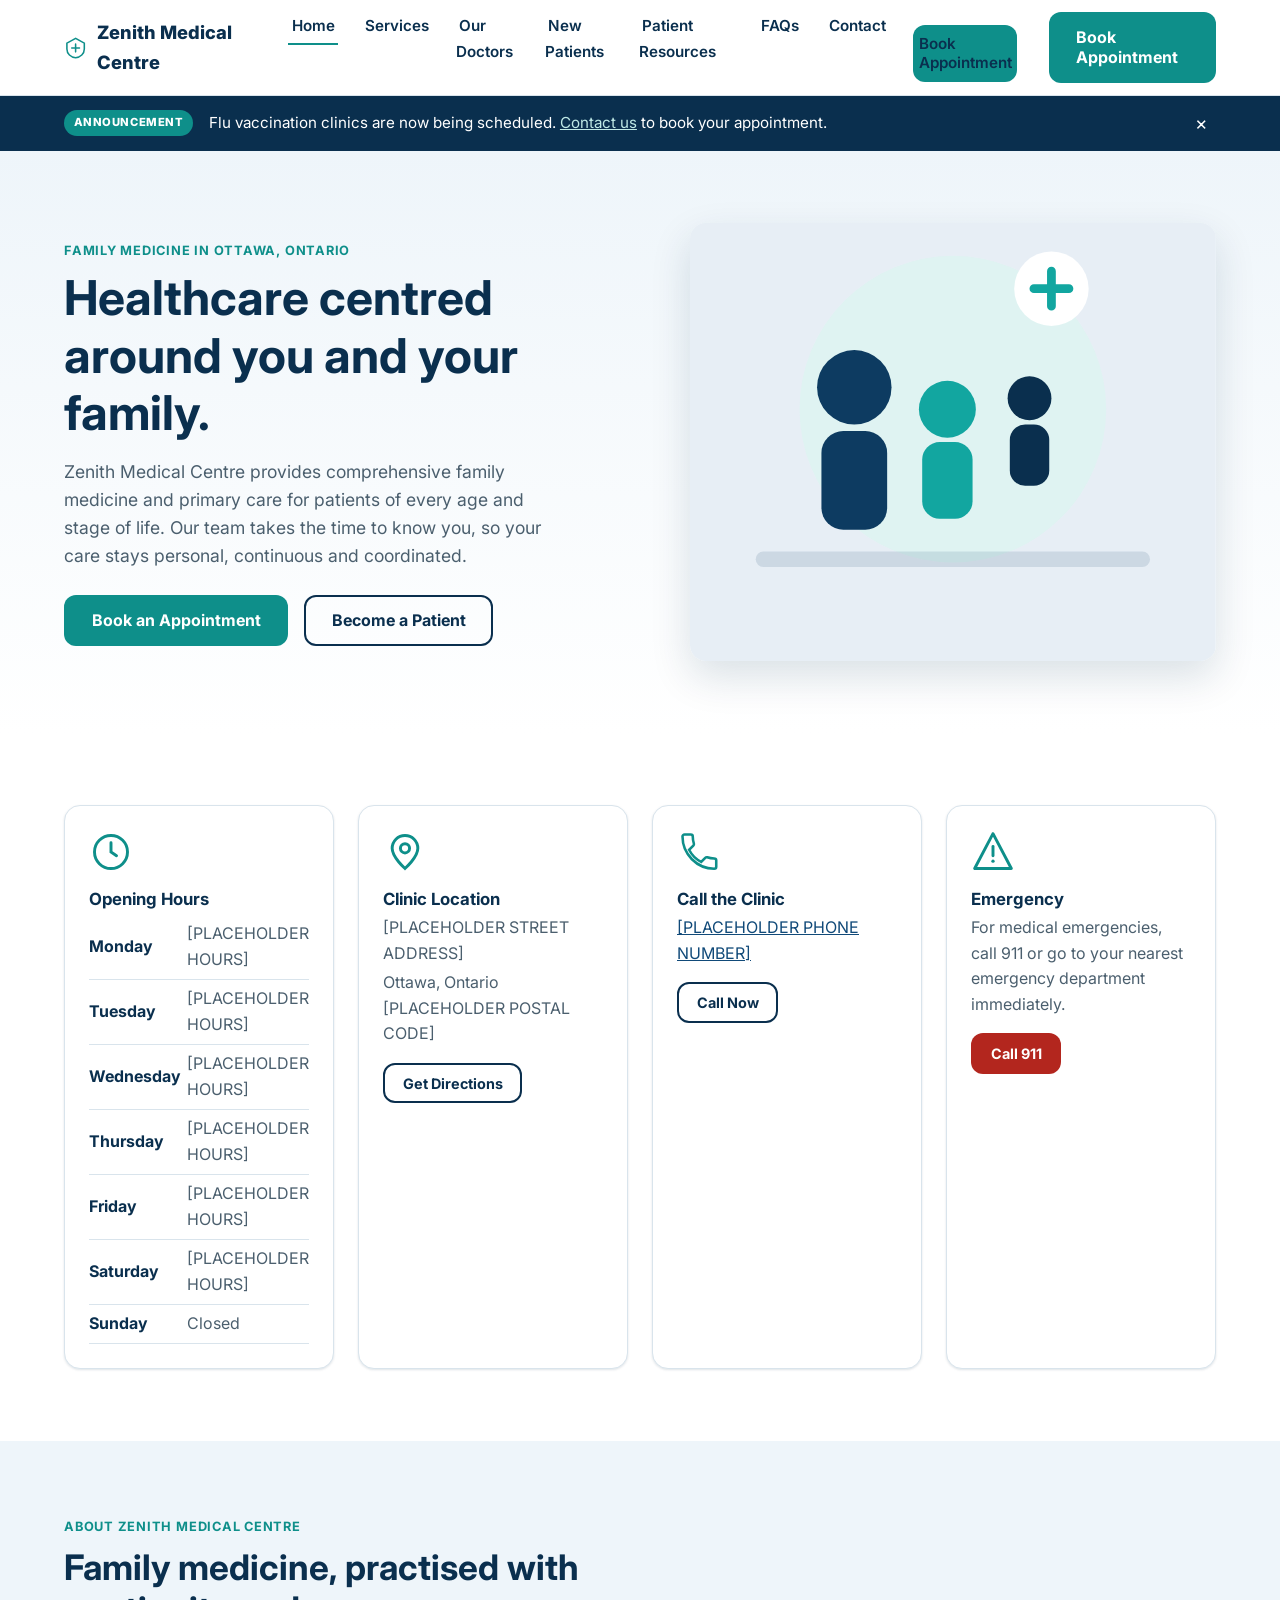
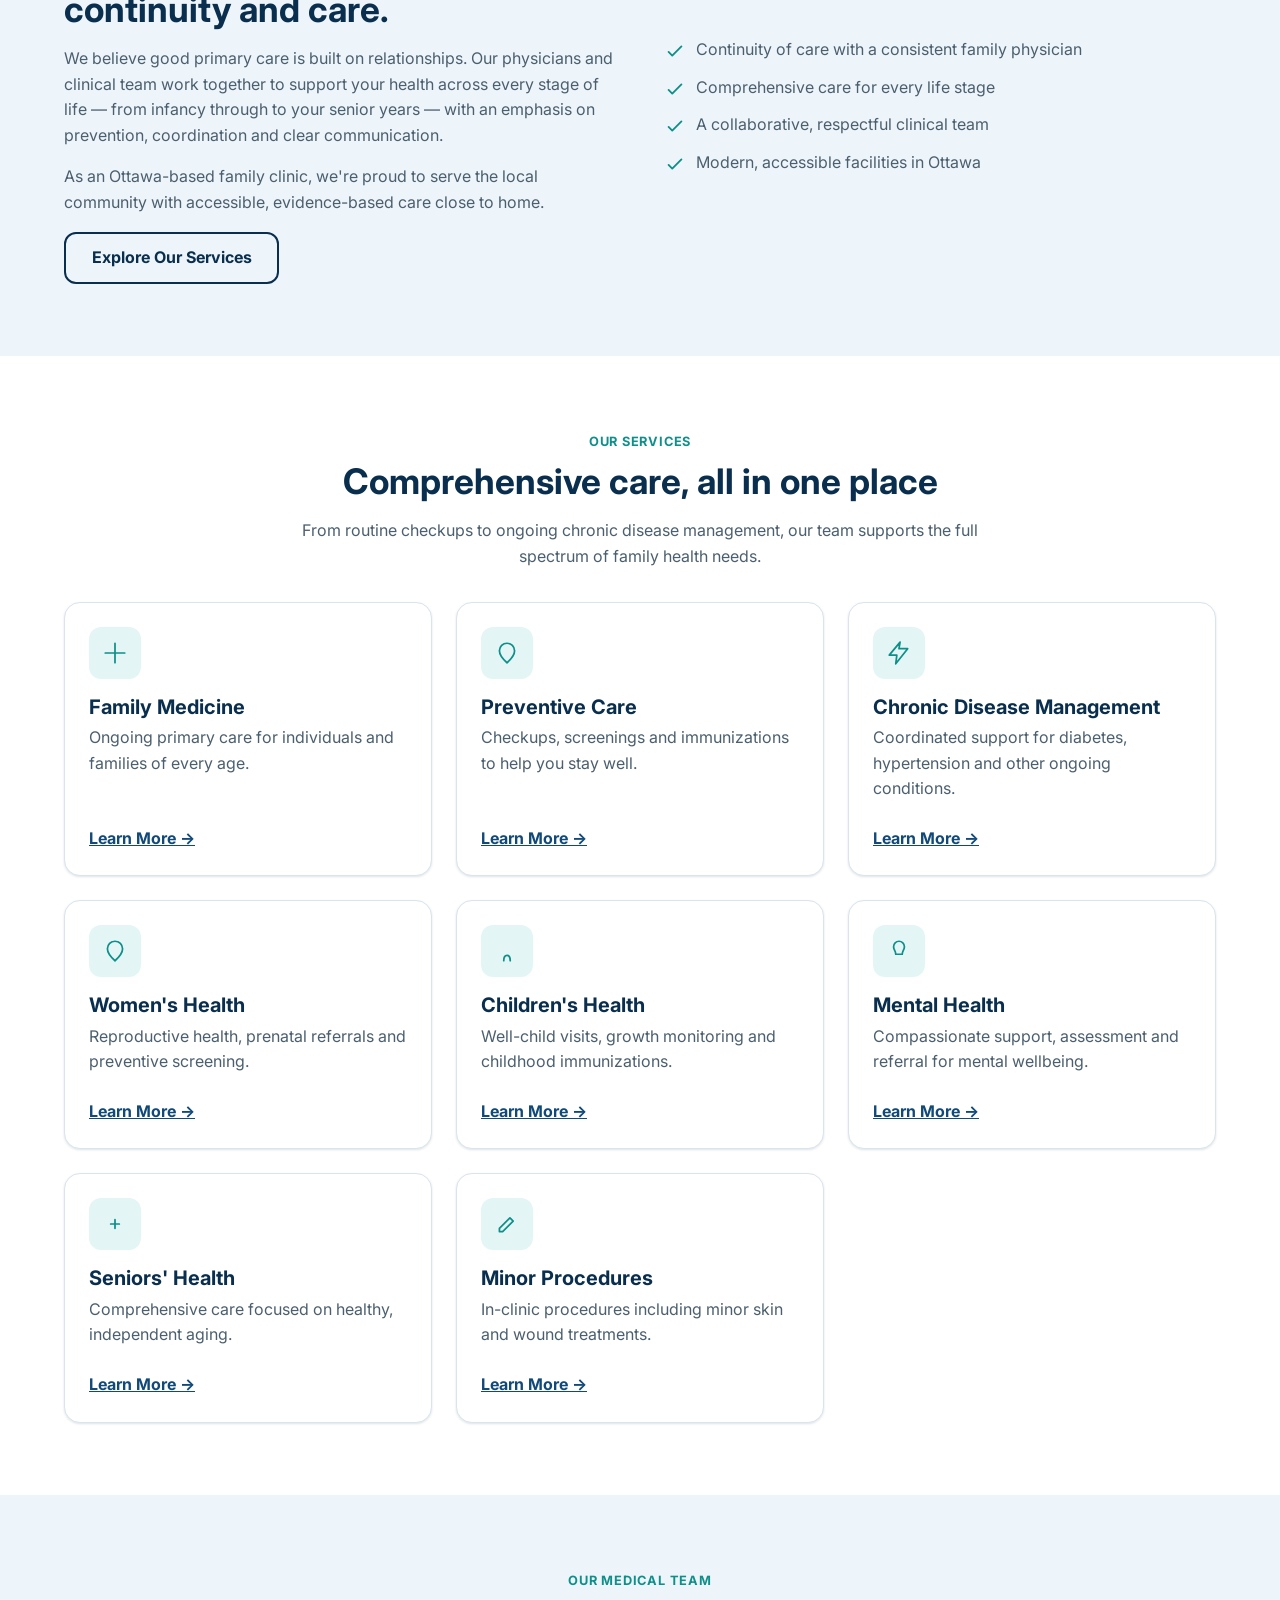
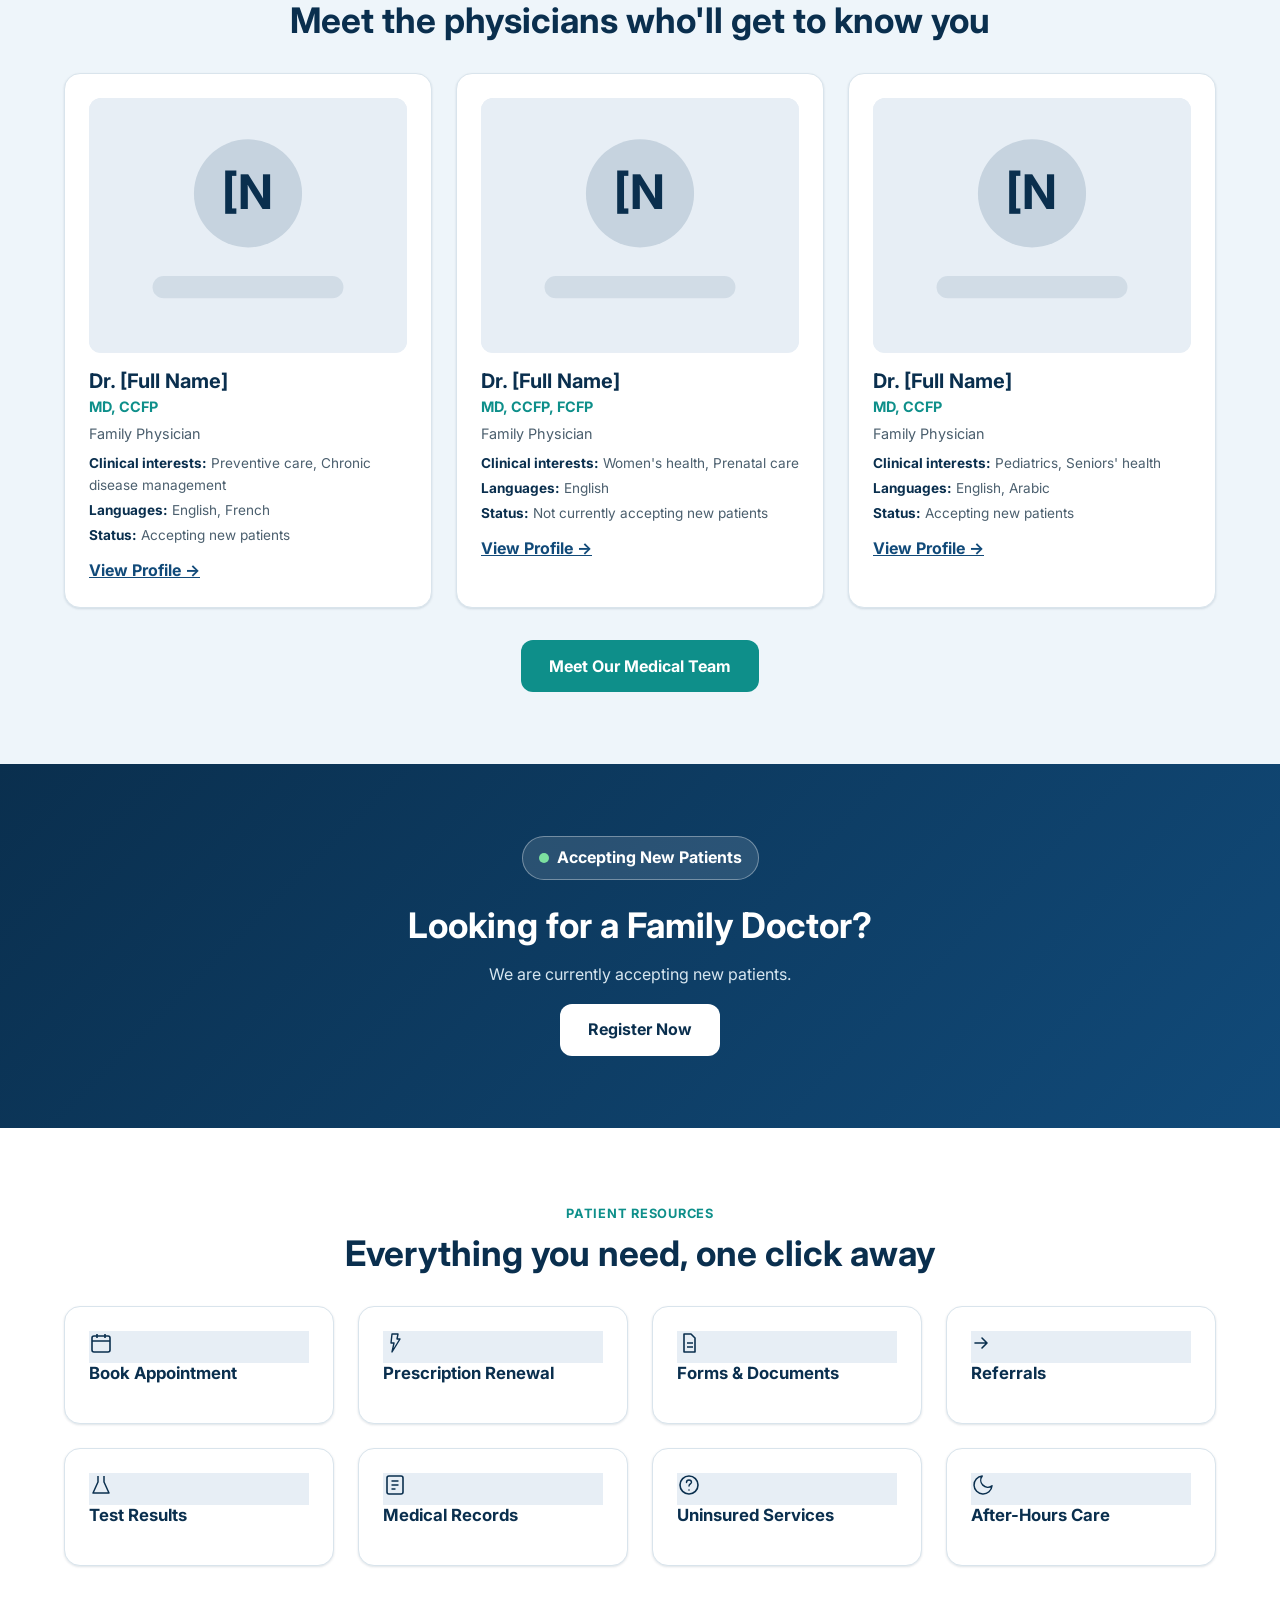
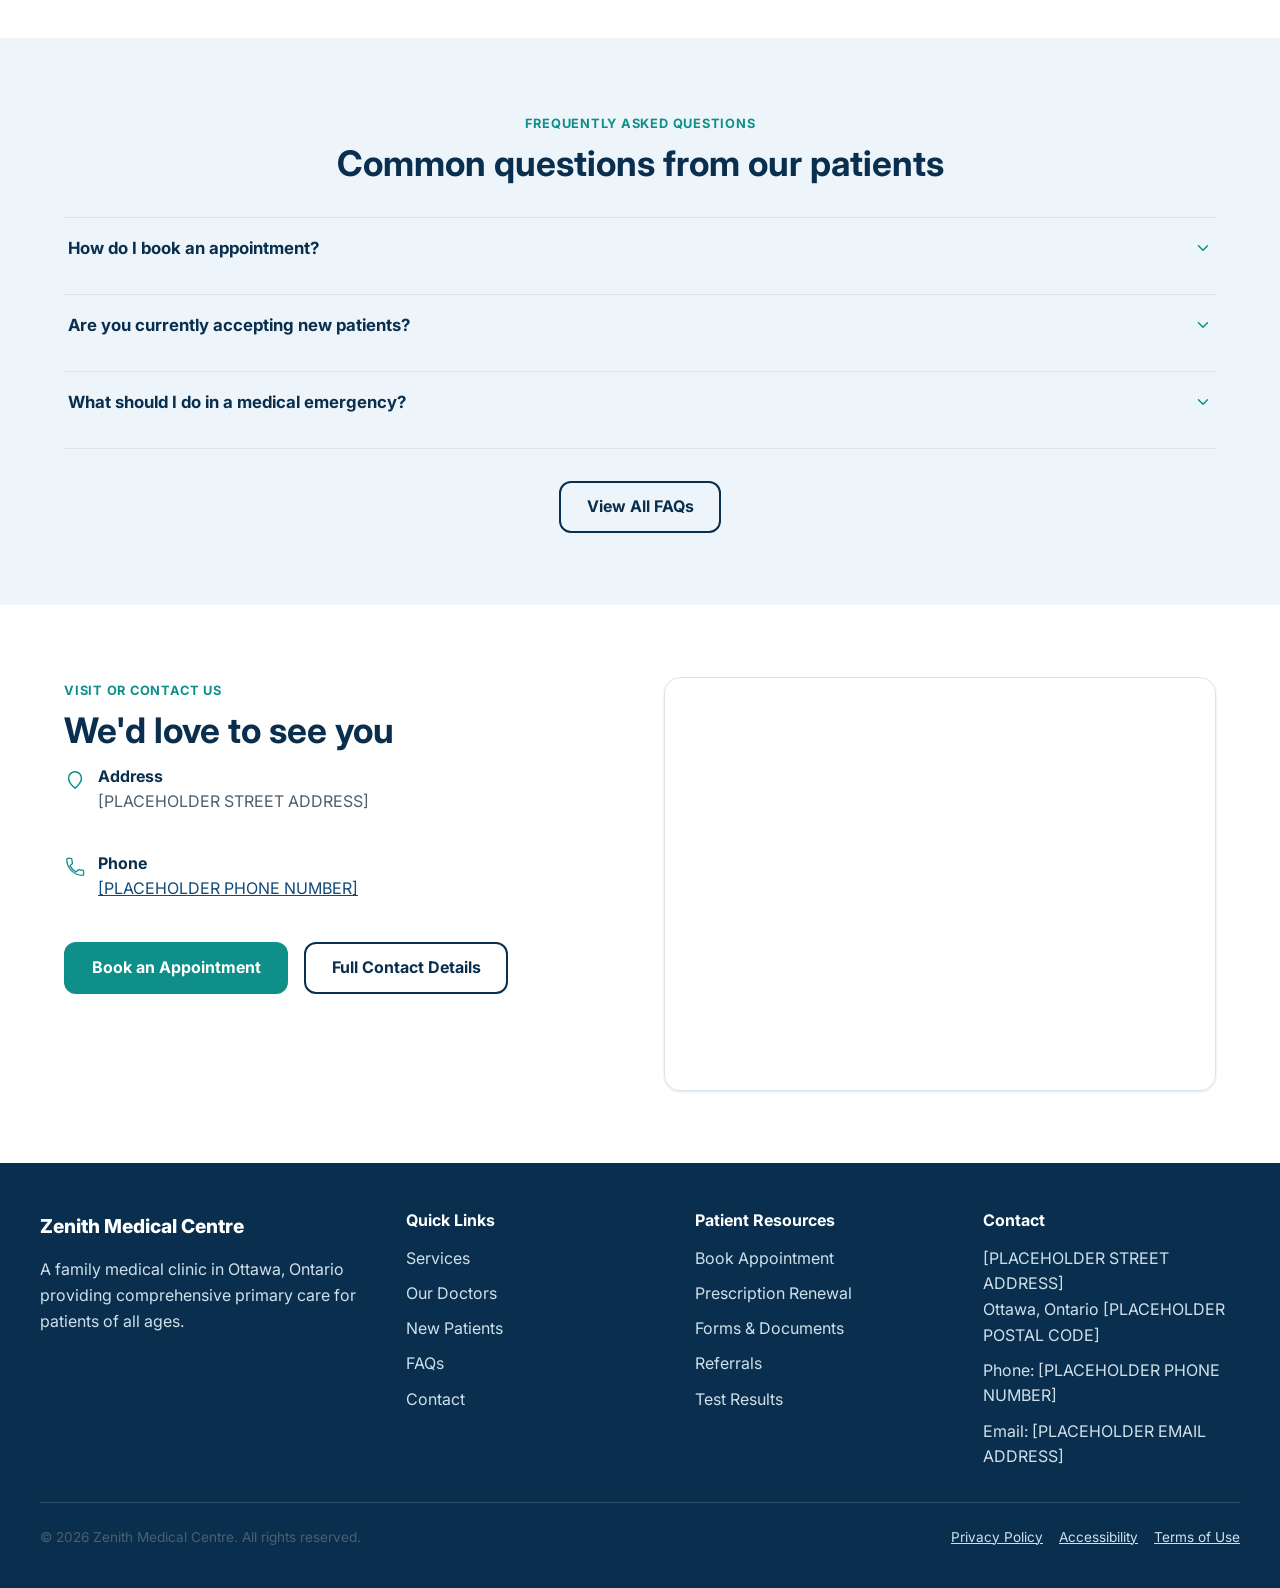
<file: Zenith Medical Website/index.html>
﻿<!DOCTYPE html>
<html lang="en-CA">
<head>
<meta charset="UTF-8">
<meta name="viewport" content="width=device-width, initial-scale=1.0">
<link rel="icon" href="data:image/svg+xml,%3Csvg xmlns=%27http://www.w3.org/2000/svg%27 viewBox=%270 0 24 24%27%3E%3Crect width=%2724%27 height=%2724%27 rx=%275%27 fill=%27%230a2f4e%27/%3E%3Cpath d=%27M12 12v-5M9.5 12h5%27 stroke=%27%2312a6a0%27 stroke-width=%272.4%27 stroke-linecap=%27round%27/%3E%3C/svg%3E">
<title>Zenith Medical Centre | Family Doctors &amp; Primary Care in Ottawa</title>
<meta name="description" content="Zenith Medical Centre is a family medical clinic in Ottawa, Ontario offering comprehensive primary care, preventive health, chronic disease management and more for patients of all ages.">
<link rel="canonical" href="https://www.zenithmedicalcentre.example/index.html">

<meta property="og:type" content="website">
<meta property="og:title" content="Zenith Medical Centre | Family Doctors & Primary Care in Ottawa">
<meta property="og:description" content="Comprehensive family medicine and primary care in Ottawa, Ontario. Book an appointment or register as a new patient today.">
<meta property="og:url" content="https://www.zenithmedicalcentre.example/index.html">
<meta property="og:locale" content="en_CA">
<meta name="twitter:card" content="summary_large_image">

<link rel="preconnect" href="https://fonts.googleapis.com">
<link rel="preconnect" href="https://fonts.gstatic.com" crossorigin>
<link href="https://fonts.googleapis.com/css2?family=Inter:wght@400;600;700;800&display=swap" rel="stylesheet">
<link rel="stylesheet" href="css/styles.css">

<script type="application/ld+json">
{
  "@context": "https://schema.org",
  "@type": "MedicalClinic",
  "name": "Zenith Medical Centre",
  "url": "https://www.zenithmedicalcentre.example/",
  "telephone": "[PLACEHOLDER PHONE NUMBER]",
  "email": "[PLACEHOLDER EMAIL ADDRESS]",
  "address": {
    "@type": "PostalAddress",
    "streetAddress": "[PLACEHOLDER STREET ADDRESS]",
    "addressLocality": "Ottawa",
    "addressRegion": "ON",
    "postalCode": "[PLACEHOLDER POSTAL CODE]",
    "addressCountry": "CA"
  },
  "medicalSpecialty": "Family medicine, primary care",
  "openingHoursSpecification": [
    { "@type": "OpeningHoursSpecification", "dayOfWeek": ["Monday","Tuesday","Wednesday","Thursday","Friday"], "opens": "00:00", "closes": "00:00" },
    { "@type": "OpeningHoursSpecification", "dayOfWeek": "Saturday", "opens": "00:00", "closes": "00:00" }
  ],
  "areaServed": "Ottawa, Ontario, Canada"
}
</script>
</head>
<body>
<a class="skip-link" href="#main-content">Skip to main content</a>

<header class="site-header">
  <div class="header-inner">
    <a class="brand" href="index.html">
      <svg class="brand-mark" width="28" height="28" viewBox="0 0 24 24" fill="none" aria-hidden="true"><path d="M12 2 3 7v6c0 5 4 8.5 9 9 5-.5 9-4 9-9V7l-9-5Z" stroke="currentColor" stroke-width="1.6"/><path d="M12 8v8M8 12h8" stroke="currentColor" stroke-width="1.6" stroke-linecap="round"/></svg>
      Zenith Medical Centre
    </a>
    <nav class="primary-nav" aria-label="Primary">
      <button id="nav-toggle" class="nav-toggle" aria-expanded="false" aria-controls="nav-links" aria-label="Toggle navigation menu">
        <span class="bar"></span><span class="bar"></span><span class="bar"></span>
      </button>
      <ul id="nav-links" class="nav-links">
        <li><a href="index.html" aria-current="page">Home</a></li>
        <li><a href="services.html">Services</a></li>
        <li><a href="doctors.html">Our Doctors</a></li>
        <li><a href="new-patients.html">New Patients</a></li>
        <li><a href="patient-resources.html">Patient Resources</a></li>
        <li><a href="faqs.html">FAQs</a></li>
        <li><a href="contact.html">Contact</a></li>
        <li><a class="btn btn-primary btn-block" href="contact.html#appointments" style="margin-top:0.75rem;">Book Appointment</a></li>
      </ul>
      <div class="header-cta">
        <a class="btn btn-primary" href="contact.html#appointments">Book Appointment</a>
      </div>
    </nav>
  </div>
</header>

<div id="announcement-banner" class="announcement-banner" hidden>
  <div class="container">
    <span class="badge">Announcement</span>
    <p data-announcement-text></p>
    <button class="dismiss" type="button" aria-label="Dismiss announcement">&times;</button>
  </div>
</div>

<main id="main-content">

  <!-- Section 1: Hero -->
  <section class="hero">
    <div class="container hero-grid">
      <div class="hero-copy">
        <span class="eyebrow">Family Medicine in Ottawa, Ontario</span>
        <h1>Healthcare centred around you and your family.</h1>
        <p>Zenith Medical Centre provides comprehensive family medicine and primary care for patients of every age and stage of life. Our team takes the time to know you, so your care stays personal, continuous and coordinated.</p>
        <div class="hero-actions">
          <a class="btn btn-primary" href="contact.html#appointments">Book an Appointment</a>
          <a class="btn btn-secondary" href="new-patients.html">Become a Patient</a>
        </div>
      </div>
      <div class="hero-media">
        <svg viewBox="0 0 480 400" role="img" aria-label="Illustration of a physician caring for a family" xmlns="http://www.w3.org/2000/svg">
          <rect width="480" height="400" fill="#e7eef5"/>
          <circle cx="240" cy="170" r="140" fill="#dff3f2"/>
          <circle cx="150" cy="150" r="34" fill="#0d3b61"/>
          <rect x="120" y="190" width="60" height="90" rx="20" fill="#0d3b61"/>
          <circle cx="235" cy="170" r="26" fill="#12a6a0"/>
          <rect x="212" y="200" width="46" height="70" rx="16" fill="#12a6a0"/>
          <circle cx="310" cy="160" r="20" fill="#0a2f4e"/>
          <rect x="292" y="184" width="36" height="56" rx="14" fill="#0a2f4e"/>
          <g transform="translate(330,60)">
            <circle r="34" fill="#ffffff"/>
            <path d="M0 -16v32M-16 0h32" stroke="#12a6a0" stroke-width="8" stroke-linecap="round"/>
          </g>
          <rect x="60" y="300" width="360" height="14" rx="7" fill="#0d3b61" opacity="0.12"/>
        </svg>
      </div>
    </div>
  </section>

  <!-- Section 2: Quick Information -->
  <section aria-label="Quick information">
    <div class="container grid grid-4">
      <div class="card info-card">
        <svg class="icon" viewBox="0 0 24 24" fill="none" aria-hidden="true"><circle cx="12" cy="12" r="9" stroke="currentColor" stroke-width="1.6"/><path d="M12 7v5l3 2" stroke="currentColor" stroke-width="1.6" stroke-linecap="round"/></svg>
        <h3>Opening Hours</h3>
        <table class="table-hours" aria-label="Clinic opening hours" data-render="hours"></table>
      </div>
      <div class="card info-card">
        <svg class="icon" viewBox="0 0 24 24" fill="none" aria-hidden="true"><path d="M12 21s-7-6.1-7-11a7 7 0 0 1 14 0c0 4.9-7 11-7 11Z" stroke="currentColor" stroke-width="1.6"/><circle cx="12" cy="10" r="2.5" stroke="currentColor" stroke-width="1.6"/></svg>
        <h3>Clinic Location</h3>
        <p id="contact-address-1">[PLACEHOLDER STREET ADDRESS]</p>
        <p id="contact-address-2" style="margin-top:-0.75rem;">Ottawa, Ontario [PLACEHOLDER POSTAL CODE]</p>
        <a class="btn btn-secondary btn-sm" data-render="directions-href" href="#" target="_blank" rel="noopener">Get Directions</a>
      </div>
      <div class="card info-card">
        <svg class="icon" viewBox="0 0 24 24" fill="none" aria-hidden="true"><path d="M6.6 10.8c1.4 2.8 3.8 5.2 6.6 6.6l2.2-2.2c.3-.3.7-.4 1.1-.3 1.2.4 2.5.6 3.8.6.6 0 1.1.5 1.1 1.1V20c0 .6-.5 1.1-1.1 1.1C10.9 21.1 3 13.2 3 3.6 3 3 3.5 2.5 4.1 2.5h3.4c.6 0 1.1.5 1.1 1.1 0 1.3.2 2.6.6 3.8.1.4 0 .8-.3 1.1L6.6 10.8Z" stroke="currentColor" stroke-width="1.4"/></svg>
        <h3>Call the Clinic</h3>
        <p><a data-render="contact-phone-href" href="tel:">[PLACEHOLDER PHONE NUMBER]</a></p>
        <a class="btn btn-secondary btn-sm" data-render="contact-phone-href" href="tel:">Call Now</a>
      </div>
      <div class="card info-card emergency">
        <svg class="icon" viewBox="0 0 24 24" fill="none" aria-hidden="true"><path d="M12 2 2 21h20L12 2Z" stroke="currentColor" stroke-width="1.6" stroke-linejoin="round"/><path d="M12 9v5" stroke="currentColor" stroke-width="1.6" stroke-linecap="round"/><circle cx="12" cy="17" r="0.9" fill="currentColor"/></svg>
        <h3>Emergency</h3>
        <p>For medical emergencies, call 911 or go to your nearest emergency department immediately.</p>
        <a class="btn btn-sm" style="background:#b3261e;color:#fff;" href="tel:911">Call 911</a>
      </div>
    </div>
  </section>

  <!-- Section 4: About -->
  <section class="section-bg-light">
    <div class="container about-grid">
      <div>
        <span class="eyebrow">About Zenith Medical Centre</span>
        <h2>Family medicine, practised with continuity and care.</h2>
        <p>We believe good primary care is built on relationships. Our physicians and clinical team work together to support your health across every stage of life &mdash; from infancy through to your senior years &mdash; with an emphasis on prevention, coordination and clear communication.</p>
        <p>As an Ottawa-based family clinic, we're proud to serve the local community with accessible, evidence-based care close to home.</p>
        <a class="btn btn-secondary" href="services.html">Explore Our Services</a>
      </div>
      <ul class="value-list">
        <li><svg width="22" height="22" viewBox="0 0 24 24" fill="none" aria-hidden="true"><path d="m5 13 4 4L19 7" stroke="currentColor" stroke-width="2" stroke-linecap="round" stroke-linejoin="round"/></svg> Continuity of care with a consistent family physician</li>
        <li><svg width="22" height="22" viewBox="0 0 24 24" fill="none" aria-hidden="true"><path d="m5 13 4 4L19 7" stroke="currentColor" stroke-width="2" stroke-linecap="round" stroke-linejoin="round"/></svg> Comprehensive care for every life stage</li>
        <li><svg width="22" height="22" viewBox="0 0 24 24" fill="none" aria-hidden="true"><path d="m5 13 4 4L19 7" stroke="currentColor" stroke-width="2" stroke-linecap="round" stroke-linejoin="round"/></svg> A collaborative, respectful clinical team</li>
        <li><svg width="22" height="22" viewBox="0 0 24 24" fill="none" aria-hidden="true"><path d="m5 13 4 4L19 7" stroke="currentColor" stroke-width="2" stroke-linecap="round" stroke-linejoin="round"/></svg> Modern, accessible facilities in Ottawa</li>
      </ul>
    </div>
  </section>

  <!-- Section 5: Services -->
  <section>
    <div class="container">
      <div class="section-heading center">
        <span class="eyebrow">Our Services</span>
        <h2>Comprehensive care, all in one place</h2>
        <p>From routine checkups to ongoing chronic disease management, our team supports the full spectrum of family health needs.</p>
      </div>
      <div class="grid grid-3" id="home-services-grid">
        <!-- Service cards -->
      </div>
    </div>
  </section>

  <!-- Section 6: Medical Team -->
  <section class="section-bg-light">
    <div class="container">
      <div class="section-heading center">
        <span class="eyebrow">Our Medical Team</span>
        <h2>Meet the physicians who'll get to know you</h2>
      </div>
      <div class="grid grid-3" data-render="doctors-preview" data-base-path=""></div>
      <div class="team-cta">
        <a class="btn btn-primary" href="doctors.html">Meet Our Medical Team</a>
      </div>
    </div>
  </section>

  <!-- Section 7: New Patients CTA -->
  <section class="cta-band">
    <div class="container">
      <div class="status-pill" data-render="registration-status"></div>
      <h2>Looking for a Family Doctor?</h2>
      <p data-render="registration-status-text">We are currently accepting new patients.</p>
      <a class="btn btn-inverse" href="new-patients.html">Register Now</a>
    </div>
  </section>

  <!-- Section 8: Patient Resources -->
  <section>
    <div class="container">
      <div class="section-heading center">
        <span class="eyebrow">Patient Resources</span>
        <h2>Everything you need, one click away</h2>
      </div>
      <div class="grid grid-4">
        <a class="card resource-card" href="patient-resources.html#book-appointment">
          <div class="icon-wrap"><svg width="24" height="24" viewBox="0 0 24 24" fill="none" aria-hidden="true"><rect x="3" y="5" width="18" height="16" rx="2" stroke="currentColor" stroke-width="1.6"/><path d="M8 3v4M16 3v4M3 10h18" stroke="currentColor" stroke-width="1.6"/></svg></div>
          <h3>Book Appointment</h3>
        </a>
        <a class="card resource-card" href="patient-resources.html#prescription-renewal">
          <div class="icon-wrap"><svg width="24" height="24" viewBox="0 0 24 24" fill="none" aria-hidden="true"><path d="M9 3h6l-1 5h3l-8 13 2-9H8l1-9Z" stroke="currentColor" stroke-width="1.4" stroke-linejoin="round"/></svg></div>
          <h3>Prescription Renewal</h3>
        </a>
        <a class="card resource-card" href="patient-resources.html#forms">
          <div class="icon-wrap"><svg width="24" height="24" viewBox="0 0 24 24" fill="none" aria-hidden="true"><path d="M7 3h7l4 4v14H7V3Z" stroke="currentColor" stroke-width="1.6" stroke-linejoin="round"/><path d="M10 12h6M10 16h6" stroke="currentColor" stroke-width="1.4"/></svg></div>
          <h3>Forms &amp; Documents</h3>
        </a>
        <a class="card resource-card" href="patient-resources.html#referrals">
          <div class="icon-wrap"><svg width="24" height="24" viewBox="0 0 24 24" fill="none" aria-hidden="true"><path d="M4 12h11M11 7l5 5-5 5" stroke="currentColor" stroke-width="1.6" stroke-linecap="round" stroke-linejoin="round"/></svg></div>
          <h3>Referrals</h3>
        </a>
        <a class="card resource-card" href="patient-resources.html#test-results">
          <div class="icon-wrap"><svg width="24" height="24" viewBox="0 0 24 24" fill="none" aria-hidden="true"><path d="M9 3v6L4 20h16L15 9V3" stroke="currentColor" stroke-width="1.5" stroke-linejoin="round"/></svg></div>
          <h3>Test Results</h3>
        </a>
        <a class="card resource-card" href="patient-resources.html#medical-records">
          <div class="icon-wrap"><svg width="24" height="24" viewBox="0 0 24 24" fill="none" aria-hidden="true"><rect x="4" y="3" width="16" height="18" rx="2" stroke="currentColor" stroke-width="1.6"/><path d="M9 8h6M9 12h6M9 16h3" stroke="currentColor" stroke-width="1.4" stroke-linecap="round"/></svg></div>
          <h3>Medical Records</h3>
        </a>
        <a class="card resource-card" href="patient-resources.html#uninsured-services">
          <div class="icon-wrap"><svg width="24" height="24" viewBox="0 0 24 24" fill="none" aria-hidden="true"><circle cx="12" cy="12" r="9" stroke="currentColor" stroke-width="1.6"/><path d="M9.5 9.5c0-1.4 1.1-2.5 2.5-2.5s2.5 1 2.5 2.2c0 1.6-2.5 1.8-2.5 3.8" stroke="currentColor" stroke-width="1.4" stroke-linecap="round"/><circle cx="12" cy="17" r="0.8" fill="currentColor"/></svg></div>
          <h3>Uninsured Services</h3>
        </a>
        <a class="card resource-card" href="patient-resources.html#after-hours">
          <div class="icon-wrap"><svg width="24" height="24" viewBox="0 0 24 24" fill="none" aria-hidden="true"><path d="M21 12.8A9 9 0 1 1 11.2 3a7 7 0 0 0 9.8 9.8Z" stroke="currentColor" stroke-width="1.5" stroke-linejoin="round"/></svg></div>
          <h3>After-Hours Care</h3>
        </a>
      </div>
    </div>
  </section>

  <!-- Section 9: FAQs (short preview) -->
  <section class="section-bg-light">
    <div class="container">
      <div class="section-heading center">
        <span class="eyebrow">Frequently Asked Questions</span>
        <h2>Common questions from our patients</h2>
      </div>
      <div class="accordion" id="home-faq-preview">
        <div class="accordion-item">
          <h3>
            <button class="accordion-trigger" aria-expanded="false" aria-controls="home-faq-1">
              How do I book an appointment?
              <svg class="chev" width="18" height="18" viewBox="0 0 24 24" fill="none" aria-hidden="true"><path d="m6 9 6 6 6-6" stroke="currentColor" stroke-width="2" stroke-linecap="round" stroke-linejoin="round"/></svg>
            </button>
          </h3>
          <div class="accordion-panel" id="home-faq-1" data-open="false">
            <div class="accordion-panel-inner">Call our clinic during opening hours, or visit our <a href="contact.html">Contact</a> page for booking options. Existing patients may also have access to online booking through our patient portal (details provided at registration).</div>
          </div>
        </div>
        <div class="accordion-item">
          <h3>
            <button class="accordion-trigger" aria-expanded="false" aria-controls="home-faq-2">
              Are you currently accepting new patients?
              <svg class="chev" width="18" height="18" viewBox="0 0 24 24" fill="none" aria-hidden="true"><path d="m6 9 6 6 6-6" stroke="currentColor" stroke-width="2" stroke-linecap="round" stroke-linejoin="round"/></svg>
            </button>
          </h3>
          <div class="accordion-panel" id="home-faq-2" data-open="false">
            <div class="accordion-panel-inner">Our registration status changes from time to time. Visit our <a href="new-patients.html">New Patients</a> page for our current status and how to register.</div>
          </div>
        </div>
        <div class="accordion-item">
          <h3>
            <button class="accordion-trigger" aria-expanded="false" aria-controls="home-faq-3">
              What should I do in a medical emergency?
              <svg class="chev" width="18" height="18" viewBox="0 0 24 24" fill="none" aria-hidden="true"><path d="m6 9 6 6 6-6" stroke="currentColor" stroke-width="2" stroke-linecap="round" stroke-linejoin="round"/></svg>
            </button>
          </h3>
          <div class="accordion-panel" id="home-faq-3" data-open="false">
            <div class="accordion-panel-inner">Call 911 or go to your nearest emergency department. Our clinic is not equipped to handle medical emergencies.</div>
          </div>
        </div>
      </div>
      <div class="team-cta"><a class="btn btn-secondary" href="faqs.html">View All FAQs</a></div>
    </div>
  </section>

  <!-- Section 10: Contact -->
  <section id="contact-preview">
    <div class="container contact-grid">
      <div>
        <span class="eyebrow">Visit or Contact Us</span>
        <h2>We'd love to see you</h2>
        <div class="contact-detail">
          <svg width="22" height="22" viewBox="0 0 24 24" fill="none" aria-hidden="true"><path d="M12 21s-7-6.1-7-11a7 7 0 0 1 14 0c0 4.9-7 11-7 11Z" stroke="currentColor" stroke-width="1.6"/></svg>
          <div><h3>Address</h3><p id="contact-address-1-b">[PLACEHOLDER STREET ADDRESS]</p></div>
        </div>
        <div class="contact-detail">
          <svg width="22" height="22" viewBox="0 0 24 24" fill="none" aria-hidden="true"><path d="M6.6 10.8c1.4 2.8 3.8 5.2 6.6 6.6l2.2-2.2c.3-.3.7-.4 1.1-.3 1.2.4 2.5.6 3.8.6.6 0 1.1.5 1.1 1.1V20c0 .6-.5 1.1-1.1 1.1C10.9 21.1 3 13.2 3 3.6 3 3 3.5 2.5 4.1 2.5h3.4c.6 0 1.1.5 1.1 1.1 0 1.3.2 2.6.6 3.8.1.4 0 .8-.3 1.1L6.6 10.8Z" stroke="currentColor" stroke-width="1.4"/></svg>
          <div><h3>Phone</h3><p><a data-render="contact-phone-href" href="tel:">[PLACEHOLDER PHONE NUMBER]</a></p></div>
        </div>
        <div class="hero-actions">
          <a class="btn btn-primary" href="contact.html#appointments">Book an Appointment</a>
          <a class="btn btn-secondary" href="contact.html">Full Contact Details</a>
        </div>
      </div>
      <div class="map-frame">
        <iframe data-render="map-embed" title="Map showing the approximate location of Zenith Medical Centre in Ottawa" loading="lazy" referrerpolicy="no-referrer-when-downgrade"></iframe>
      </div>
    </div>
  </section>

</main>

<footer class="site-footer">
  <div class="container footer-top">
    <div class="footer-grid">
      <div>
        <span class="footer-brand">Zenith Medical Centre</span>
        <p style="color:#cfe0ea;">A family medical clinic in Ottawa, Ontario providing comprehensive primary care for patients of all ages.</p>
      </div>
      <div>
        <h3>Quick Links</h3>
        <ul>
          <li><a href="services.html">Services</a></li>
          <li><a href="doctors.html">Our Doctors</a></li>
          <li><a href="new-patients.html">New Patients</a></li>
          <li><a href="faqs.html">FAQs</a></li>
          <li><a href="contact.html">Contact</a></li>
        </ul>
      </div>
      <div>
        <h3>Patient Resources</h3>
        <ul>
          <li><a href="patient-resources.html#book-appointment">Book Appointment</a></li>
          <li><a href="patient-resources.html#prescription-renewal">Prescription Renewal</a></li>
          <li><a href="patient-resources.html#forms">Forms &amp; Documents</a></li>
          <li><a href="patient-resources.html#referrals">Referrals</a></li>
          <li><a href="patient-resources.html#test-results">Test Results</a></li>
        </ul>
      </div>
      <div>
        <h3>Contact</h3>
        <ul>
          <li><span id="contact-address-1-f">[PLACEHOLDER STREET ADDRESS]</span><br><span id="contact-address-2-f">Ottawa, ON [PLACEHOLDER POSTAL CODE]</span></li>
          <li>Phone: <a data-render="contact-phone-href" href="tel:">[PLACEHOLDER PHONE NUMBER]</a></li>
          <li>Email: <a data-render="contact-email-href" href="mailto:">[PLACEHOLDER EMAIL ADDRESS]</a></li>
        </ul>
      </div>
    </div>
  </div>
  <div class="container footer-bottom">
    <p>&copy; 2026 Zenith Medical Centre. All rights reserved.</p>
    <ul>
      <li><a href="privacy.html">Privacy Policy</a></li>
      <li><a href="accessibility.html">Accessibility</a></li>
      <li><a href="terms.html">Terms of Use</a></li>
    </ul>
  </div>
</footer>

<script src="js/content.js"></script>
<script src="js/main.js"></script>
<script>
  // Home services grid (kept inline here since Services page has richer detail sections)
  document.addEventListener("DOMContentLoaded", function () {
    var services = [
      { icon: 'M12 3v18M3 12h18', title: 'Family Medicine', desc: 'Ongoing primary care for individuals and families of every age.' },
      { icon: 'M12 21s-7-6.1-7-11a7 7 0 0 1 14 0c0 4.9-7 11-7 11Z', title: 'Preventive Care', desc: 'Checkups, screenings and immunizations to help you stay well.' },
      { icon: 'M13 2 3 14h7l-1 8 11-14h-8l1-6Z', title: 'Chronic Disease Management', desc: 'Coordinated support for diabetes, hypertension and other ongoing conditions.' },
      { icon: 'M12 21s-7-6.1-7-11a7 7 0 0 1 14 0c0 4.9-7 11-7 11Z', title: "Women's Health", desc: 'Reproductive health, prenatal referrals and preventive screening.' },
      { icon: 'M9 21c0-3 1-5 3-5s3 2 3 5', title: "Children's Health", desc: 'Well-child visits, growth monitoring and childhood immunizations.' },
      { icon: 'M12 3a5 5 0 0 1 5 5c0 3-2 4-2 7h-6c0-3-2-4-2-7a5 5 0 0 1 5-5Z', title: 'Mental Health', desc: 'Compassionate support, assessment and referral for mental wellbeing.' },
      { icon: 'M12 8v8M8 12h8', title: "Seniors' Health", desc: 'Comprehensive care focused on healthy, independent aging.' },
      { icon: 'M14.7 6.3 17.7 9.3 8 19H5v-3l9.7-9.7Z', title: 'Minor Procedures', desc: 'In-clinic procedures including minor skin and wound treatments.' }
    ];
    var grid = document.getElementById('home-services-grid');
    if (grid) {
      grid.innerHTML = services.map(function (s) {
        return '<article class="card service-card">' +
          '<div class="icon-wrap"><svg width="26" height="26" viewBox="0 0 24 24" fill="none" aria-hidden="true"><path d="' + s.icon + '" stroke="currentColor" stroke-width="1.6" stroke-linecap="round" stroke-linejoin="round"/></svg></div>' +
          '<h3>' + s.title + '</h3><p>' + s.desc + '</p>' +
          '<a class="learn-more" href="services.html">Learn More &rarr;</a>' +
          '</article>';
      }).join('');
    }
    // Sync address text mirrors that don't use IDs targeted by main.js
    if (typeof CLINIC_CONTENT !== 'undefined') {
      var c = CLINIC_CONTENT.contact;
      ['contact-address-1-b','contact-address-1-f'].forEach(function(id){ var el=document.getElementById(id); if(el) el.textContent = c.addressLine1; });
      var addr2 = document.getElementById('contact-address-2-f'); if (addr2) addr2.textContent = c.addressLine2;
    }
  });
</script>
</body>
</html>
</file>
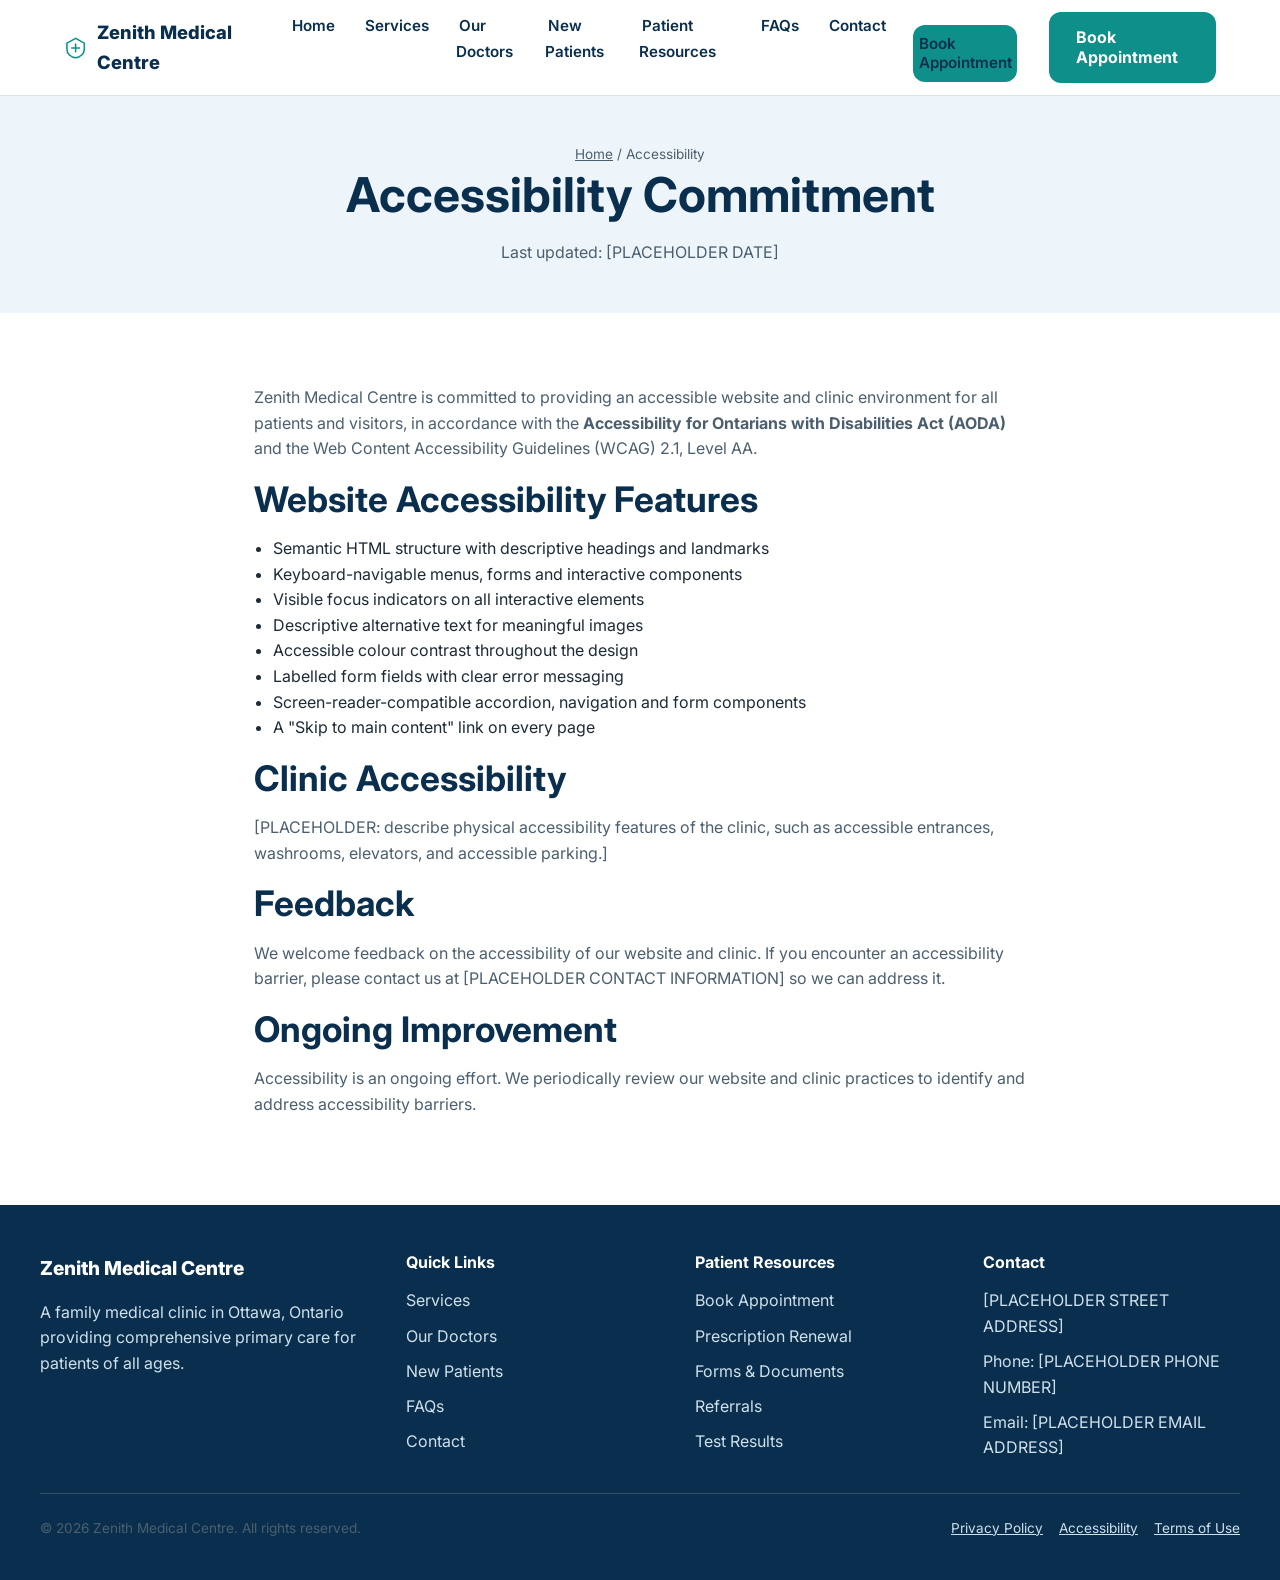
<file: Zenith Medical Website/accessibility.html>
﻿<!DOCTYPE html>
<html lang="en-CA">
<head>
<meta charset="UTF-8">
<meta name="viewport" content="width=device-width, initial-scale=1.0">
<link rel="icon" href="data:image/svg+xml,%3Csvg xmlns=%27http://www.w3.org/2000/svg%27 viewBox=%270 0 24 24%27%3E%3Crect width=%2724%27 height=%2724%27 rx=%275%27 fill=%27%230a2f4e%27/%3E%3Cpath d=%27M12 12v-5M9.5 12h5%27 stroke=%27%2312a6a0%27 stroke-width=%272.4%27 stroke-linecap=%27round%27/%3E%3C/svg%3E">
<title>Accessibility | Zenith Medical Centre Ottawa</title>
<meta name="description" content="Zenith Medical Centre's accessibility commitment for our website and clinic, in accordance with AODA and WCAG 2.1 AA standards.">
<link rel="canonical" href="https://www.zenithmedicalcentre.example/accessibility.html">
<link rel="preconnect" href="https://fonts.googleapis.com">
<link rel="preconnect" href="https://fonts.gstatic.com" crossorigin>
<link href="https://fonts.googleapis.com/css2?family=Inter:wght@400;600;700;800&display=swap" rel="stylesheet">
<link rel="stylesheet" href="css/styles.css">
</head>
<body>
<a class="skip-link" href="#main-content">Skip to main content</a>

<header class="site-header">
  <div class="header-inner">
    <a class="brand" href="index.html">
      <svg class="brand-mark" width="28" height="28" viewBox="0 0 24 24" fill="none" aria-hidden="true"><path d="M12 2 3 7v6c0 5 4 8.5 9 9 5-.5 9-4 9-9V7l-9-5Z" stroke="currentColor" stroke-width="1.6"/><path d="M12 8v8M8 12h8" stroke="currentColor" stroke-width="1.6" stroke-linecap="round"/></svg>
      Zenith Medical Centre
    </a>
    <nav class="primary-nav" aria-label="Primary">
      <button id="nav-toggle" class="nav-toggle" aria-expanded="false" aria-controls="nav-links" aria-label="Toggle navigation menu">
        <span class="bar"></span><span class="bar"></span><span class="bar"></span>
      </button>
      <ul id="nav-links" class="nav-links">
        <li><a href="index.html">Home</a></li>
        <li><a href="services.html">Services</a></li>
        <li><a href="doctors.html">Our Doctors</a></li>
        <li><a href="new-patients.html">New Patients</a></li>
        <li><a href="patient-resources.html">Patient Resources</a></li>
        <li><a href="faqs.html">FAQs</a></li>
        <li><a href="contact.html">Contact</a></li>
        <li><a class="btn btn-primary btn-block" href="contact.html#appointments" style="margin-top:0.75rem;">Book Appointment</a></li>
      </ul>
      <div class="header-cta">
        <a class="btn btn-primary" href="contact.html#appointments">Book Appointment</a>
      </div>
    </nav>
  </div>
</header>

<main id="main-content">
  <section class="page-header">
    <div class="container">
      <p class="breadcrumb"><a href="index.html">Home</a> / Accessibility</p>
      <h1>Accessibility Commitment</h1>
      <p>Last updated: [PLACEHOLDER DATE]</p>
    </div>
  </section>

  <section>
    <div class="container" style="max-width:820px;">
      <p>Zenith Medical Centre is committed to providing an accessible website and clinic environment for all patients and visitors, in accordance with the <strong>Accessibility for Ontarians with Disabilities Act (AODA)</strong> and the Web Content Accessibility Guidelines (WCAG) 2.1, Level AA.</p>

      <h2>Website Accessibility Features</h2>
      <ul>
        <li>Semantic HTML structure with descriptive headings and landmarks</li>
        <li>Keyboard-navigable menus, forms and interactive components</li>
        <li>Visible focus indicators on all interactive elements</li>
        <li>Descriptive alternative text for meaningful images</li>
        <li>Accessible colour contrast throughout the design</li>
        <li>Labelled form fields with clear error messaging</li>
        <li>Screen-reader-compatible accordion, navigation and form components</li>
        <li>A "Skip to main content" link on every page</li>
      </ul>

      <h2>Clinic Accessibility</h2>
      <p>[PLACEHOLDER: describe physical accessibility features of the clinic, such as accessible entrances, washrooms, elevators, and accessible parking.]</p>

      <h2>Feedback</h2>
      <p>We welcome feedback on the accessibility of our website and clinic. If you encounter an accessibility barrier, please contact us at [PLACEHOLDER CONTACT INFORMATION] so we can address it.</p>

      <h2>Ongoing Improvement</h2>
      <p>Accessibility is an ongoing effort. We periodically review our website and clinic practices to identify and address accessibility barriers.</p>
    </div>
  </section>
</main>

<footer class="site-footer">
  <div class="container footer-top">
    <div class="footer-grid">
      <div>
        <span class="footer-brand">Zenith Medical Centre</span>
        <p style="color:#cfe0ea;">A family medical clinic in Ottawa, Ontario providing comprehensive primary care for patients of all ages.</p>
      </div>
      <div>
        <h3>Quick Links</h3>
        <ul>
          <li><a href="services.html">Services</a></li>
          <li><a href="doctors.html">Our Doctors</a></li>
          <li><a href="new-patients.html">New Patients</a></li>
          <li><a href="faqs.html">FAQs</a></li>
          <li><a href="contact.html">Contact</a></li>
        </ul>
      </div>
      <div>
        <h3>Patient Resources</h3>
        <ul>
          <li><a href="patient-resources.html#book-appointment">Book Appointment</a></li>
          <li><a href="patient-resources.html#prescription-renewal">Prescription Renewal</a></li>
          <li><a href="patient-resources.html#forms">Forms &amp; Documents</a></li>
          <li><a href="patient-resources.html#referrals">Referrals</a></li>
          <li><a href="patient-resources.html#test-results">Test Results</a></li>
        </ul>
      </div>
      <div>
        <h3>Contact</h3>
        <ul>
          <li id="contact-address-1">[PLACEHOLDER STREET ADDRESS]<br><span id="contact-address-2">Ottawa, ON [PLACEHOLDER POSTAL CODE]</span></li>
          <li>Phone: <a data-render="contact-phone-href" href="tel:">[PLACEHOLDER PHONE NUMBER]</a></li>
          <li>Email: <a data-render="contact-email-href" href="mailto:">[PLACEHOLDER EMAIL ADDRESS]</a></li>
        </ul>
      </div>
    </div>
  </div>
  <div class="container footer-bottom">
    <p>&copy; 2026 Zenith Medical Centre. All rights reserved.</p>
    <ul>
      <li><a href="privacy.html">Privacy Policy</a></li>
      <li><a href="accessibility.html" aria-current="page">Accessibility</a></li>
      <li><a href="terms.html">Terms of Use</a></li>
    </ul>
  </div>
</footer>

<script src="js/content.js"></script>
<script src="js/main.js"></script>
</body>
</html>
</file>
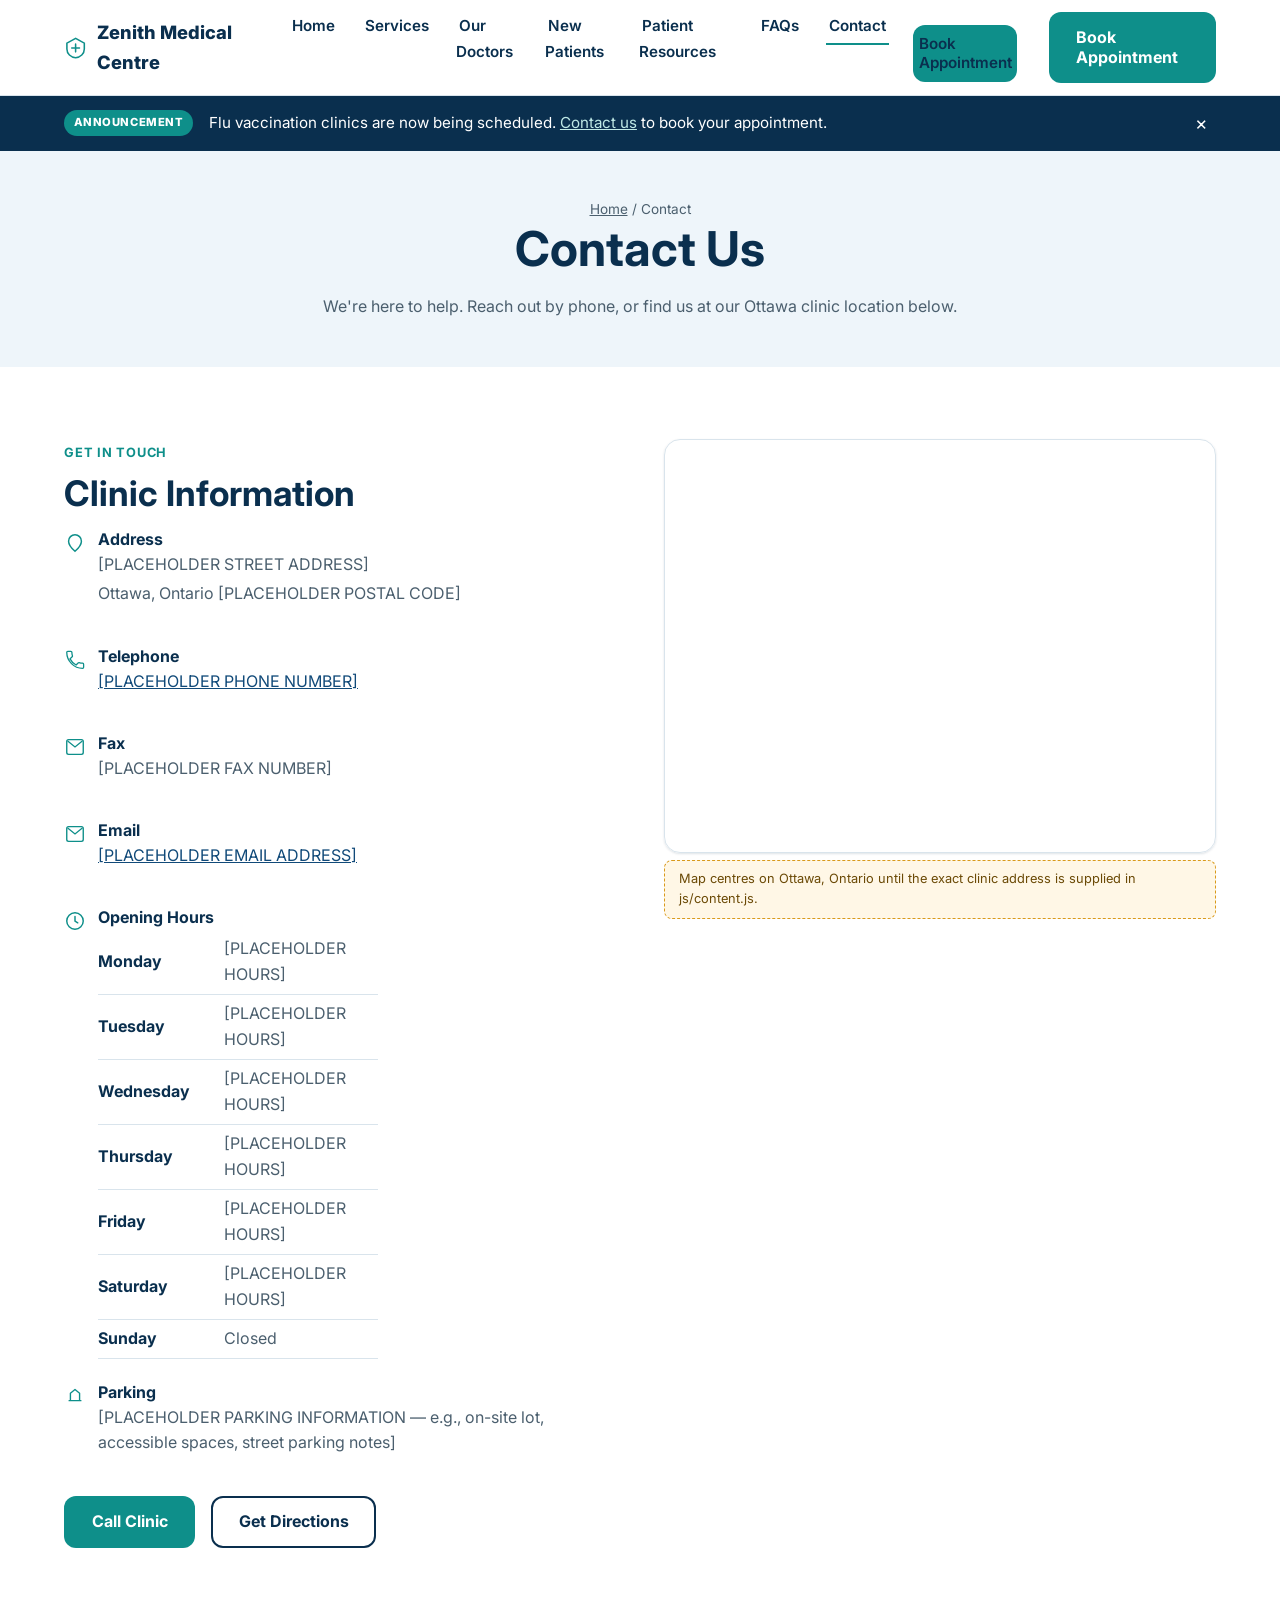
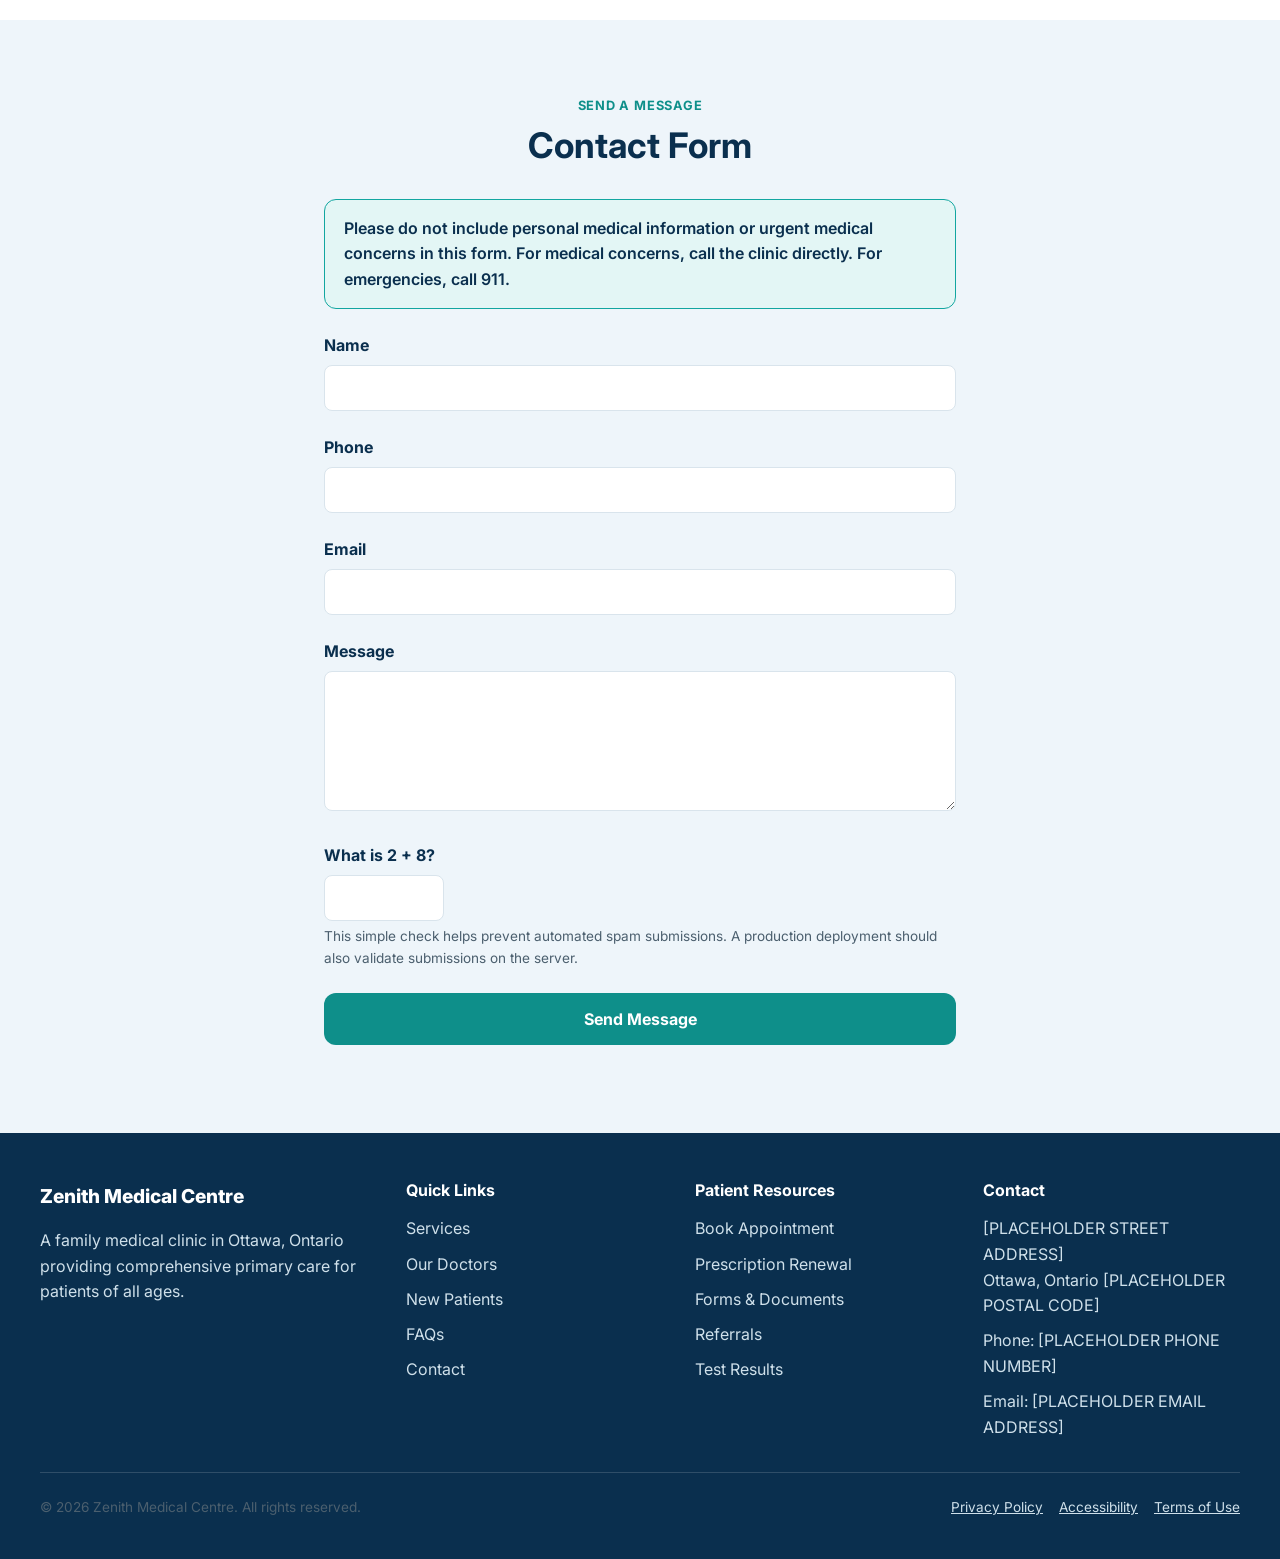
<file: Zenith Medical Website/contact.html>
﻿<!DOCTYPE html>
<html lang="en-CA">
<head>
<meta charset="UTF-8">
<meta name="viewport" content="width=device-width, initial-scale=1.0">
<link rel="icon" href="data:image/svg+xml,%3Csvg xmlns=%27http://www.w3.org/2000/svg%27 viewBox=%270 0 24 24%27%3E%3Crect width=%2724%27 height=%2724%27 rx=%275%27 fill=%27%230a2f4e%27/%3E%3Cpath d=%27M12 12v-5M9.5 12h5%27 stroke=%27%2312a6a0%27 stroke-width=%272.4%27 stroke-linecap=%27round%27/%3E%3C/svg%3E">
<title>Contact Us | Zenith Medical Centre Ottawa</title>
<meta name="description" content="Contact Zenith Medical Centre in Ottawa, Ontario. Find our address, phone number, hours, parking information and directions.">
<link rel="canonical" href="https://www.zenithmedicalcentre.example/contact.html">
<meta property="og:type" content="website">
<meta property="og:title" content="Contact Us | Zenith Medical Centre Ottawa">
<meta property="og:description" content="Address, phone, hours and directions for Zenith Medical Centre in Ottawa.">
<link rel="preconnect" href="https://fonts.googleapis.com">
<link rel="preconnect" href="https://fonts.gstatic.com" crossorigin>
<link href="https://fonts.googleapis.com/css2?family=Inter:wght@400;600;700;800&display=swap" rel="stylesheet">
<link rel="stylesheet" href="css/styles.css">
</head>
<body>
<a class="skip-link" href="#main-content">Skip to main content</a>

<header class="site-header">
  <div class="header-inner">
    <a class="brand" href="index.html">
      <svg class="brand-mark" width="28" height="28" viewBox="0 0 24 24" fill="none" aria-hidden="true"><path d="M12 2 3 7v6c0 5 4 8.5 9 9 5-.5 9-4 9-9V7l-9-5Z" stroke="currentColor" stroke-width="1.6"/><path d="M12 8v8M8 12h8" stroke="currentColor" stroke-width="1.6" stroke-linecap="round"/></svg>
      Zenith Medical Centre
    </a>
    <nav class="primary-nav" aria-label="Primary">
      <button id="nav-toggle" class="nav-toggle" aria-expanded="false" aria-controls="nav-links" aria-label="Toggle navigation menu">
        <span class="bar"></span><span class="bar"></span><span class="bar"></span>
      </button>
      <ul id="nav-links" class="nav-links">
        <li><a href="index.html">Home</a></li>
        <li><a href="services.html">Services</a></li>
        <li><a href="doctors.html">Our Doctors</a></li>
        <li><a href="new-patients.html">New Patients</a></li>
        <li><a href="patient-resources.html">Patient Resources</a></li>
        <li><a href="faqs.html">FAQs</a></li>
        <li><a href="contact.html" aria-current="page">Contact</a></li>
        <li><a class="btn btn-primary btn-block" href="#appointments" style="margin-top:0.75rem;">Book Appointment</a></li>
      </ul>
      <div class="header-cta">
        <a class="btn btn-primary" href="#appointments">Book Appointment</a>
      </div>
    </nav>
  </div>
</header>

<div id="announcement-banner" class="announcement-banner" hidden>
  <div class="container">
    <span class="badge">Announcement</span>
    <p data-announcement-text></p>
    <button class="dismiss" type="button" aria-label="Dismiss announcement">&times;</button>
  </div>
</div>

<main id="main-content">
  <section class="page-header">
    <div class="container">
      <p class="breadcrumb"><a href="index.html">Home</a> / Contact</p>
      <h1>Contact Us</h1>
      <p>We're here to help. Reach out by phone, or find us at our Ottawa clinic location below.</p>
    </div>
  </section>

  <section id="appointments">
    <div class="container contact-grid">
      <div>
        <span class="eyebrow">Get in Touch</span>
        <h2>Clinic Information</h2>

        <div class="contact-detail">
          <svg width="22" height="22" viewBox="0 0 24 24" fill="none" aria-hidden="true"><path d="M12 21s-7-6.1-7-11a7 7 0 0 1 14 0c0 4.9-7 11-7 11Z" stroke="currentColor" stroke-width="1.6"/></svg>
          <div>
            <h3>Address</h3>
            <p id="contact-address-1">[PLACEHOLDER STREET ADDRESS]</p>
            <p id="contact-address-2" style="margin-top:-0.75rem;">Ottawa, ON [PLACEHOLDER POSTAL CODE]</p>
          </div>
        </div>

        <div class="contact-detail">
          <svg width="22" height="22" viewBox="0 0 24 24" fill="none" aria-hidden="true"><path d="M6.6 10.8c1.4 2.8 3.8 5.2 6.6 6.6l2.2-2.2c.3-.3.7-.4 1.1-.3 1.2.4 2.5.6 3.8.6.6 0 1.1.5 1.1 1.1V20c0 .6-.5 1.1-1.1 1.1C10.9 21.1 3 13.2 3 3.6 3 3 3.5 2.5 4.1 2.5h3.4c.6 0 1.1.5 1.1 1.1 0 1.3.2 2.6.6 3.8.1.4 0 .8-.3 1.1L6.6 10.8Z" stroke="currentColor" stroke-width="1.4"/></svg>
          <div>
            <h3>Telephone</h3>
            <p><a data-render="contact-phone-href" href="tel:">[PLACEHOLDER PHONE NUMBER]</a></p>
          </div>
        </div>

        <div class="contact-detail">
          <svg width="22" height="22" viewBox="0 0 24 24" fill="none" aria-hidden="true"><rect x="3" y="4" width="18" height="16" rx="2" stroke="currentColor" stroke-width="1.5"/><path d="M4 5.5 12 12l8-6.5" stroke="currentColor" stroke-width="1.4"/></svg>
          <div>
            <h3>Fax</h3>
            <p id="contact-fax-text">[PLACEHOLDER FAX NUMBER]</p>
          </div>
        </div>

        <div class="contact-detail">
          <svg width="22" height="22" viewBox="0 0 24 24" fill="none" aria-hidden="true"><rect x="3" y="4" width="18" height="16" rx="2" stroke="currentColor" stroke-width="1.5"/><path d="M4 5.5 12 12l8-6.5" stroke="currentColor" stroke-width="1.4"/></svg>
          <div>
            <h3>Email</h3>
            <p><a data-render="contact-email-href" href="mailto:">[PLACEHOLDER EMAIL ADDRESS]</a></p>
          </div>
        </div>

        <div class="contact-detail">
          <svg width="22" height="22" viewBox="0 0 24 24" fill="none" aria-hidden="true"><circle cx="12" cy="12" r="9" stroke="currentColor" stroke-width="1.6"/><path d="M12 7v5l3 2" stroke="currentColor" stroke-width="1.6" stroke-linecap="round"/></svg>
          <div>
            <h3>Opening Hours</h3>
            <table class="table-hours" data-render="hours"></table>
          </div>
        </div>

        <div class="contact-detail">
          <svg width="22" height="22" viewBox="0 0 24 24" fill="none" aria-hidden="true"><path d="M5 17h14M7 17V9l5-4 5 4v8" stroke="currentColor" stroke-width="1.5" stroke-linejoin="round"/></svg>
          <div>
            <h3>Parking</h3>
            <p id="contact-parking-text">[PLACEHOLDER PARKING INFORMATION]</p>
          </div>
        </div>

        <div class="hero-actions">
          <a class="btn btn-primary" data-render="contact-phone-href" href="tel:">Call Clinic</a>
          <a class="btn btn-secondary" data-render="directions-href" href="#" target="_blank" rel="noopener">Get Directions</a>
        </div>
      </div>

      <div>
        <div class="map-frame">
          <iframe data-render="map-embed" title="Map showing the approximate location of Zenith Medical Centre in Ottawa" loading="lazy" referrerpolicy="no-referrer-when-downgrade"></iframe>
        </div>
        <p class="placeholder-note">Map centres on Ottawa, Ontario until the exact clinic address is supplied in js/content.js.</p>
      </div>
    </div>
  </section>

  <section class="section-bg-light">
    <div class="container" style="max-width:680px;">
      <div class="section-heading center">
        <span class="eyebrow">Send a Message</span>
        <h2>Contact Form</h2>
      </div>

      <div class="form-notice" role="note">
        Please do not include personal medical information or urgent medical concerns in this form. For medical concerns, call the clinic directly. For emergencies, call 911.
      </div>

      <form id="contact-form" novalidate>
        <div class="form-group">
          <label for="contact-name">Name</label>
          <input class="form-control" type="text" id="contact-name" name="name" autocomplete="name" required aria-describedby="contact-name-error">
          <p class="field-error" id="contact-name-error" role="alert"></p>
        </div>

        <div class="form-group">
          <label for="contact-phone">Phone</label>
          <input class="form-control" type="tel" id="contact-phone" name="phone" autocomplete="tel" required aria-describedby="contact-phone-error">
          <p class="field-error" id="contact-phone-error" role="alert"></p>
        </div>

        <div class="form-group">
          <label for="contact-email">Email</label>
          <input class="form-control" type="email" id="contact-email" name="email" autocomplete="email" required aria-describedby="contact-email-error">
          <p class="field-error" id="contact-email-error" role="alert"></p>
        </div>

        <div class="form-group">
          <label for="contact-message">Message</label>
          <textarea class="form-control" id="contact-message" name="message" required aria-describedby="contact-message-error"></textarea>
          <p class="field-error" id="contact-message-error" role="alert"></p>
        </div>

        <!-- Honeypot field: hidden from real users, catches basic bots -->
        <div class="honeypot-field" aria-hidden="true">
          <label for="website">Leave this field blank</label>
          <input type="text" id="website" name="website" tabindex="-1" autocomplete="off">
        </div>

        <div class="form-group">
          <label for="captcha-answer" id="captcha-question">Verification question</label>
          <div class="captcha-row">
            <input class="form-control" type="text" inputmode="numeric" id="captcha-answer" name="captcha-answer" required aria-describedby="captcha-answer-error">
          </div>
          <p class="field-error" id="captcha-answer-error" role="alert"></p>
          <p class="hint">This simple check helps prevent automated spam submissions. A production deployment should also validate submissions on the server.</p>
        </div>

        <button class="btn btn-primary btn-block" type="submit">Send Message</button>
        <p class="form-status" id="form-status" role="status" aria-live="polite"></p>
      </form>
    </div>
  </section>
</main>

<footer class="site-footer">
  <div class="container footer-top">
    <div class="footer-grid">
      <div>
        <span class="footer-brand">Zenith Medical Centre</span>
        <p style="color:#cfe0ea;">A family medical clinic in Ottawa, Ontario providing comprehensive primary care for patients of all ages.</p>
      </div>
      <div>
        <h3>Quick Links</h3>
        <ul>
          <li><a href="services.html">Services</a></li>
          <li><a href="doctors.html">Our Doctors</a></li>
          <li><a href="new-patients.html">New Patients</a></li>
          <li><a href="faqs.html">FAQs</a></li>
          <li><a href="contact.html">Contact</a></li>
        </ul>
      </div>
      <div>
        <h3>Patient Resources</h3>
        <ul>
          <li><a href="patient-resources.html#book-appointment">Book Appointment</a></li>
          <li><a href="patient-resources.html#prescription-renewal">Prescription Renewal</a></li>
          <li><a href="patient-resources.html#forms">Forms &amp; Documents</a></li>
          <li><a href="patient-resources.html#referrals">Referrals</a></li>
          <li><a href="patient-resources.html#test-results">Test Results</a></li>
        </ul>
      </div>
      <div>
        <h3>Contact</h3>
        <ul>
          <li id="contact-address-1-f">[PLACEHOLDER STREET ADDRESS]<br><span id="contact-address-2-f">Ottawa, ON [PLACEHOLDER POSTAL CODE]</span></li>
          <li>Phone: <a data-render="contact-phone-href" href="tel:">[PLACEHOLDER PHONE NUMBER]</a></li>
          <li>Email: <a data-render="contact-email-href" href="mailto:">[PLACEHOLDER EMAIL ADDRESS]</a></li>
        </ul>
      </div>
    </div>
  </div>
  <div class="container footer-bottom">
    <p>&copy; 2026 Zenith Medical Centre. All rights reserved.</p>
    <ul>
      <li><a href="privacy.html">Privacy Policy</a></li>
      <li><a href="accessibility.html">Accessibility</a></li>
      <li><a href="terms.html">Terms of Use</a></li>
    </ul>
  </div>
</footer>

<script src="js/content.js"></script>
<script src="js/main.js"></script>
<script>
  document.addEventListener("DOMContentLoaded", function () {
    if (typeof CLINIC_CONTENT !== "undefined") {
      var c = CLINIC_CONTENT.contact;
      var a1 = document.getElementById("contact-address-1-f"); if (a1) a1.childNodes[0].nodeValue = c.addressLine1;
      var a2 = document.getElementById("contact-address-2-f"); if (a2) a2.textContent = c.addressLine2;
    }
  });
</script>
</body>
</html>
</file>
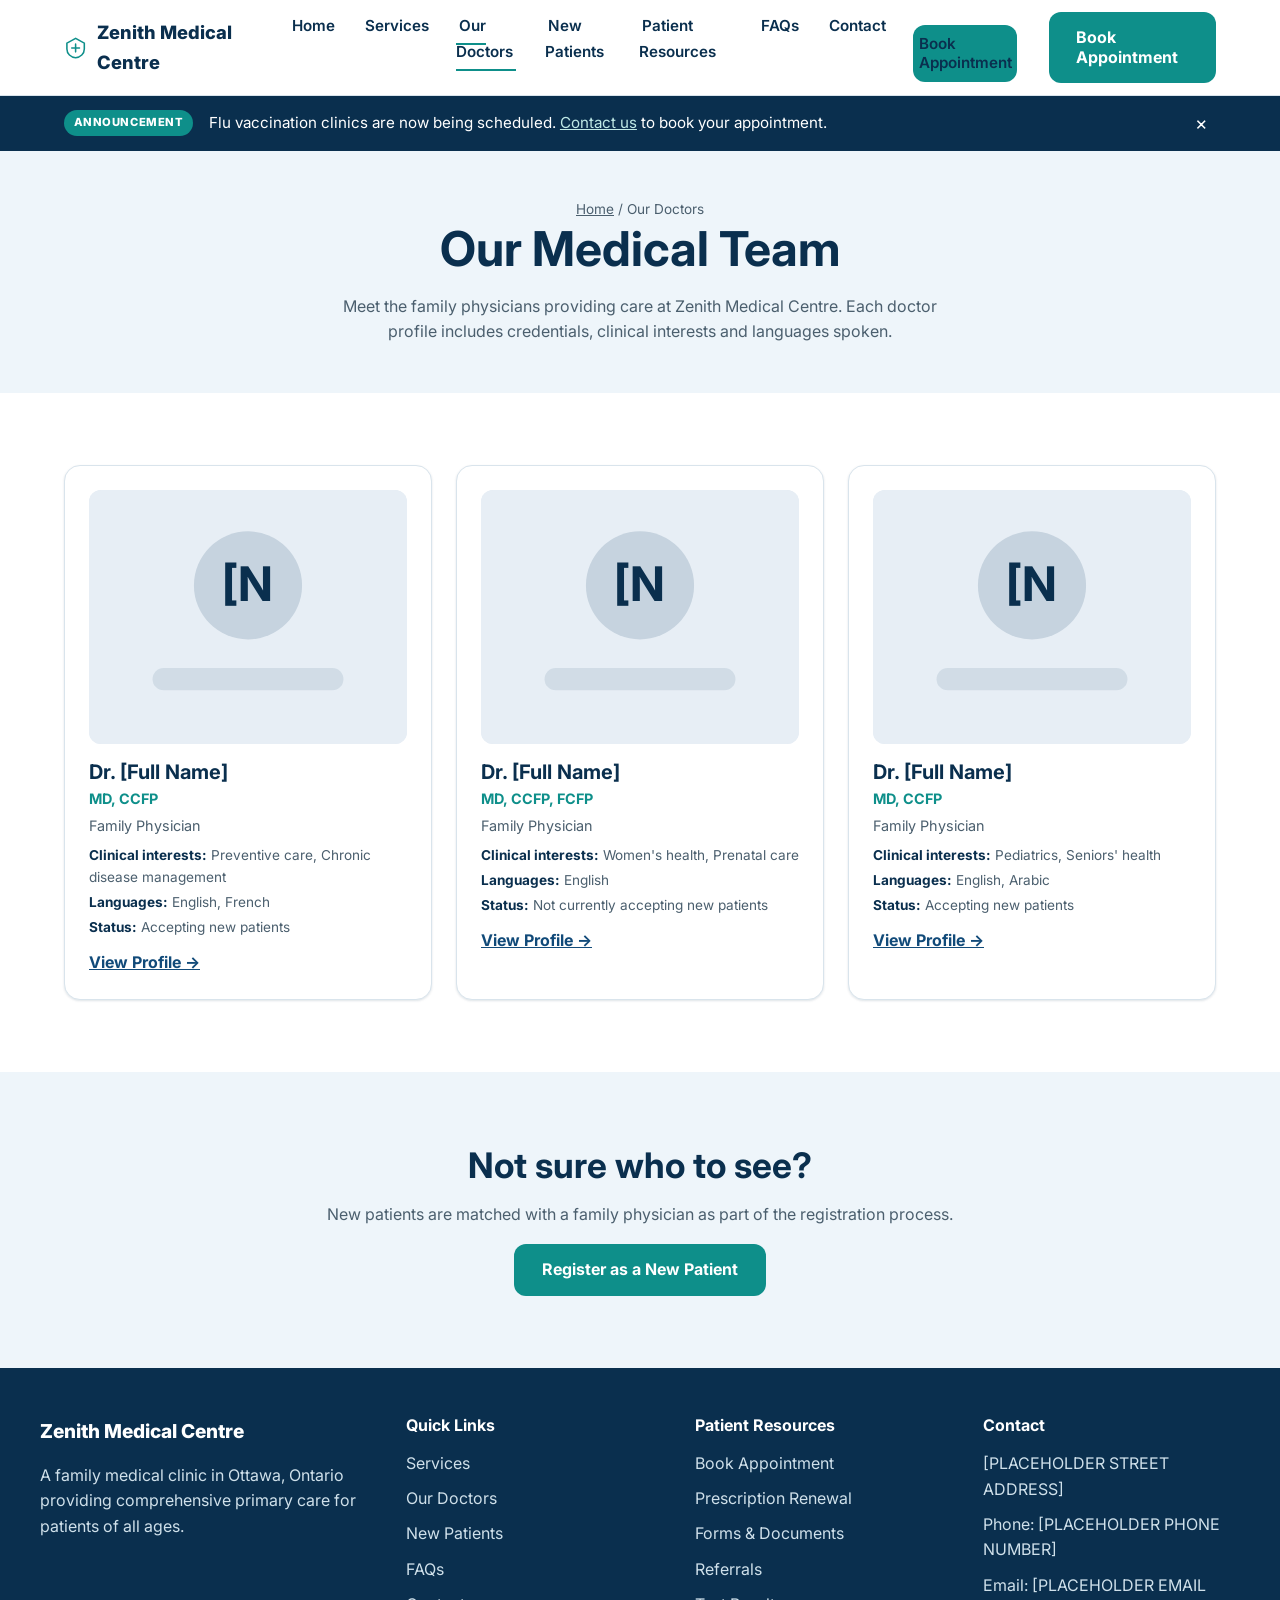
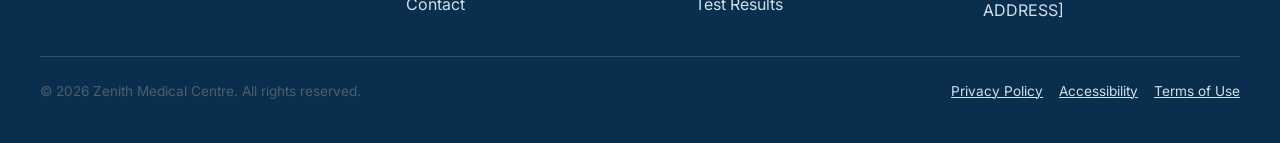
<file: Zenith Medical Website/doctors.html>
﻿<!DOCTYPE html>
<html lang="en-CA">
<head>
<meta charset="UTF-8">
<meta name="viewport" content="width=device-width, initial-scale=1.0">
<link rel="icon" href="data:image/svg+xml,%3Csvg xmlns=%27http://www.w3.org/2000/svg%27 viewBox=%270 0 24 24%27%3E%3Crect width=%2724%27 height=%2724%27 rx=%275%27 fill=%27%230a2f4e%27/%3E%3Cpath d=%27M12 12v-5M9.5 12h5%27 stroke=%27%2312a6a0%27 stroke-width=%272.4%27 stroke-linecap=%27round%27/%3E%3C/svg%3E">
<title>Our Doctors | Zenith Medical Centre Ottawa</title>
<meta name="description" content="Meet the family physicians at Zenith Medical Centre in Ottawa, Ontario. View credentials, clinical interests and languages spoken.">
<link rel="canonical" href="https://www.zenithmedicalcentre.example/doctors.html">
<meta property="og:type" content="website">
<meta property="og:title" content="Our Doctors | Zenith Medical Centre Ottawa">
<meta property="og:description" content="Meet the family physicians at Zenith Medical Centre in Ottawa.">
<link rel="preconnect" href="https://fonts.googleapis.com">
<link rel="preconnect" href="https://fonts.gstatic.com" crossorigin>
<link href="https://fonts.googleapis.com/css2?family=Inter:wght@400;600;700;800&display=swap" rel="stylesheet">
<link rel="stylesheet" href="css/styles.css">
</head>
<body>
<a class="skip-link" href="#main-content">Skip to main content</a>

<header class="site-header">
  <div class="header-inner">
    <a class="brand" href="index.html">
      <svg class="brand-mark" width="28" height="28" viewBox="0 0 24 24" fill="none" aria-hidden="true"><path d="M12 2 3 7v6c0 5 4 8.5 9 9 5-.5 9-4 9-9V7l-9-5Z" stroke="currentColor" stroke-width="1.6"/><path d="M12 8v8M8 12h8" stroke="currentColor" stroke-width="1.6" stroke-linecap="round"/></svg>
      Zenith Medical Centre
    </a>
    <nav class="primary-nav" aria-label="Primary">
      <button id="nav-toggle" class="nav-toggle" aria-expanded="false" aria-controls="nav-links" aria-label="Toggle navigation menu">
        <span class="bar"></span><span class="bar"></span><span class="bar"></span>
      </button>
      <ul id="nav-links" class="nav-links">
        <li><a href="index.html">Home</a></li>
        <li><a href="services.html">Services</a></li>
        <li><a href="doctors.html" aria-current="page">Our Doctors</a></li>
        <li><a href="new-patients.html">New Patients</a></li>
        <li><a href="patient-resources.html">Patient Resources</a></li>
        <li><a href="faqs.html">FAQs</a></li>
        <li><a href="contact.html">Contact</a></li>
        <li><a class="btn btn-primary btn-block" href="contact.html#appointments" style="margin-top:0.75rem;">Book Appointment</a></li>
      </ul>
      <div class="header-cta">
        <a class="btn btn-primary" href="contact.html#appointments">Book Appointment</a>
      </div>
    </nav>
  </div>
</header>

<div id="announcement-banner" class="announcement-banner" hidden>
  <div class="container">
    <span class="badge">Announcement</span>
    <p data-announcement-text></p>
    <button class="dismiss" type="button" aria-label="Dismiss announcement">&times;</button>
  </div>
</div>

<main id="main-content">
  <section class="page-header">
    <div class="container">
      <p class="breadcrumb"><a href="index.html">Home</a> / Our Doctors</p>
      <h1>Our Medical Team</h1>
      <p>Meet the family physicians providing care at Zenith Medical Centre. Each doctor profile includes credentials, clinical interests and languages spoken.</p>
    </div>
  </section>

  <section>
    <div class="container">
      <div class="grid grid-3" data-render="doctors-full" data-base-path=""></div>
    </div>
  </section>

  <section class="section-bg-light">
    <div class="container" style="text-align:center;">
      <h2>Not sure who to see?</h2>
      <p>New patients are matched with a family physician as part of the registration process.</p>
      <a class="btn btn-primary" href="new-patients.html">Register as a New Patient</a>
    </div>
  </section>
</main>

<footer class="site-footer">
  <div class="container footer-top">
    <div class="footer-grid">
      <div>
        <span class="footer-brand">Zenith Medical Centre</span>
        <p style="color:#cfe0ea;">A family medical clinic in Ottawa, Ontario providing comprehensive primary care for patients of all ages.</p>
      </div>
      <div>
        <h3>Quick Links</h3>
        <ul>
          <li><a href="services.html">Services</a></li>
          <li><a href="doctors.html">Our Doctors</a></li>
          <li><a href="new-patients.html">New Patients</a></li>
          <li><a href="faqs.html">FAQs</a></li>
          <li><a href="contact.html">Contact</a></li>
        </ul>
      </div>
      <div>
        <h3>Patient Resources</h3>
        <ul>
          <li><a href="patient-resources.html#book-appointment">Book Appointment</a></li>
          <li><a href="patient-resources.html#prescription-renewal">Prescription Renewal</a></li>
          <li><a href="patient-resources.html#forms">Forms &amp; Documents</a></li>
          <li><a href="patient-resources.html#referrals">Referrals</a></li>
          <li><a href="patient-resources.html#test-results">Test Results</a></li>
        </ul>
      </div>
      <div>
        <h3>Contact</h3>
        <ul>
          <li id="contact-address-1">[PLACEHOLDER STREET ADDRESS]<br><span id="contact-address-2">Ottawa, ON [PLACEHOLDER POSTAL CODE]</span></li>
          <li>Phone: <a data-render="contact-phone-href" href="tel:">[PLACEHOLDER PHONE NUMBER]</a></li>
          <li>Email: <a data-render="contact-email-href" href="mailto:">[PLACEHOLDER EMAIL ADDRESS]</a></li>
        </ul>
      </div>
    </div>
  </div>
  <div class="container footer-bottom">
    <p>&copy; 2026 Zenith Medical Centre. All rights reserved.</p>
    <ul>
      <li><a href="privacy.html">Privacy Policy</a></li>
      <li><a href="accessibility.html">Accessibility</a></li>
      <li><a href="terms.html">Terms of Use</a></li>
    </ul>
  </div>
</footer>

<script src="js/content.js"></script>
<script src="js/main.js"></script>
</body>
</html>
</file>
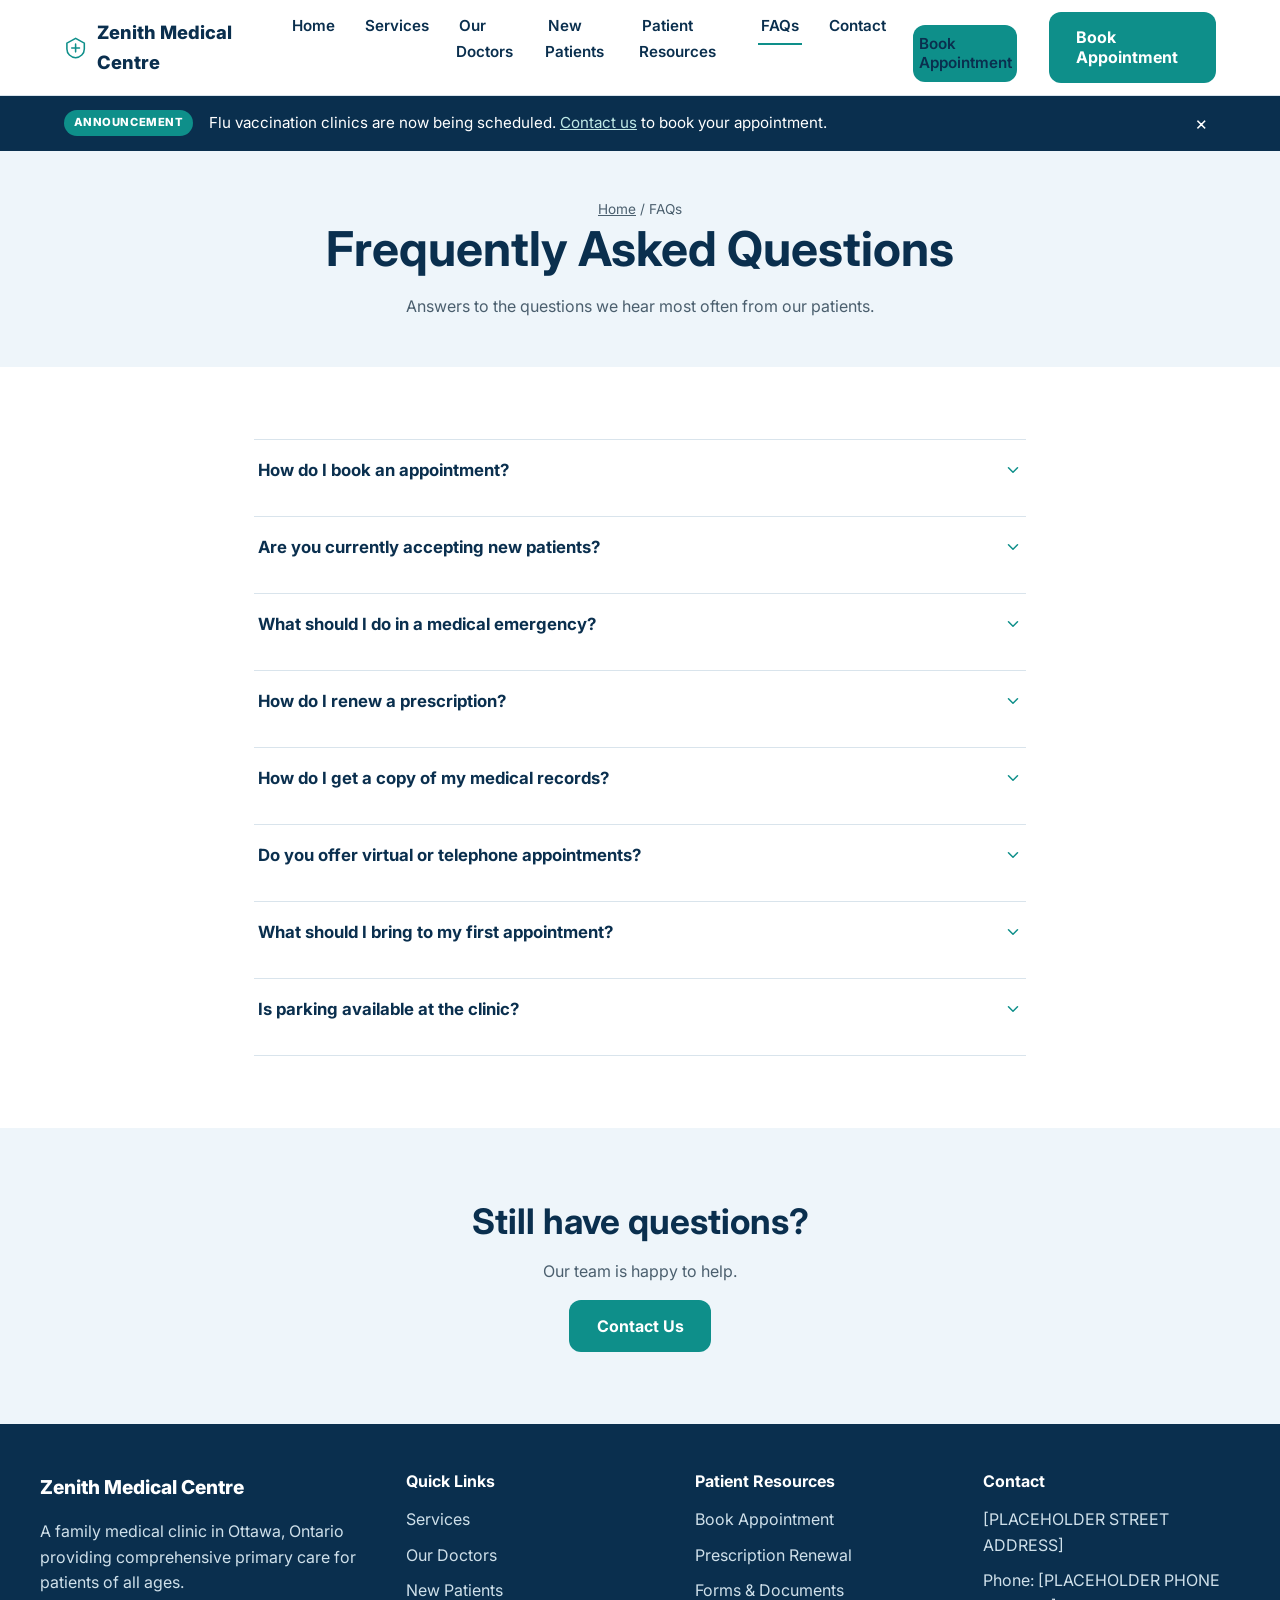
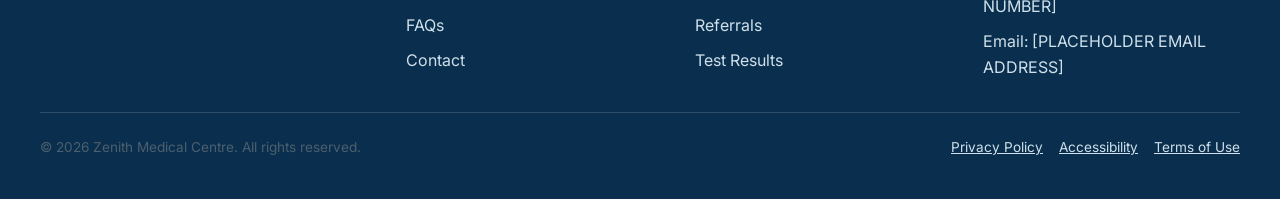
<file: Zenith Medical Website/faqs.html>
﻿<!DOCTYPE html>
<html lang="en-CA">
<head>
<meta charset="UTF-8">
<meta name="viewport" content="width=device-width, initial-scale=1.0">
<link rel="icon" href="data:image/svg+xml,%3Csvg xmlns=%27http://www.w3.org/2000/svg%27 viewBox=%270 0 24 24%27%3E%3Crect width=%2724%27 height=%2724%27 rx=%275%27 fill=%27%230a2f4e%27/%3E%3Cpath d=%27M12 12v-5M9.5 12h5%27 stroke=%27%2312a6a0%27 stroke-width=%272.4%27 stroke-linecap=%27round%27/%3E%3C/svg%3E">
<title>FAQs | Zenith Medical Centre Ottawa</title>
<meta name="description" content="Frequently asked questions about appointments, registration, prescriptions and more at Zenith Medical Centre, a family medical clinic in Ottawa.">
<link rel="canonical" href="https://www.zenithmedicalcentre.example/faqs.html">
<link rel="preconnect" href="https://fonts.googleapis.com">
<link rel="preconnect" href="https://fonts.gstatic.com" crossorigin>
<link href="https://fonts.googleapis.com/css2?family=Inter:wght@400;600;700;800&display=swap" rel="stylesheet">
<link rel="stylesheet" href="css/styles.css">
<script type="application/ld+json">
{
  "@context": "https://schema.org",
  "@type": "FAQPage",
  "mainEntity": [
    { "@type": "Question", "name": "How do I book an appointment?", "acceptedAnswer": { "@type": "Answer", "text": "Call our clinic during opening hours, or visit our Contact page for booking options." } },
    { "@type": "Question", "name": "Are you currently accepting new patients?", "acceptedAnswer": { "@type": "Answer", "text": "Our registration status changes from time to time. Visit our New Patients page for our current status." } },
    { "@type": "Question", "name": "What should I do in a medical emergency?", "acceptedAnswer": { "@type": "Answer", "text": "Call 911 or go to your nearest emergency department. Our clinic is not equipped to handle medical emergencies." } }
  ]
}
</script>
</head>
<body>
<a class="skip-link" href="#main-content">Skip to main content</a>

<header class="site-header">
  <div class="header-inner">
    <a class="brand" href="index.html">
      <svg class="brand-mark" width="28" height="28" viewBox="0 0 24 24" fill="none" aria-hidden="true"><path d="M12 2 3 7v6c0 5 4 8.5 9 9 5-.5 9-4 9-9V7l-9-5Z" stroke="currentColor" stroke-width="1.6"/><path d="M12 8v8M8 12h8" stroke="currentColor" stroke-width="1.6" stroke-linecap="round"/></svg>
      Zenith Medical Centre
    </a>
    <nav class="primary-nav" aria-label="Primary">
      <button id="nav-toggle" class="nav-toggle" aria-expanded="false" aria-controls="nav-links" aria-label="Toggle navigation menu">
        <span class="bar"></span><span class="bar"></span><span class="bar"></span>
      </button>
      <ul id="nav-links" class="nav-links">
        <li><a href="index.html">Home</a></li>
        <li><a href="services.html">Services</a></li>
        <li><a href="doctors.html">Our Doctors</a></li>
        <li><a href="new-patients.html">New Patients</a></li>
        <li><a href="patient-resources.html">Patient Resources</a></li>
        <li><a href="faqs.html" aria-current="page">FAQs</a></li>
        <li><a href="contact.html">Contact</a></li>
        <li><a class="btn btn-primary btn-block" href="contact.html#appointments" style="margin-top:0.75rem;">Book Appointment</a></li>
      </ul>
      <div class="header-cta">
        <a class="btn btn-primary" href="contact.html#appointments">Book Appointment</a>
      </div>
    </nav>
  </div>
</header>

<div id="announcement-banner" class="announcement-banner" hidden>
  <div class="container">
    <span class="badge">Announcement</span>
    <p data-announcement-text></p>
    <button class="dismiss" type="button" aria-label="Dismiss announcement">&times;</button>
  </div>
</div>

<main id="main-content">
  <section class="page-header">
    <div class="container">
      <p class="breadcrumb"><a href="index.html">Home</a> / FAQs</p>
      <h1>Frequently Asked Questions</h1>
      <p>Answers to the questions we hear most often from our patients.</p>
    </div>
  </section>

  <section>
    <div class="container" style="max-width:820px;">
      <div class="accordion">

        <div class="accordion-item">
          <h3><button class="accordion-trigger" aria-expanded="false" aria-controls="faq-1">How do I book an appointment?<svg class="chev" width="18" height="18" viewBox="0 0 24 24" fill="none" aria-hidden="true"><path d="m6 9 6 6 6-6" stroke="currentColor" stroke-width="2" stroke-linecap="round" stroke-linejoin="round"/></svg></button></h3>
          <div class="accordion-panel" id="faq-1" data-open="false"><div class="accordion-panel-inner">Call our clinic during opening hours, or visit our <a href="contact.html">Contact</a> page. Existing patients may also have access to online booking through our patient portal, details of which are shared at registration.</div></div>
        </div>

        <div class="accordion-item">
          <h3><button class="accordion-trigger" aria-expanded="false" aria-controls="faq-2">Are you currently accepting new patients?<svg class="chev" width="18" height="18" viewBox="0 0 24 24" fill="none" aria-hidden="true"><path d="m6 9 6 6 6-6" stroke="currentColor" stroke-width="2" stroke-linecap="round" stroke-linejoin="round"/></svg></button></h3>
          <div class="accordion-panel" id="faq-2" data-open="false"><div class="accordion-panel-inner">Our registration status changes from time to time. Visit our <a href="new-patients.html">New Patients</a> page for our current status and registration steps.</div></div>
        </div>

        <div class="accordion-item">
          <h3><button class="accordion-trigger" aria-expanded="false" aria-controls="faq-3">What should I do in a medical emergency?<svg class="chev" width="18" height="18" viewBox="0 0 24 24" fill="none" aria-hidden="true"><path d="m6 9 6 6 6-6" stroke="currentColor" stroke-width="2" stroke-linecap="round" stroke-linejoin="round"/></svg></button></h3>
          <div class="accordion-panel" id="faq-3" data-open="false"><div class="accordion-panel-inner">Call 911 or go to your nearest emergency department immediately. Our clinic is not equipped to manage medical emergencies.</div></div>
        </div>

        <div class="accordion-item">
          <h3><button class="accordion-trigger" aria-expanded="false" aria-controls="faq-4">How do I renew a prescription?<svg class="chev" width="18" height="18" viewBox="0 0 24 24" fill="none" aria-hidden="true"><path d="m6 9 6 6 6-6" stroke="currentColor" stroke-width="2" stroke-linecap="round" stroke-linejoin="round"/></svg></button></h3>
          <div class="accordion-panel" id="faq-4" data-open="false"><div class="accordion-panel-inner">Your pharmacy can typically fax a renewal request directly to our clinic. See our <a href="patient-resources.html#prescription-renewal">Prescription Renewal</a> page for details.</div></div>
        </div>

        <div class="accordion-item">
          <h3><button class="accordion-trigger" aria-expanded="false" aria-controls="faq-5">How do I get a copy of my medical records?<svg class="chev" width="18" height="18" viewBox="0 0 24 24" fill="none" aria-hidden="true"><path d="m6 9 6 6 6-6" stroke="currentColor" stroke-width="2" stroke-linecap="round" stroke-linejoin="round"/></svg></button></h3>
          <div class="accordion-panel" id="faq-5" data-open="false"><div class="accordion-panel-inner">Complete a Medical Records Release Form, available at the front desk. See <a href="patient-resources.html#medical-records">Medical Records</a> for more information.</div></div>
        </div>

        <div class="accordion-item">
          <h3><button class="accordion-trigger" aria-expanded="false" aria-controls="faq-6">Do you offer virtual or telephone appointments?<svg class="chev" width="18" height="18" viewBox="0 0 24 24" fill="none" aria-hidden="true"><path d="m6 9 6 6 6-6" stroke="currentColor" stroke-width="2" stroke-linecap="round" stroke-linejoin="round"/></svg></button></h3>
          <div class="accordion-panel" id="faq-6" data-open="false"><div class="accordion-panel-inner">[PLACEHOLDER: describe virtual/telephone appointment availability once confirmed by the clinic.]</div></div>
        </div>

        <div class="accordion-item">
          <h3><button class="accordion-trigger" aria-expanded="false" aria-controls="faq-7">What should I bring to my first appointment?<svg class="chev" width="18" height="18" viewBox="0 0 24 24" fill="none" aria-hidden="true"><path d="m6 9 6 6 6-6" stroke="currentColor" stroke-width="2" stroke-linecap="round" stroke-linejoin="round"/></svg></button></h3>
          <div class="accordion-panel" id="faq-7" data-open="false"><div class="accordion-panel-inner">Please bring a valid government-issued photo ID, your OHIP card (or equivalent), and a list of any current medications.</div></div>
        </div>

        <div class="accordion-item">
          <h3><button class="accordion-trigger" aria-expanded="false" aria-controls="faq-8">Is parking available at the clinic?<svg class="chev" width="18" height="18" viewBox="0 0 24 24" fill="none" aria-hidden="true"><path d="m6 9 6 6 6-6" stroke="currentColor" stroke-width="2" stroke-linecap="round" stroke-linejoin="round"/></svg></button></h3>
          <div class="accordion-panel" id="faq-8" data-open="false"><div class="accordion-panel-inner" id="faq-parking-text">[PLACEHOLDER PARKING INFORMATION]</div></div>
        </div>

      </div>
    </div>
  </section>

  <section class="section-bg-light">
    <div class="container" style="text-align:center;">
      <h2>Still have questions?</h2>
      <p>Our team is happy to help.</p>
      <a class="btn btn-primary" href="contact.html">Contact Us</a>
    </div>
  </section>
</main>

<footer class="site-footer">
  <div class="container footer-top">
    <div class="footer-grid">
      <div>
        <span class="footer-brand">Zenith Medical Centre</span>
        <p style="color:#cfe0ea;">A family medical clinic in Ottawa, Ontario providing comprehensive primary care for patients of all ages.</p>
      </div>
      <div>
        <h3>Quick Links</h3>
        <ul>
          <li><a href="services.html">Services</a></li>
          <li><a href="doctors.html">Our Doctors</a></li>
          <li><a href="new-patients.html">New Patients</a></li>
          <li><a href="faqs.html">FAQs</a></li>
          <li><a href="contact.html">Contact</a></li>
        </ul>
      </div>
      <div>
        <h3>Patient Resources</h3>
        <ul>
          <li><a href="patient-resources.html#book-appointment">Book Appointment</a></li>
          <li><a href="patient-resources.html#prescription-renewal">Prescription Renewal</a></li>
          <li><a href="patient-resources.html#forms">Forms &amp; Documents</a></li>
          <li><a href="patient-resources.html#referrals">Referrals</a></li>
          <li><a href="patient-resources.html#test-results">Test Results</a></li>
        </ul>
      </div>
      <div>
        <h3>Contact</h3>
        <ul>
          <li id="contact-address-1">[PLACEHOLDER STREET ADDRESS]<br><span id="contact-address-2">Ottawa, ON [PLACEHOLDER POSTAL CODE]</span></li>
          <li>Phone: <a data-render="contact-phone-href" href="tel:">[PLACEHOLDER PHONE NUMBER]</a></li>
          <li>Email: <a data-render="contact-email-href" href="mailto:">[PLACEHOLDER EMAIL ADDRESS]</a></li>
        </ul>
      </div>
    </div>
  </div>
  <div class="container footer-bottom">
    <p>&copy; 2026 Zenith Medical Centre. All rights reserved.</p>
    <ul>
      <li><a href="privacy.html">Privacy Policy</a></li>
      <li><a href="accessibility.html">Accessibility</a></li>
      <li><a href="terms.html">Terms of Use</a></li>
    </ul>
  </div>
</footer>

<script src="js/content.js"></script>
<script src="js/main.js"></script>
<script>
  document.addEventListener("DOMContentLoaded", function () {
    if (typeof CLINIC_CONTENT !== "undefined") {
      var el = document.getElementById("faq-parking-text");
      if (el) el.textContent = CLINIC_CONTENT.contact.parking;
    }
  });
</script>
</body>
</html>
</file>
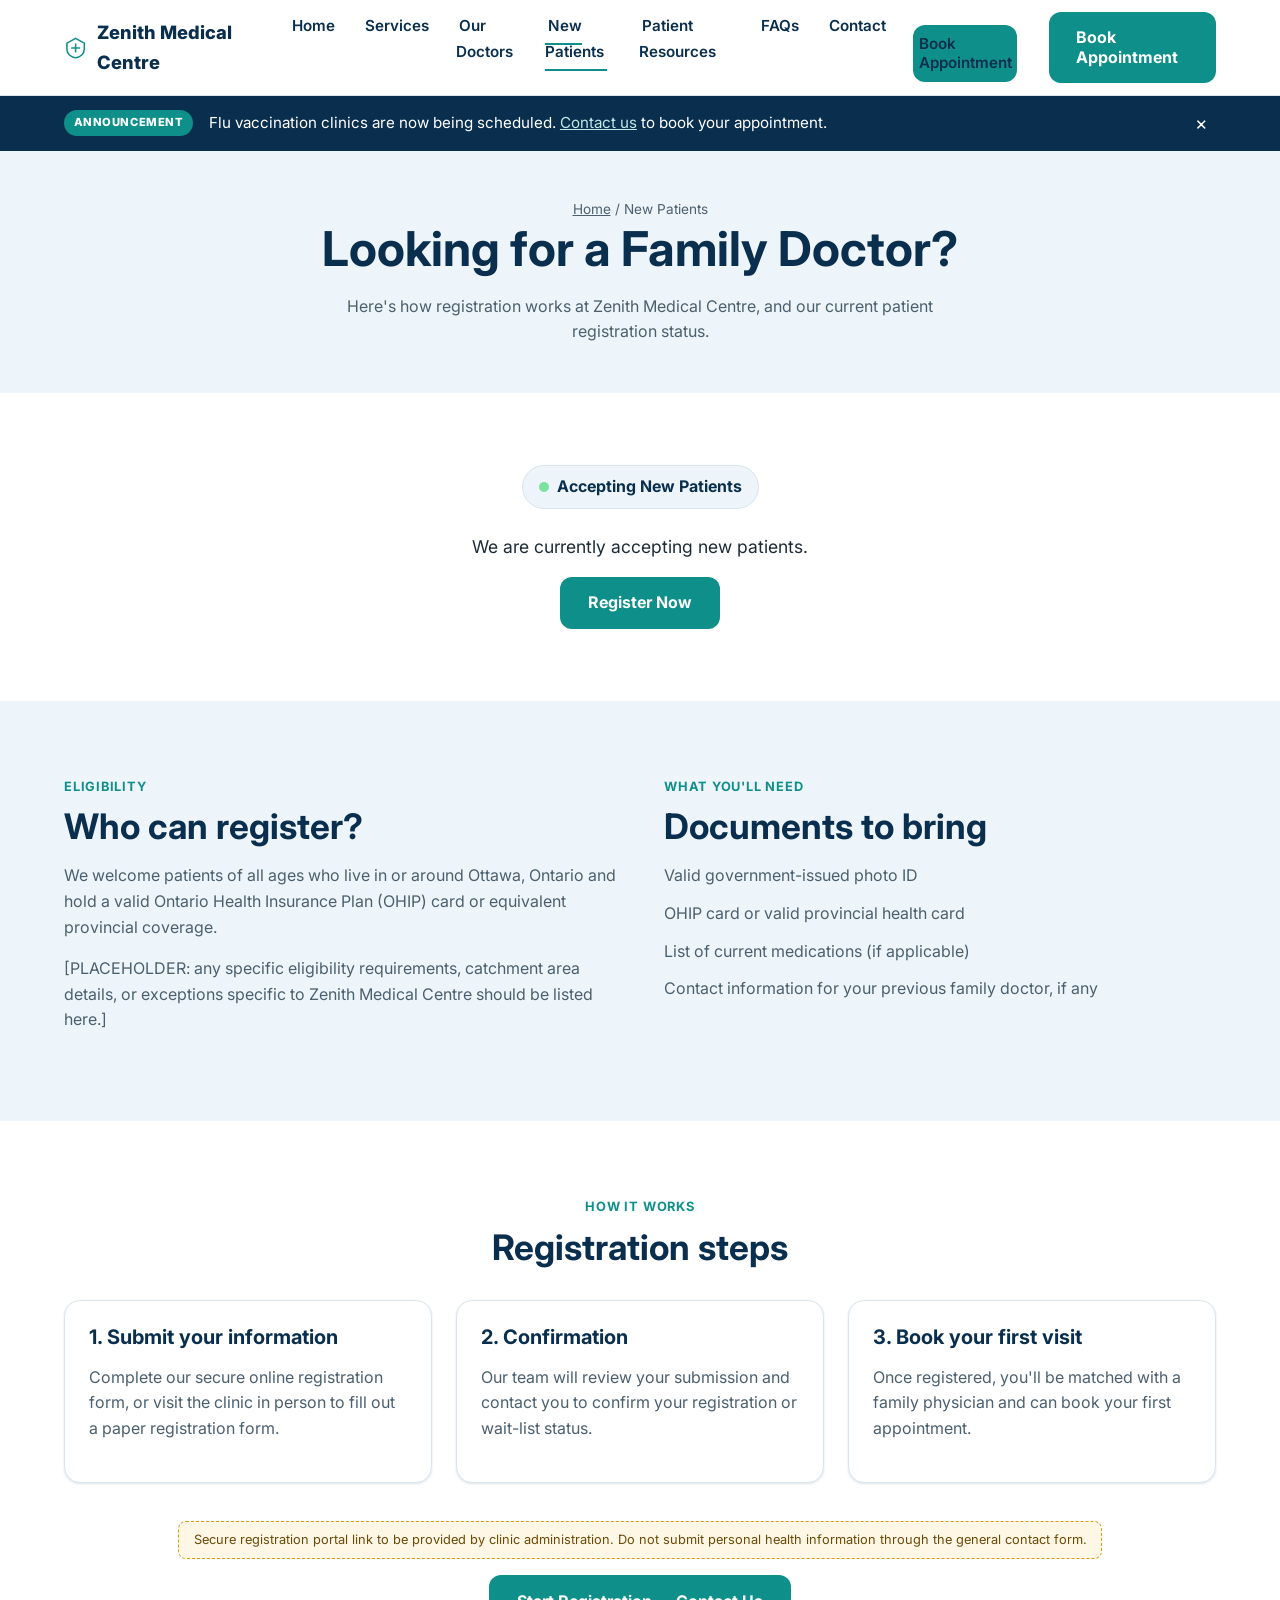
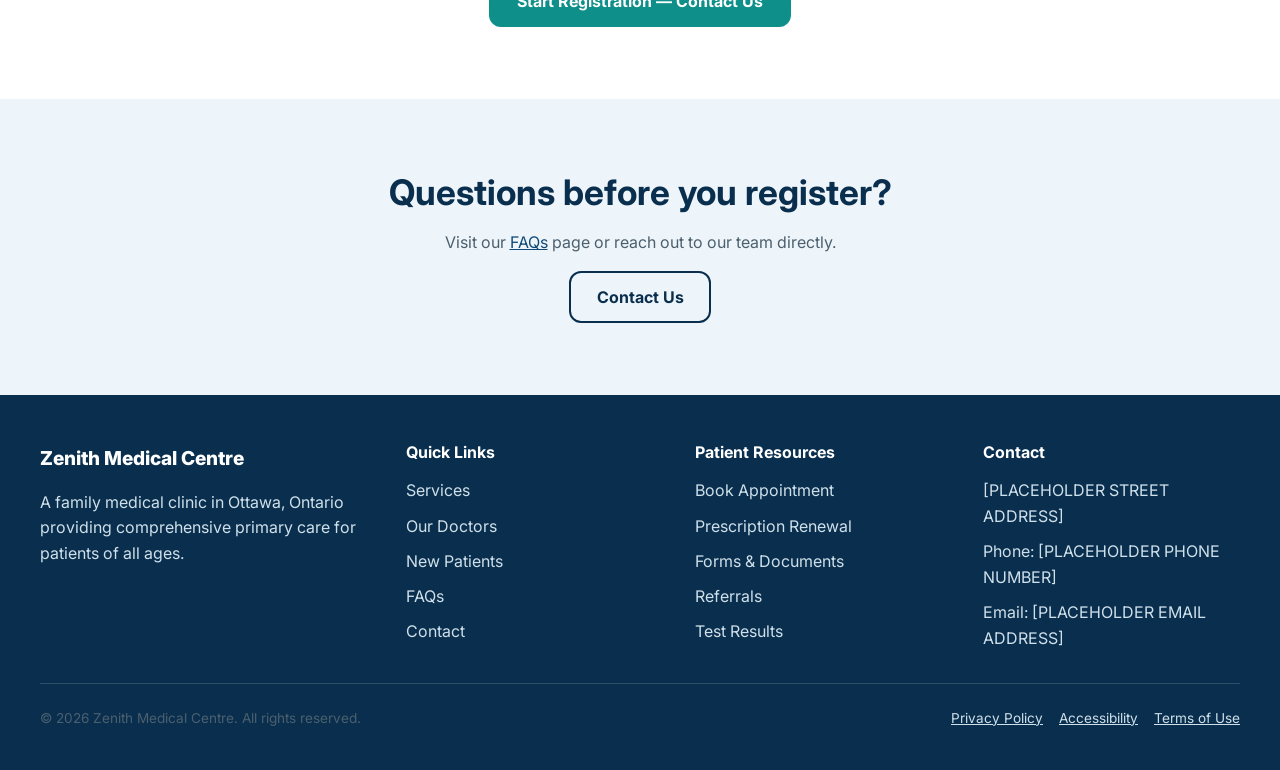
<file: Zenith Medical Website/new-patients.html>
﻿<!DOCTYPE html>
<html lang="en-CA">
<head>
<meta charset="UTF-8">
<meta name="viewport" content="width=device-width, initial-scale=1.0">
<link rel="icon" href="data:image/svg+xml,%3Csvg xmlns=%27http://www.w3.org/2000/svg%27 viewBox=%270 0 24 24%27%3E%3Crect width=%2724%27 height=%2724%27 rx=%275%27 fill=%27%230a2f4e%27/%3E%3Cpath d=%27M12 12v-5M9.5 12h5%27 stroke=%27%2312a6a0%27 stroke-width=%272.4%27 stroke-linecap=%27round%27/%3E%3C/svg%3E">
<title>New Patients | Zenith Medical Centre Ottawa</title>
<meta name="description" content="Learn how to register as a new patient at Zenith Medical Centre, a family medical clinic in Ottawa, Ontario. View our current registration status and eligibility.">
<link rel="canonical" href="https://www.zenithmedicalcentre.example/new-patients.html">
<meta property="og:type" content="website">
<meta property="og:title" content="New Patients | Zenith Medical Centre Ottawa">
<meta property="og:description" content="Registration steps and current status for new patients at Zenith Medical Centre in Ottawa.">
<link rel="preconnect" href="https://fonts.googleapis.com">
<link rel="preconnect" href="https://fonts.gstatic.com" crossorigin>
<link href="https://fonts.googleapis.com/css2?family=Inter:wght@400;600;700;800&display=swap" rel="stylesheet">
<link rel="stylesheet" href="css/styles.css">
</head>
<body>
<a class="skip-link" href="#main-content">Skip to main content</a>

<header class="site-header">
  <div class="header-inner">
    <a class="brand" href="index.html">
      <svg class="brand-mark" width="28" height="28" viewBox="0 0 24 24" fill="none" aria-hidden="true"><path d="M12 2 3 7v6c0 5 4 8.5 9 9 5-.5 9-4 9-9V7l-9-5Z" stroke="currentColor" stroke-width="1.6"/><path d="M12 8v8M8 12h8" stroke="currentColor" stroke-width="1.6" stroke-linecap="round"/></svg>
      Zenith Medical Centre
    </a>
    <nav class="primary-nav" aria-label="Primary">
      <button id="nav-toggle" class="nav-toggle" aria-expanded="false" aria-controls="nav-links" aria-label="Toggle navigation menu">
        <span class="bar"></span><span class="bar"></span><span class="bar"></span>
      </button>
      <ul id="nav-links" class="nav-links">
        <li><a href="index.html">Home</a></li>
        <li><a href="services.html">Services</a></li>
        <li><a href="doctors.html">Our Doctors</a></li>
        <li><a href="new-patients.html" aria-current="page">New Patients</a></li>
        <li><a href="patient-resources.html">Patient Resources</a></li>
        <li><a href="faqs.html">FAQs</a></li>
        <li><a href="contact.html">Contact</a></li>
        <li><a class="btn btn-primary btn-block" href="contact.html#appointments" style="margin-top:0.75rem;">Book Appointment</a></li>
      </ul>
      <div class="header-cta">
        <a class="btn btn-primary" href="contact.html#appointments">Book Appointment</a>
      </div>
    </nav>
  </div>
</header>

<div id="announcement-banner" class="announcement-banner" hidden>
  <div class="container">
    <span class="badge">Announcement</span>
    <p data-announcement-text></p>
    <button class="dismiss" type="button" aria-label="Dismiss announcement">&times;</button>
  </div>
</div>

<main id="main-content">
  <section class="page-header">
    <div class="container">
      <p class="breadcrumb"><a href="index.html">Home</a> / New Patients</p>
      <h1>Looking for a Family Doctor?</h1>
      <p>Here's how registration works at Zenith Medical Centre, and our current patient registration status.</p>
    </div>
  </section>

  <section>
    <div class="container" style="text-align:center;max-width:640px;">
      <div class="status-pill" style="background:var(--color-bg-blue);color:var(--color-navy-900);border-color:var(--color-border);" data-render="registration-status"></div>
      <p data-render="registration-status-text" style="font-size:1.1rem;color:var(--color-text);"></p>
      <a class="btn btn-primary" href="#registration-steps">Register Now</a>
    </div>
  </section>

  <section class="section-bg-light" id="eligibility">
    <div class="container two-col-text">
      <div>
        <span class="eyebrow">Eligibility</span>
        <h2>Who can register?</h2>
        <p>We welcome patients of all ages who live in or around Ottawa, Ontario and hold a valid Ontario Health Insurance Plan (OHIP) card or equivalent provincial coverage.</p>
        <p>[PLACEHOLDER: any specific eligibility requirements, catchment area details, or exceptions specific to Zenith Medical Centre should be listed here.]</p>
      </div>
      <div>
        <span class="eyebrow">What You'll Need</span>
        <h2>Documents to bring</h2>
        <ul class="value-list">
          <li>Valid government-issued photo ID</li>
          <li>OHIP card or valid provincial health card</li>
          <li>List of current medications (if applicable)</li>
          <li>Contact information for your previous family doctor, if any</li>
        </ul>
      </div>
    </div>
  </section>

  <section id="registration-steps">
    <div class="container">
      <div class="section-heading center">
        <span class="eyebrow">How It Works</span>
        <h2>Registration steps</h2>
      </div>
      <div class="grid grid-3">
        <div class="card">
          <h3>1. Submit your information</h3>
          <p>Complete our secure online registration form, or visit the clinic in person to fill out a paper registration form.</p>
        </div>
        <div class="card">
          <h3>2. Confirmation</h3>
          <p>Our team will review your submission and contact you to confirm your registration or wait-list status.</p>
        </div>
        <div class="card">
          <h3>3. Book your first visit</h3>
          <p>Once registered, you'll be matched with a family physician and can book your first appointment.</p>
        </div>
      </div>
      <div class="team-cta">
        <p class="placeholder-note">Secure registration portal link to be provided by clinic administration. Do not submit personal health information through the general contact form.</p><br>
        <a class="btn btn-primary" href="contact.html#appointments">Start Registration &mdash; Contact Us</a>
      </div>
    </div>
  </section>

  <section class="section-bg-light">
    <div class="container" style="text-align:center;">
      <h2>Questions before you register?</h2>
      <p>Visit our <a href="faqs.html">FAQs</a> page or reach out to our team directly.</p>
      <a class="btn btn-secondary" href="contact.html">Contact Us</a>
    </div>
  </section>
</main>

<footer class="site-footer">
  <div class="container footer-top">
    <div class="footer-grid">
      <div>
        <span class="footer-brand">Zenith Medical Centre</span>
        <p style="color:#cfe0ea;">A family medical clinic in Ottawa, Ontario providing comprehensive primary care for patients of all ages.</p>
      </div>
      <div>
        <h3>Quick Links</h3>
        <ul>
          <li><a href="services.html">Services</a></li>
          <li><a href="doctors.html">Our Doctors</a></li>
          <li><a href="new-patients.html">New Patients</a></li>
          <li><a href="faqs.html">FAQs</a></li>
          <li><a href="contact.html">Contact</a></li>
        </ul>
      </div>
      <div>
        <h3>Patient Resources</h3>
        <ul>
          <li><a href="patient-resources.html#book-appointment">Book Appointment</a></li>
          <li><a href="patient-resources.html#prescription-renewal">Prescription Renewal</a></li>
          <li><a href="patient-resources.html#forms">Forms &amp; Documents</a></li>
          <li><a href="patient-resources.html#referrals">Referrals</a></li>
          <li><a href="patient-resources.html#test-results">Test Results</a></li>
        </ul>
      </div>
      <div>
        <h3>Contact</h3>
        <ul>
          <li id="contact-address-1">[PLACEHOLDER STREET ADDRESS]<br><span id="contact-address-2">Ottawa, ON [PLACEHOLDER POSTAL CODE]</span></li>
          <li>Phone: <a data-render="contact-phone-href" href="tel:">[PLACEHOLDER PHONE NUMBER]</a></li>
          <li>Email: <a data-render="contact-email-href" href="mailto:">[PLACEHOLDER EMAIL ADDRESS]</a></li>
        </ul>
      </div>
    </div>
  </div>
  <div class="container footer-bottom">
    <p>&copy; 2026 Zenith Medical Centre. All rights reserved.</p>
    <ul>
      <li><a href="privacy.html">Privacy Policy</a></li>
      <li><a href="accessibility.html">Accessibility</a></li>
      <li><a href="terms.html">Terms of Use</a></li>
    </ul>
  </div>
</footer>

<script src="js/content.js"></script>
<script src="js/main.js"></script>
</body>
</html>
</file>
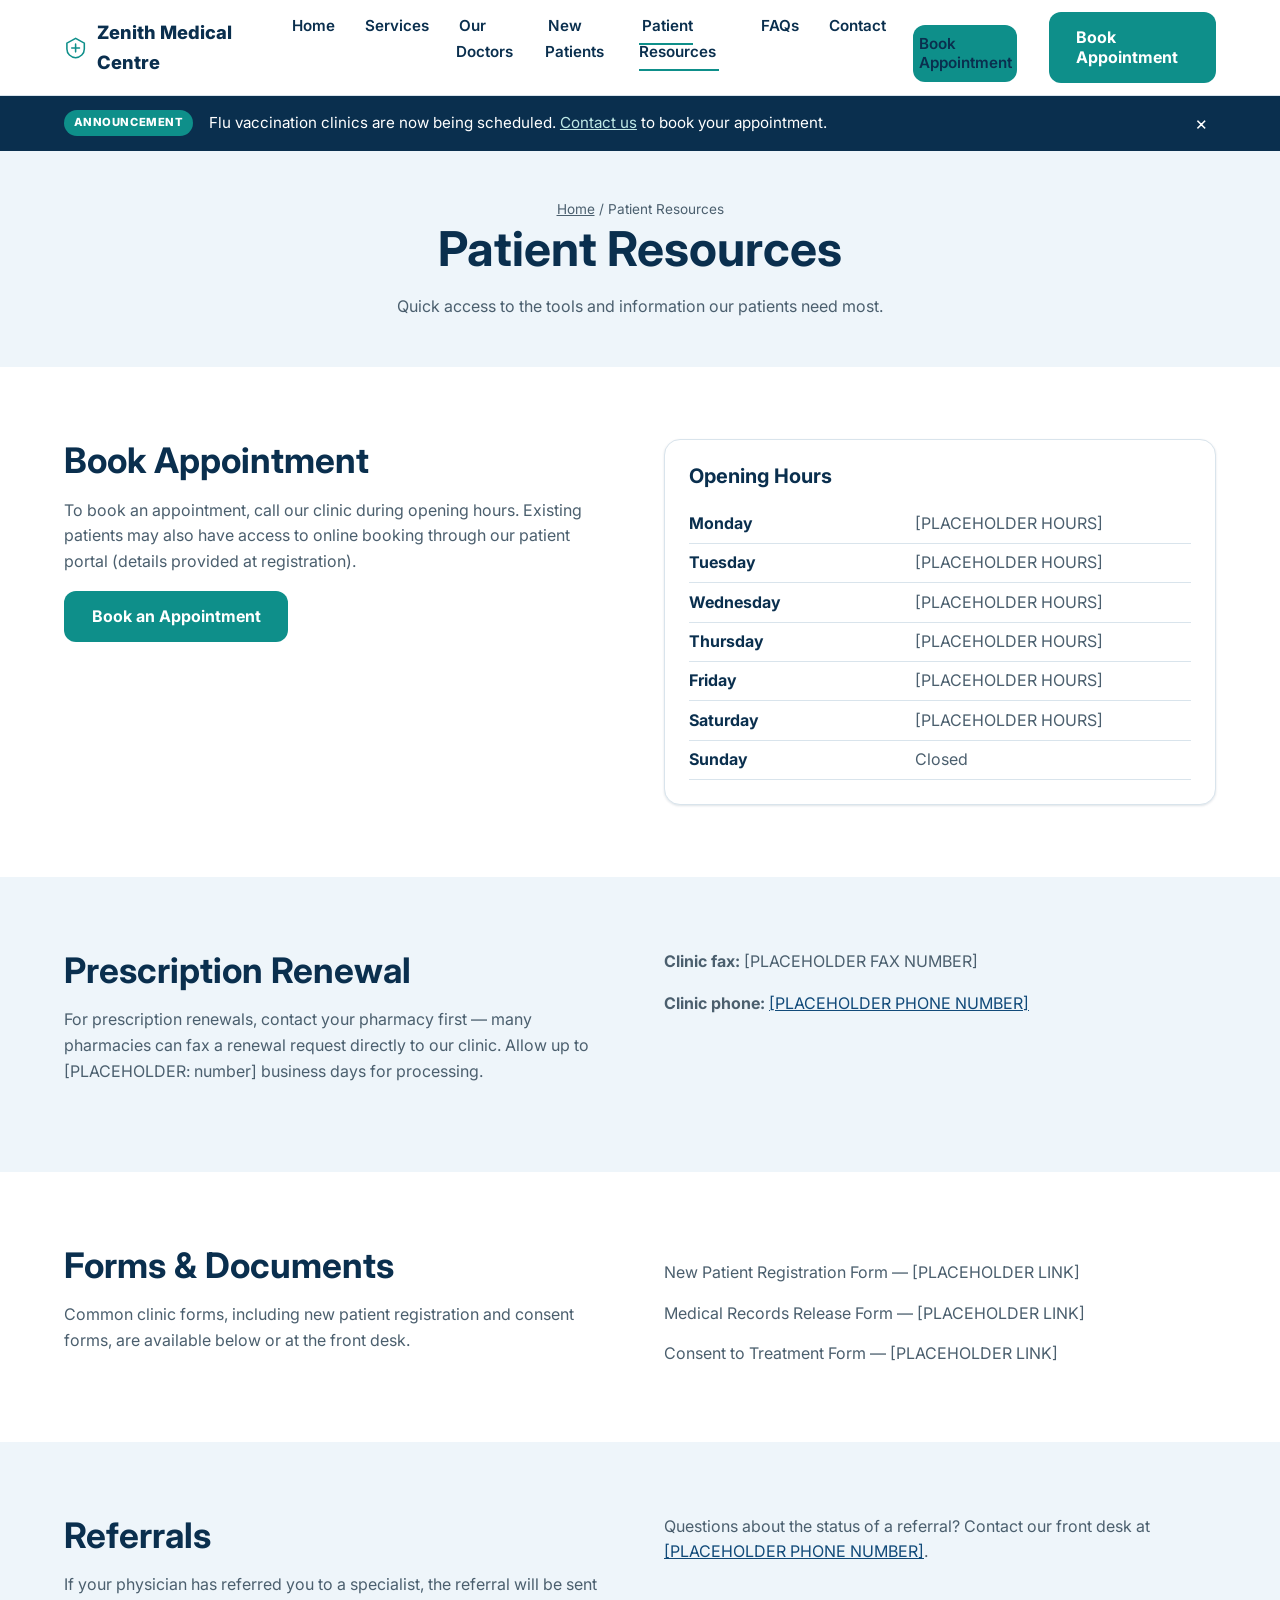
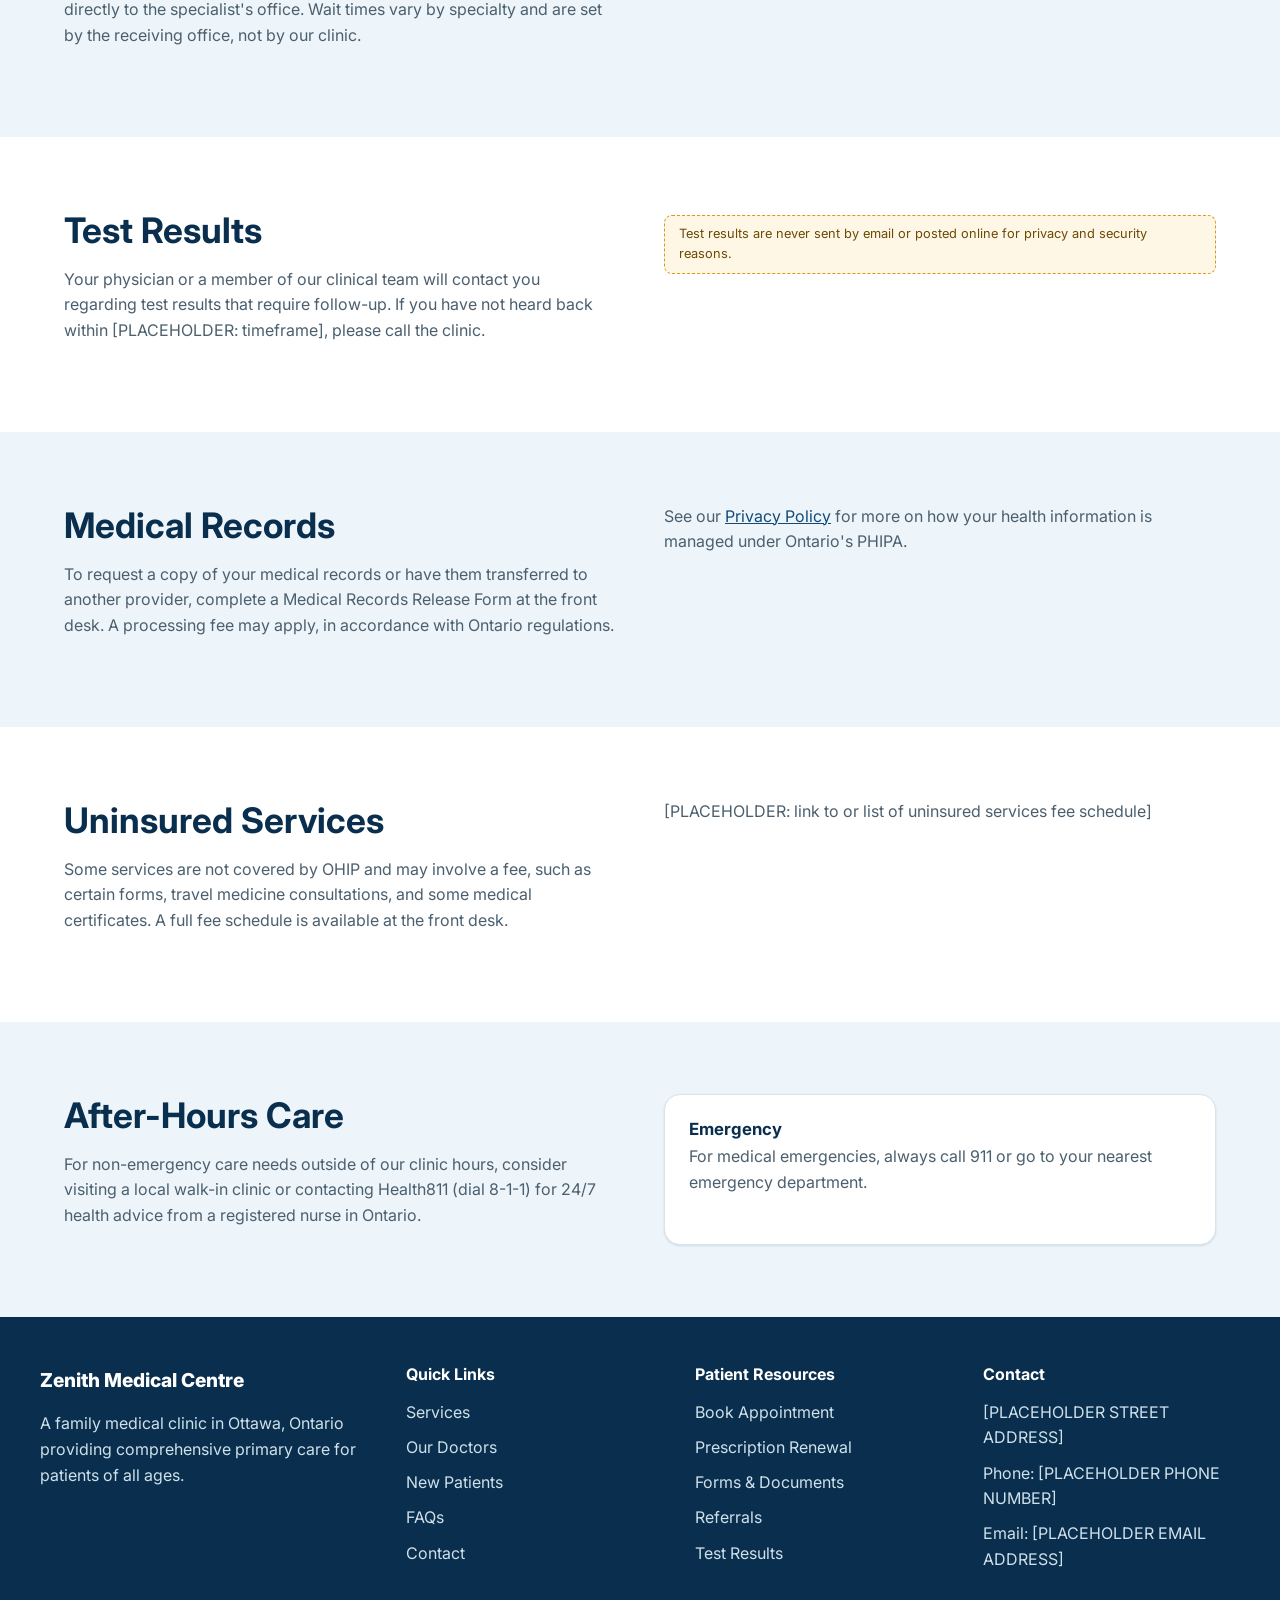
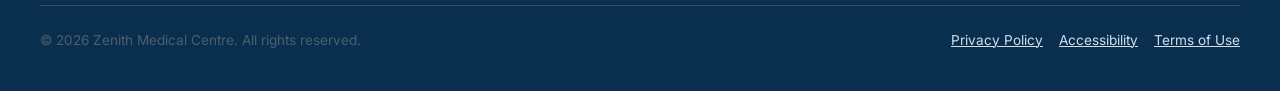
<file: Zenith Medical Website/patient-resources.html>
﻿<!DOCTYPE html>
<html lang="en-CA">
<head>
<meta charset="UTF-8">
<meta name="viewport" content="width=device-width, initial-scale=1.0">
<link rel="icon" href="data:image/svg+xml,%3Csvg xmlns=%27http://www.w3.org/2000/svg%27 viewBox=%270 0 24 24%27%3E%3Crect width=%2724%27 height=%2724%27 rx=%275%27 fill=%27%230a2f4e%27/%3E%3Cpath d=%27M12 12v-5M9.5 12h5%27 stroke=%27%2312a6a0%27 stroke-width=%272.4%27 stroke-linecap=%27round%27/%3E%3C/svg%3E">
<title>Patient Resources | Zenith Medical Centre Ottawa</title>
<meta name="description" content="Access appointment booking, prescription renewals, forms, referrals, test results and more at Zenith Medical Centre in Ottawa.">
<link rel="canonical" href="https://www.zenithmedicalcentre.example/patient-resources.html">
<link rel="preconnect" href="https://fonts.googleapis.com">
<link rel="preconnect" href="https://fonts.gstatic.com" crossorigin>
<link href="https://fonts.googleapis.com/css2?family=Inter:wght@400;600;700;800&display=swap" rel="stylesheet">
<link rel="stylesheet" href="css/styles.css">
</head>
<body>
<a class="skip-link" href="#main-content">Skip to main content</a>

<header class="site-header">
  <div class="header-inner">
    <a class="brand" href="index.html">
      <svg class="brand-mark" width="28" height="28" viewBox="0 0 24 24" fill="none" aria-hidden="true"><path d="M12 2 3 7v6c0 5 4 8.5 9 9 5-.5 9-4 9-9V7l-9-5Z" stroke="currentColor" stroke-width="1.6"/><path d="M12 8v8M8 12h8" stroke="currentColor" stroke-width="1.6" stroke-linecap="round"/></svg>
      Zenith Medical Centre
    </a>
    <nav class="primary-nav" aria-label="Primary">
      <button id="nav-toggle" class="nav-toggle" aria-expanded="false" aria-controls="nav-links" aria-label="Toggle navigation menu">
        <span class="bar"></span><span class="bar"></span><span class="bar"></span>
      </button>
      <ul id="nav-links" class="nav-links">
        <li><a href="index.html">Home</a></li>
        <li><a href="services.html">Services</a></li>
        <li><a href="doctors.html">Our Doctors</a></li>
        <li><a href="new-patients.html">New Patients</a></li>
        <li><a href="patient-resources.html" aria-current="page">Patient Resources</a></li>
        <li><a href="faqs.html">FAQs</a></li>
        <li><a href="contact.html">Contact</a></li>
        <li><a class="btn btn-primary btn-block" href="contact.html#appointments" style="margin-top:0.75rem;">Book Appointment</a></li>
      </ul>
      <div class="header-cta">
        <a class="btn btn-primary" href="contact.html#appointments">Book Appointment</a>
      </div>
    </nav>
  </div>
</header>

<div id="announcement-banner" class="announcement-banner" hidden>
  <div class="container">
    <span class="badge">Announcement</span>
    <p data-announcement-text></p>
    <button class="dismiss" type="button" aria-label="Dismiss announcement">&times;</button>
  </div>
</div>

<main id="main-content">
  <section class="page-header">
    <div class="container">
      <p class="breadcrumb"><a href="index.html">Home</a> / Patient Resources</p>
      <h1>Patient Resources</h1>
      <p>Quick access to the tools and information our patients need most.</p>
    </div>
  </section>

  <section id="book-appointment">
    <div class="container two-col-text">
      <div>
        <h2>Book Appointment</h2>
        <p>To book an appointment, call our clinic during opening hours. Existing patients may also have access to online booking through our patient portal (details provided at registration).</p>
        <a class="btn btn-primary" href="contact.html#appointments">Book an Appointment</a>
      </div>
      <div class="card">
        <h3>Opening Hours</h3>
        <table class="table-hours" data-render="hours"></table>
      </div>
    </div>
  </section>

  <section id="prescription-renewal" class="section-bg-light">
    <div class="container two-col-text">
      <div>
        <h2>Prescription Renewal</h2>
        <p>For prescription renewals, contact your pharmacy first &mdash; many pharmacies can fax a renewal request directly to our clinic. Allow up to [PLACEHOLDER: number] business days for processing.</p>
      </div>
      <div>
        <p><strong>Clinic fax:</strong> <span id="rx-fax">[PLACEHOLDER FAX NUMBER]</span></p>
        <p><strong>Clinic phone:</strong> <a data-render="contact-phone-href" href="tel:">[PLACEHOLDER PHONE NUMBER]</a></p>
      </div>
    </div>
  </section>

  <section id="forms">
    <div class="container two-col-text">
      <div>
        <h2>Forms &amp; Documents</h2>
        <p>Common clinic forms, including new patient registration and consent forms, are available below or at the front desk.</p>
      </div>
      <ul class="value-list">
        <li>New Patient Registration Form &mdash; [PLACEHOLDER LINK]</li>
        <li>Medical Records Release Form &mdash; [PLACEHOLDER LINK]</li>
        <li>Consent to Treatment Form &mdash; [PLACEHOLDER LINK]</li>
      </ul>
    </div>
  </section>

  <section id="referrals" class="section-bg-light">
    <div class="container two-col-text">
      <div>
        <h2>Referrals</h2>
        <p>If your physician has referred you to a specialist, the referral will be sent directly to the specialist's office. Wait times vary by specialty and are set by the receiving office, not by our clinic.</p>
      </div>
      <div>
        <p>Questions about the status of a referral? Contact our front desk at <a data-render="contact-phone-href" href="tel:">[PLACEHOLDER PHONE NUMBER]</a>.</p>
      </div>
    </div>
  </section>

  <section id="test-results">
    <div class="container two-col-text">
      <div>
        <h2>Test Results</h2>
        <p>Your physician or a member of our clinical team will contact you regarding test results that require follow-up. If you have not heard back within [PLACEHOLDER: timeframe], please call the clinic.</p>
      </div>
      <div>
        <p class="placeholder-note">Test results are never sent by email or posted online for privacy and security reasons.</p>
      </div>
    </div>
  </section>

  <section id="medical-records" class="section-bg-light">
    <div class="container two-col-text">
      <div>
        <h2>Medical Records</h2>
        <p>To request a copy of your medical records or have them transferred to another provider, complete a Medical Records Release Form at the front desk. A processing fee may apply, in accordance with Ontario regulations.</p>
      </div>
      <div>
        <p>See our <a href="privacy.html">Privacy Policy</a> for more on how your health information is managed under Ontario's PHIPA.</p>
      </div>
    </div>
  </section>

  <section id="uninsured-services">
    <div class="container two-col-text">
      <div>
        <h2>Uninsured Services</h2>
        <p>Some services are not covered by OHIP and may involve a fee, such as certain forms, travel medicine consultations, and some medical certificates. A full fee schedule is available at the front desk.</p>
      </div>
      <div>
        <p>[PLACEHOLDER: link to or list of uninsured services fee schedule]</p>
      </div>
    </div>
  </section>

  <section id="after-hours" class="section-bg-light">
    <div class="container two-col-text">
      <div>
        <h2>After-Hours Care</h2>
        <p>For non-emergency care needs outside of our clinic hours, consider visiting a local walk-in clinic or contacting Health811 (dial 8-1-1) for 24/7 health advice from a registered nurse in Ontario.</p>
      </div>
      <div class="card info-card emergency">
        <h3>Emergency</h3>
        <p>For medical emergencies, always call 911 or go to your nearest emergency department.</p>
      </div>
    </div>
  </section>
</main>

<footer class="site-footer">
  <div class="container footer-top">
    <div class="footer-grid">
      <div>
        <span class="footer-brand">Zenith Medical Centre</span>
        <p style="color:#cfe0ea;">A family medical clinic in Ottawa, Ontario providing comprehensive primary care for patients of all ages.</p>
      </div>
      <div>
        <h3>Quick Links</h3>
        <ul>
          <li><a href="services.html">Services</a></li>
          <li><a href="doctors.html">Our Doctors</a></li>
          <li><a href="new-patients.html">New Patients</a></li>
          <li><a href="faqs.html">FAQs</a></li>
          <li><a href="contact.html">Contact</a></li>
        </ul>
      </div>
      <div>
        <h3>Patient Resources</h3>
        <ul>
          <li><a href="patient-resources.html#book-appointment">Book Appointment</a></li>
          <li><a href="patient-resources.html#prescription-renewal">Prescription Renewal</a></li>
          <li><a href="patient-resources.html#forms">Forms &amp; Documents</a></li>
          <li><a href="patient-resources.html#referrals">Referrals</a></li>
          <li><a href="patient-resources.html#test-results">Test Results</a></li>
        </ul>
      </div>
      <div>
        <h3>Contact</h3>
        <ul>
          <li id="contact-address-1">[PLACEHOLDER STREET ADDRESS]<br><span id="contact-address-2">Ottawa, ON [PLACEHOLDER POSTAL CODE]</span></li>
          <li>Phone: <a data-render="contact-phone-href" href="tel:">[PLACEHOLDER PHONE NUMBER]</a></li>
          <li>Email: <a data-render="contact-email-href" href="mailto:">[PLACEHOLDER EMAIL ADDRESS]</a></li>
        </ul>
      </div>
    </div>
  </div>
  <div class="container footer-bottom">
    <p>&copy; 2026 Zenith Medical Centre. All rights reserved.</p>
    <ul>
      <li><a href="privacy.html">Privacy Policy</a></li>
      <li><a href="accessibility.html">Accessibility</a></li>
      <li><a href="terms.html">Terms of Use</a></li>
    </ul>
  </div>
</footer>

<script src="js/content.js"></script>
<script src="js/main.js"></script>
<script>
  document.addEventListener("DOMContentLoaded", function () {
    if (typeof CLINIC_CONTENT !== "undefined") {
      var fax = document.getElementById("rx-fax");
      if (fax) fax.textContent = CLINIC_CONTENT.contact.fax;
    }
  });
</script>
</body>
</html>
</file>
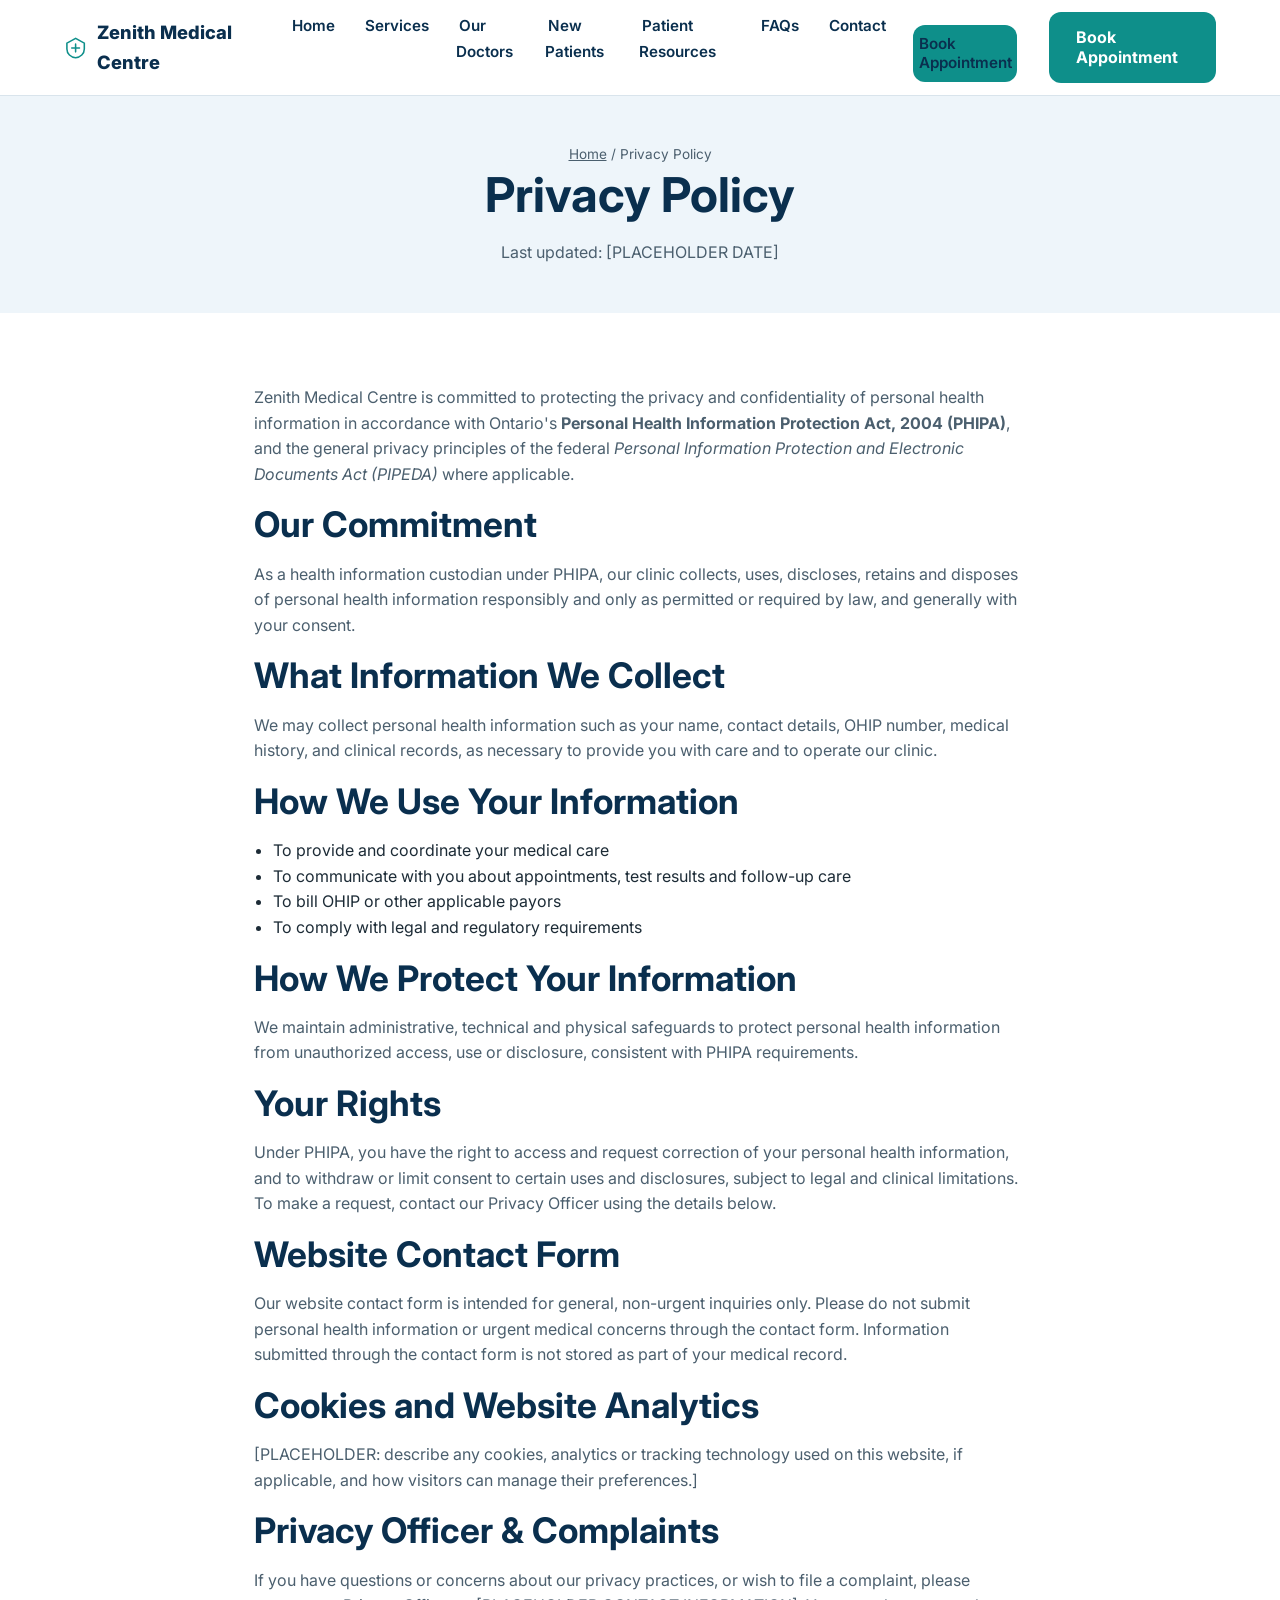
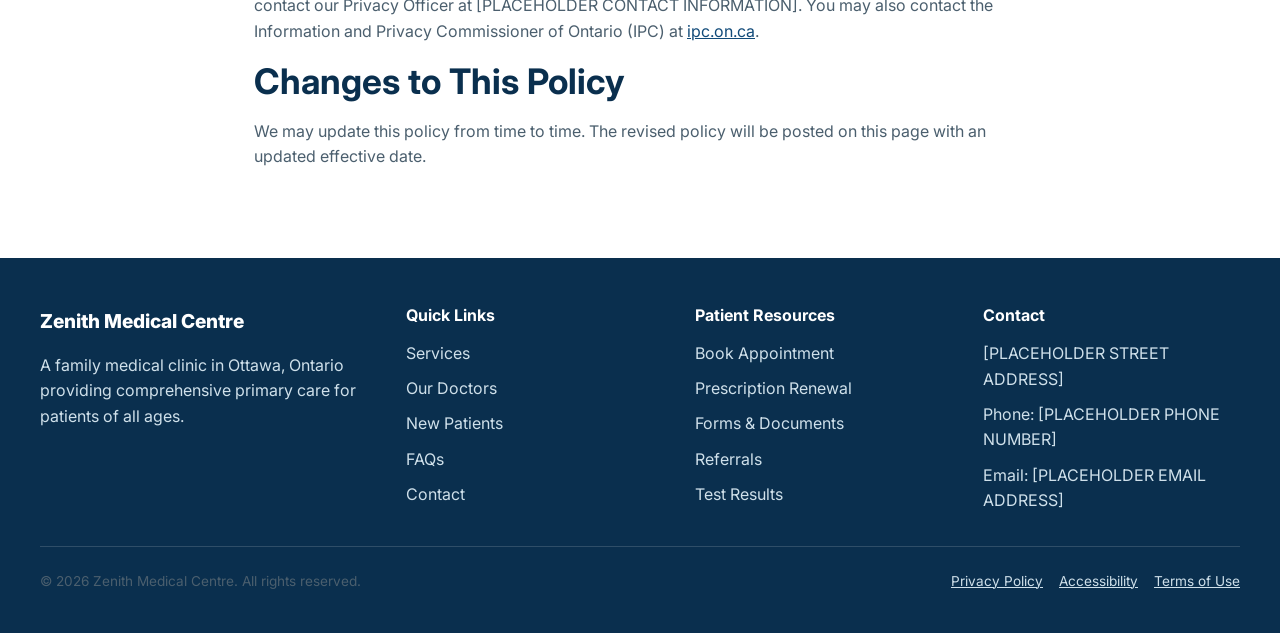
<file: Zenith Medical Website/privacy.html>
﻿<!DOCTYPE html>
<html lang="en-CA">
<head>
<meta charset="UTF-8">
<meta name="viewport" content="width=device-width, initial-scale=1.0">
<link rel="icon" href="data:image/svg+xml,%3Csvg xmlns=%27http://www.w3.org/2000/svg%27 viewBox=%270 0 24 24%27%3E%3Crect width=%2724%27 height=%2724%27 rx=%275%27 fill=%27%230a2f4e%27/%3E%3Cpath d=%27M12 12v-5M9.5 12h5%27 stroke=%27%2312a6a0%27 stroke-width=%272.4%27 stroke-linecap=%27round%27/%3E%3C/svg%3E">
<title>Privacy Policy | Zenith Medical Centre Ottawa</title>
<meta name="description" content="Zenith Medical Centre's privacy policy, describing how personal health information is collected, used and protected in accordance with Ontario's PHIPA.">
<link rel="canonical" href="https://www.zenithmedicalcentre.example/privacy.html">
<link rel="preconnect" href="https://fonts.googleapis.com">
<link rel="preconnect" href="https://fonts.gstatic.com" crossorigin>
<link href="https://fonts.googleapis.com/css2?family=Inter:wght@400;600;700;800&display=swap" rel="stylesheet">
<link rel="stylesheet" href="css/styles.css">
</head>
<body>
<a class="skip-link" href="#main-content">Skip to main content</a>

<header class="site-header">
  <div class="header-inner">
    <a class="brand" href="index.html">
      <svg class="brand-mark" width="28" height="28" viewBox="0 0 24 24" fill="none" aria-hidden="true"><path d="M12 2 3 7v6c0 5 4 8.5 9 9 5-.5 9-4 9-9V7l-9-5Z" stroke="currentColor" stroke-width="1.6"/><path d="M12 8v8M8 12h8" stroke="currentColor" stroke-width="1.6" stroke-linecap="round"/></svg>
      Zenith Medical Centre
    </a>
    <nav class="primary-nav" aria-label="Primary">
      <button id="nav-toggle" class="nav-toggle" aria-expanded="false" aria-controls="nav-links" aria-label="Toggle navigation menu">
        <span class="bar"></span><span class="bar"></span><span class="bar"></span>
      </button>
      <ul id="nav-links" class="nav-links">
        <li><a href="index.html">Home</a></li>
        <li><a href="services.html">Services</a></li>
        <li><a href="doctors.html">Our Doctors</a></li>
        <li><a href="new-patients.html">New Patients</a></li>
        <li><a href="patient-resources.html">Patient Resources</a></li>
        <li><a href="faqs.html">FAQs</a></li>
        <li><a href="contact.html">Contact</a></li>
        <li><a class="btn btn-primary btn-block" href="contact.html#appointments" style="margin-top:0.75rem;">Book Appointment</a></li>
      </ul>
      <div class="header-cta">
        <a class="btn btn-primary" href="contact.html#appointments">Book Appointment</a>
      </div>
    </nav>
  </div>
</header>

<main id="main-content">
  <section class="page-header">
    <div class="container">
      <p class="breadcrumb"><a href="index.html">Home</a> / Privacy Policy</p>
      <h1>Privacy Policy</h1>
      <p>Last updated: [PLACEHOLDER DATE]</p>
    </div>
  </section>

  <section>
    <div class="container" style="max-width:820px;">
      <p>Zenith Medical Centre is committed to protecting the privacy and confidentiality of personal health information in accordance with Ontario's <strong>Personal Health Information Protection Act, 2004 (PHIPA)</strong>, and the general privacy principles of the federal <em>Personal Information Protection and Electronic Documents Act (PIPEDA)</em> where applicable.</p>

      <h2>Our Commitment</h2>
      <p>As a health information custodian under PHIPA, our clinic collects, uses, discloses, retains and disposes of personal health information responsibly and only as permitted or required by law, and generally with your consent.</p>

      <h2>What Information We Collect</h2>
      <p>We may collect personal health information such as your name, contact details, OHIP number, medical history, and clinical records, as necessary to provide you with care and to operate our clinic.</p>

      <h2>How We Use Your Information</h2>
      <ul>
        <li>To provide and coordinate your medical care</li>
        <li>To communicate with you about appointments, test results and follow-up care</li>
        <li>To bill OHIP or other applicable payors</li>
        <li>To comply with legal and regulatory requirements</li>
      </ul>

      <h2>How We Protect Your Information</h2>
      <p>We maintain administrative, technical and physical safeguards to protect personal health information from unauthorized access, use or disclosure, consistent with PHIPA requirements.</p>

      <h2>Your Rights</h2>
      <p>Under PHIPA, you have the right to access and request correction of your personal health information, and to withdraw or limit consent to certain uses and disclosures, subject to legal and clinical limitations. To make a request, contact our Privacy Officer using the details below.</p>

      <h2>Website Contact Form</h2>
      <p>Our website contact form is intended for general, non-urgent inquiries only. Please do not submit personal health information or urgent medical concerns through the contact form. Information submitted through the contact form is not stored as part of your medical record.</p>

      <h2>Cookies and Website Analytics</h2>
      <p>[PLACEHOLDER: describe any cookies, analytics or tracking technology used on this website, if applicable, and how visitors can manage their preferences.]</p>

      <h2>Privacy Officer &amp; Complaints</h2>
      <p>If you have questions or concerns about our privacy practices, or wish to file a complaint, please contact our Privacy Officer at [PLACEHOLDER CONTACT INFORMATION]. You may also contact the Information and Privacy Commissioner of Ontario (IPC) at <a href="https://www.ipc.on.ca" target="_blank" rel="noopener">ipc.on.ca</a>.</p>

      <h2>Changes to This Policy</h2>
      <p>We may update this policy from time to time. The revised policy will be posted on this page with an updated effective date.</p>
    </div>
  </section>
</main>

<footer class="site-footer">
  <div class="container footer-top">
    <div class="footer-grid">
      <div>
        <span class="footer-brand">Zenith Medical Centre</span>
        <p style="color:#cfe0ea;">A family medical clinic in Ottawa, Ontario providing comprehensive primary care for patients of all ages.</p>
      </div>
      <div>
        <h3>Quick Links</h3>
        <ul>
          <li><a href="services.html">Services</a></li>
          <li><a href="doctors.html">Our Doctors</a></li>
          <li><a href="new-patients.html">New Patients</a></li>
          <li><a href="faqs.html">FAQs</a></li>
          <li><a href="contact.html">Contact</a></li>
        </ul>
      </div>
      <div>
        <h3>Patient Resources</h3>
        <ul>
          <li><a href="patient-resources.html#book-appointment">Book Appointment</a></li>
          <li><a href="patient-resources.html#prescription-renewal">Prescription Renewal</a></li>
          <li><a href="patient-resources.html#forms">Forms &amp; Documents</a></li>
          <li><a href="patient-resources.html#referrals">Referrals</a></li>
          <li><a href="patient-resources.html#test-results">Test Results</a></li>
        </ul>
      </div>
      <div>
        <h3>Contact</h3>
        <ul>
          <li id="contact-address-1">[PLACEHOLDER STREET ADDRESS]<br><span id="contact-address-2">Ottawa, ON [PLACEHOLDER POSTAL CODE]</span></li>
          <li>Phone: <a data-render="contact-phone-href" href="tel:">[PLACEHOLDER PHONE NUMBER]</a></li>
          <li>Email: <a data-render="contact-email-href" href="mailto:">[PLACEHOLDER EMAIL ADDRESS]</a></li>
        </ul>
      </div>
    </div>
  </div>
  <div class="container footer-bottom">
    <p>&copy; 2026 Zenith Medical Centre. All rights reserved.</p>
    <ul>
      <li><a href="privacy.html" aria-current="page">Privacy Policy</a></li>
      <li><a href="accessibility.html">Accessibility</a></li>
      <li><a href="terms.html">Terms of Use</a></li>
    </ul>
  </div>
</footer>

<script src="js/content.js"></script>
<script src="js/main.js"></script>
</body>
</html>
</file>
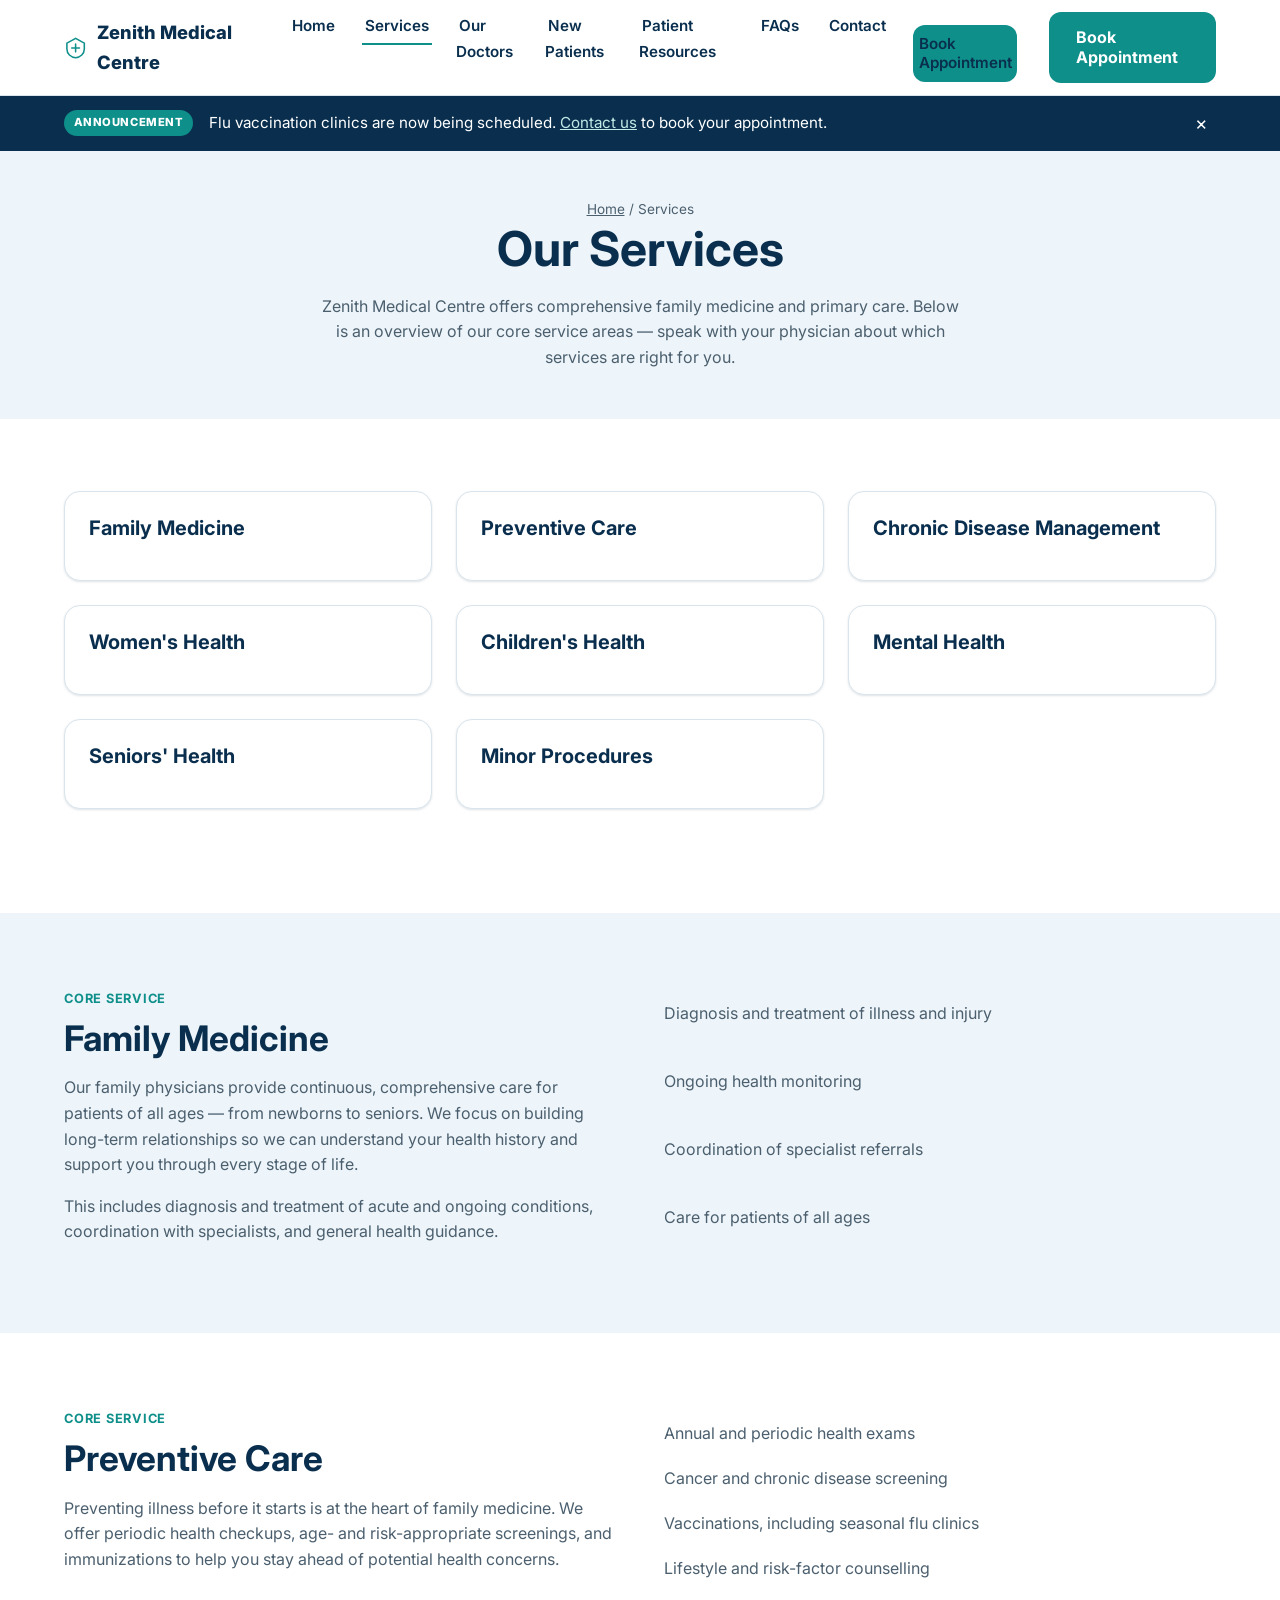
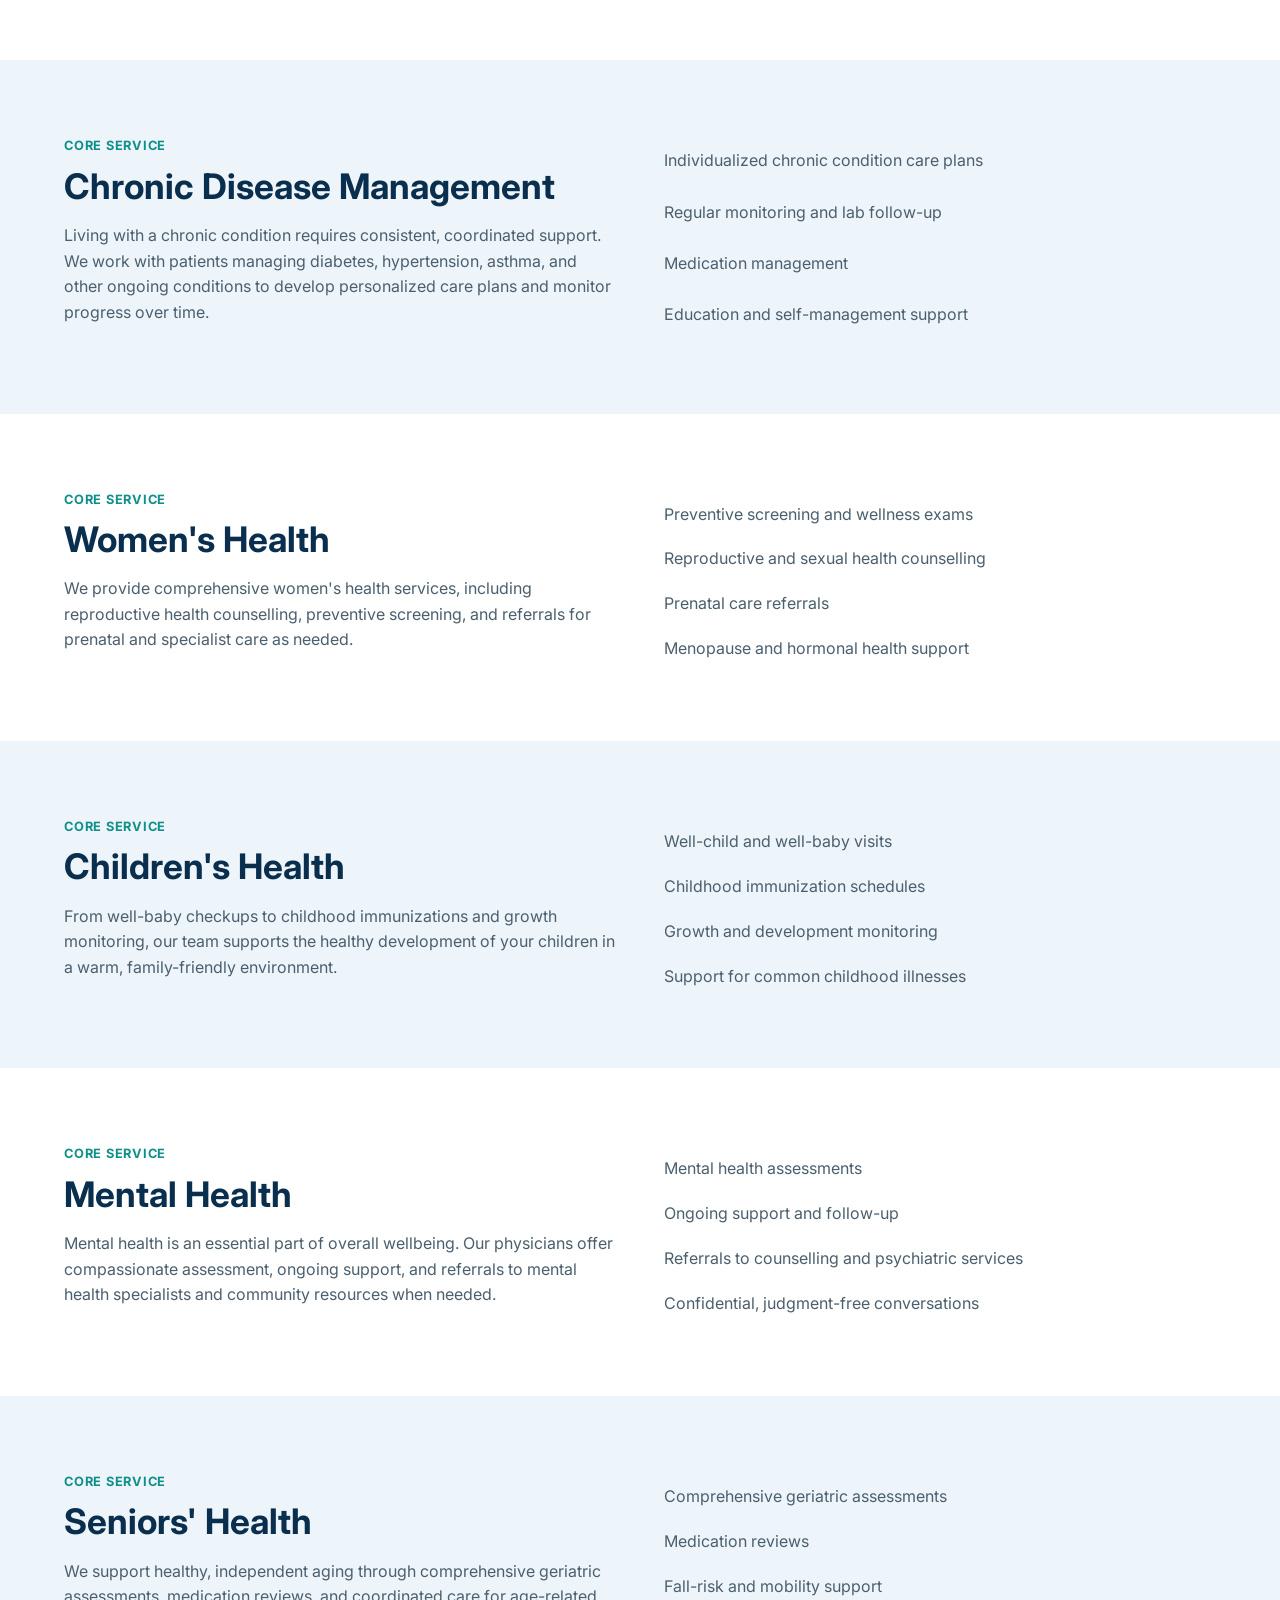
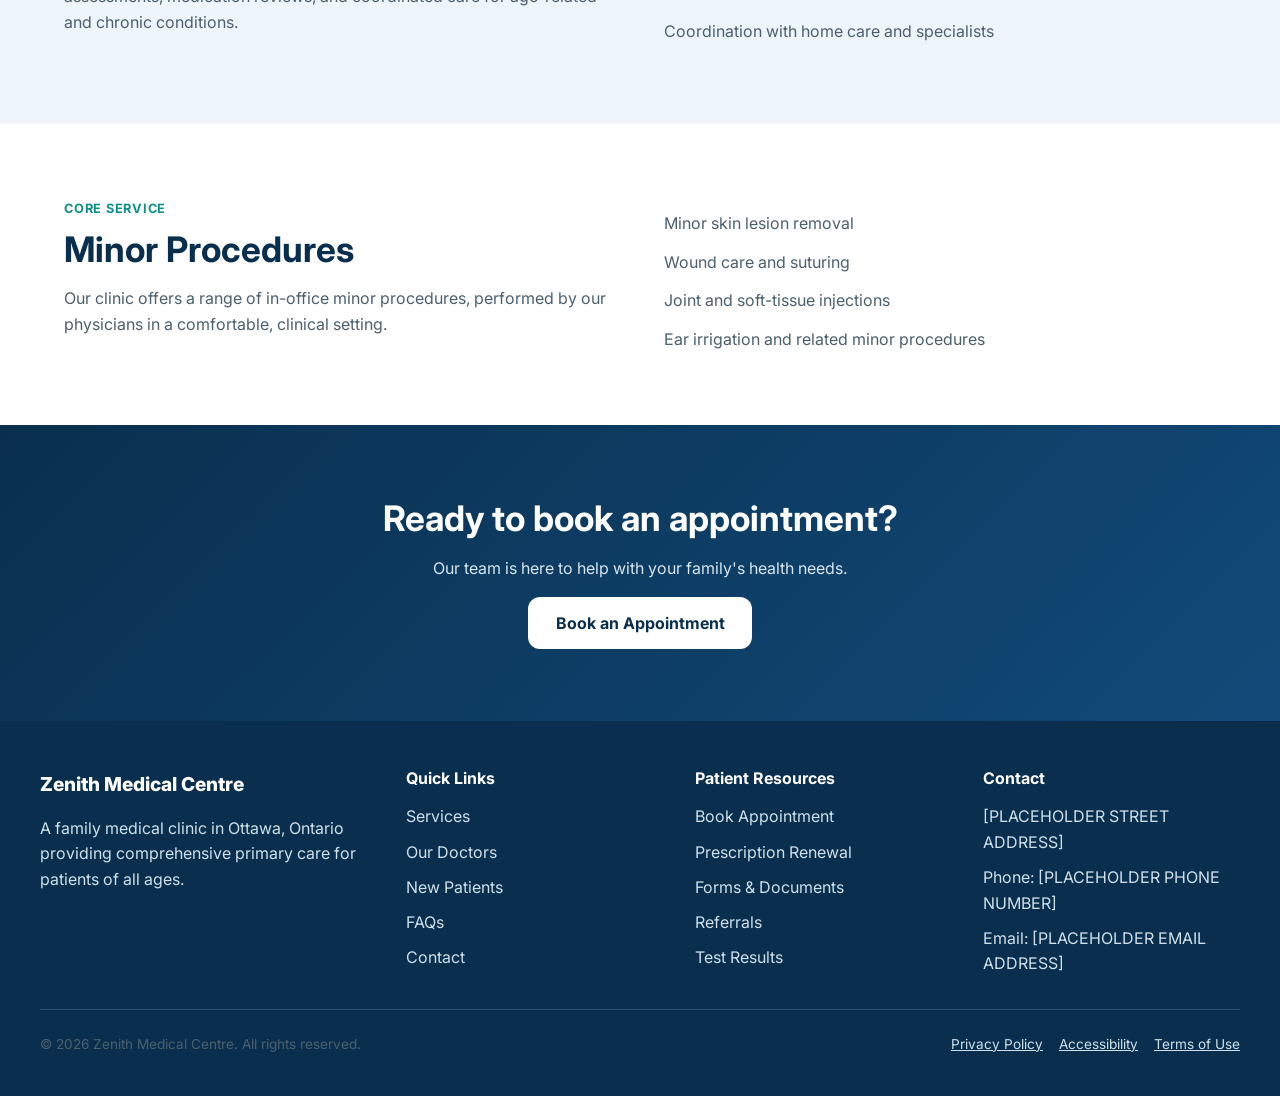
<file: Zenith Medical Website/services.html>
﻿<!DOCTYPE html>
<html lang="en-CA">
<head>
<meta charset="UTF-8">
<meta name="viewport" content="width=device-width, initial-scale=1.0">
<link rel="icon" href="data:image/svg+xml,%3Csvg xmlns=%27http://www.w3.org/2000/svg%27 viewBox=%270 0 24 24%27%3E%3Crect width=%2724%27 height=%2724%27 rx=%275%27 fill=%27%230a2f4e%27/%3E%3Cpath d=%27M12 12v-5M9.5 12h5%27 stroke=%27%2312a6a0%27 stroke-width=%272.4%27 stroke-linecap=%27round%27/%3E%3C/svg%3E">
<title>Our Services | Zenith Medical Centre Ottawa</title>
<meta name="description" content="Explore the family medicine services offered at Zenith Medical Centre in Ottawa, including preventive care, chronic disease management, women's and children's health, mental health and more.">
<link rel="canonical" href="https://www.zenithmedicalcentre.example/services.html">
<meta property="og:type" content="website">
<meta property="og:title" content="Our Services | Zenith Medical Centre Ottawa">
<meta property="og:description" content="Comprehensive family medicine services in Ottawa, Ontario.">
<link rel="preconnect" href="https://fonts.googleapis.com">
<link rel="preconnect" href="https://fonts.gstatic.com" crossorigin>
<link href="https://fonts.googleapis.com/css2?family=Inter:wght@400;600;700;800&display=swap" rel="stylesheet">
<link rel="stylesheet" href="css/styles.css">
</head>
<body>
<a class="skip-link" href="#main-content">Skip to main content</a>

<header class="site-header">
  <div class="header-inner">
    <a class="brand" href="index.html">
      <svg class="brand-mark" width="28" height="28" viewBox="0 0 24 24" fill="none" aria-hidden="true"><path d="M12 2 3 7v6c0 5 4 8.5 9 9 5-.5 9-4 9-9V7l-9-5Z" stroke="currentColor" stroke-width="1.6"/><path d="M12 8v8M8 12h8" stroke="currentColor" stroke-width="1.6" stroke-linecap="round"/></svg>
      Zenith Medical Centre
    </a>
    <nav class="primary-nav" aria-label="Primary">
      <button id="nav-toggle" class="nav-toggle" aria-expanded="false" aria-controls="nav-links" aria-label="Toggle navigation menu">
        <span class="bar"></span><span class="bar"></span><span class="bar"></span>
      </button>
      <ul id="nav-links" class="nav-links">
        <li><a href="index.html">Home</a></li>
        <li><a href="services.html" aria-current="page">Services</a></li>
        <li><a href="doctors.html">Our Doctors</a></li>
        <li><a href="new-patients.html">New Patients</a></li>
        <li><a href="patient-resources.html">Patient Resources</a></li>
        <li><a href="faqs.html">FAQs</a></li>
        <li><a href="contact.html">Contact</a></li>
        <li><a class="btn btn-primary btn-block" href="contact.html#appointments" style="margin-top:0.75rem;">Book Appointment</a></li>
      </ul>
      <div class="header-cta">
        <a class="btn btn-primary" href="contact.html#appointments">Book Appointment</a>
      </div>
    </nav>
  </div>
</header>

<div id="announcement-banner" class="announcement-banner" hidden>
  <div class="container">
    <span class="badge">Announcement</span>
    <p data-announcement-text></p>
    <button class="dismiss" type="button" aria-label="Dismiss announcement">&times;</button>
  </div>
</div>

<main id="main-content">
  <section class="page-header">
    <div class="container">
      <p class="breadcrumb"><a href="index.html">Home</a> / Services</p>
      <h1>Our Services</h1>
      <p>Zenith Medical Centre offers comprehensive family medicine and primary care. Below is an overview of our core service areas &mdash; speak with your physician about which services are right for you.</p>
    </div>
  </section>

  <section>
    <div class="container">
      <div class="grid grid-3" style="margin-bottom: var(--space-4);">
        <a class="card" href="#family-medicine" style="text-decoration:none;color:inherit;"><h3>Family Medicine</h3></a>
        <a class="card" href="#preventive-care" style="text-decoration:none;color:inherit;"><h3>Preventive Care</h3></a>
        <a class="card" href="#chronic-disease" style="text-decoration:none;color:inherit;"><h3>Chronic Disease Management</h3></a>
        <a class="card" href="#womens-health" style="text-decoration:none;color:inherit;"><h3>Women's Health</h3></a>
        <a class="card" href="#childrens-health" style="text-decoration:none;color:inherit;"><h3>Children's Health</h3></a>
        <a class="card" href="#mental-health" style="text-decoration:none;color:inherit;"><h3>Mental Health</h3></a>
        <a class="card" href="#seniors-health" style="text-decoration:none;color:inherit;"><h3>Seniors' Health</h3></a>
        <a class="card" href="#minor-procedures" style="text-decoration:none;color:inherit;"><h3>Minor Procedures</h3></a>
      </div>
    </div>
  </section>

  <section id="family-medicine" class="section-bg-light">
    <div class="container two-col-text">
      <div>
        <span class="eyebrow">Core Service</span>
        <h2>Family Medicine</h2>
        <p>Our family physicians provide continuous, comprehensive care for patients of all ages &mdash; from newborns to seniors. We focus on building long-term relationships so we can understand your health history and support you through every stage of life.</p>
        <p>This includes diagnosis and treatment of acute and ongoing conditions, coordination with specialists, and general health guidance.</p>
      </div>
      <ul class="value-list">
        <li>Diagnosis and treatment of illness and injury</li>
        <li>Ongoing health monitoring</li>
        <li>Coordination of specialist referrals</li>
        <li>Care for patients of all ages</li>
      </ul>
    </div>
  </section>

  <section id="preventive-care">
    <div class="container two-col-text">
      <div>
        <span class="eyebrow">Core Service</span>
        <h2>Preventive Care</h2>
        <p>Preventing illness before it starts is at the heart of family medicine. We offer periodic health checkups, age- and risk-appropriate screenings, and immunizations to help you stay ahead of potential health concerns.</p>
      </div>
      <ul class="value-list">
        <li>Annual and periodic health exams</li>
        <li>Cancer and chronic disease screening</li>
        <li>Vaccinations, including seasonal flu clinics</li>
        <li>Lifestyle and risk-factor counselling</li>
      </ul>
    </div>
  </section>

  <section id="chronic-disease" class="section-bg-light">
    <div class="container two-col-text">
      <div>
        <span class="eyebrow">Core Service</span>
        <h2>Chronic Disease Management</h2>
        <p>Living with a chronic condition requires consistent, coordinated support. We work with patients managing diabetes, hypertension, asthma, and other ongoing conditions to develop personalized care plans and monitor progress over time.</p>
      </div>
      <ul class="value-list">
        <li>Individualized chronic condition care plans</li>
        <li>Regular monitoring and lab follow-up</li>
        <li>Medication management</li>
        <li>Education and self-management support</li>
      </ul>
    </div>
  </section>

  <section id="womens-health">
    <div class="container two-col-text">
      <div>
        <span class="eyebrow">Core Service</span>
        <h2>Women's Health</h2>
        <p>We provide comprehensive women's health services, including reproductive health counselling, preventive screening, and referrals for prenatal and specialist care as needed.</p>
      </div>
      <ul class="value-list">
        <li>Preventive screening and wellness exams</li>
        <li>Reproductive and sexual health counselling</li>
        <li>Prenatal care referrals</li>
        <li>Menopause and hormonal health support</li>
      </ul>
    </div>
  </section>

  <section id="childrens-health" class="section-bg-light">
    <div class="container two-col-text">
      <div>
        <span class="eyebrow">Core Service</span>
        <h2>Children's Health</h2>
        <p>From well-baby checkups to childhood immunizations and growth monitoring, our team supports the healthy development of your children in a warm, family-friendly environment.</p>
      </div>
      <ul class="value-list">
        <li>Well-child and well-baby visits</li>
        <li>Childhood immunization schedules</li>
        <li>Growth and development monitoring</li>
        <li>Support for common childhood illnesses</li>
      </ul>
    </div>
  </section>

  <section id="mental-health">
    <div class="container two-col-text">
      <div>
        <span class="eyebrow">Core Service</span>
        <h2>Mental Health</h2>
        <p>Mental health is an essential part of overall wellbeing. Our physicians offer compassionate assessment, ongoing support, and referrals to mental health specialists and community resources when needed.</p>
      </div>
      <ul class="value-list">
        <li>Mental health assessments</li>
        <li>Ongoing support and follow-up</li>
        <li>Referrals to counselling and psychiatric services</li>
        <li>Confidential, judgment-free conversations</li>
      </ul>
    </div>
  </section>

  <section id="seniors-health" class="section-bg-light">
    <div class="container two-col-text">
      <div>
        <span class="eyebrow">Core Service</span>
        <h2>Seniors' Health</h2>
        <p>We support healthy, independent aging through comprehensive geriatric assessments, medication reviews, and coordinated care for age-related and chronic conditions.</p>
      </div>
      <ul class="value-list">
        <li>Comprehensive geriatric assessments</li>
        <li>Medication reviews</li>
        <li>Fall-risk and mobility support</li>
        <li>Coordination with home care and specialists</li>
      </ul>
    </div>
  </section>

  <section id="minor-procedures">
    <div class="container two-col-text">
      <div>
        <span class="eyebrow">Core Service</span>
        <h2>Minor Procedures</h2>
        <p>Our clinic offers a range of in-office minor procedures, performed by our physicians in a comfortable, clinical setting.</p>
      </div>
      <ul class="value-list">
        <li>Minor skin lesion removal</li>
        <li>Wound care and suturing</li>
        <li>Joint and soft-tissue injections</li>
        <li>Ear irrigation and related minor procedures</li>
      </ul>
    </div>
  </section>

  <section class="cta-band">
    <div class="container">
      <h2>Ready to book an appointment?</h2>
      <p>Our team is here to help with your family's health needs.</p>
      <a class="btn btn-inverse" href="contact.html#appointments">Book an Appointment</a>
    </div>
  </section>
</main>

<footer class="site-footer">
  <div class="container footer-top">
    <div class="footer-grid">
      <div>
        <span class="footer-brand">Zenith Medical Centre</span>
        <p style="color:#cfe0ea;">A family medical clinic in Ottawa, Ontario providing comprehensive primary care for patients of all ages.</p>
      </div>
      <div>
        <h3>Quick Links</h3>
        <ul>
          <li><a href="services.html">Services</a></li>
          <li><a href="doctors.html">Our Doctors</a></li>
          <li><a href="new-patients.html">New Patients</a></li>
          <li><a href="faqs.html">FAQs</a></li>
          <li><a href="contact.html">Contact</a></li>
        </ul>
      </div>
      <div>
        <h3>Patient Resources</h3>
        <ul>
          <li><a href="patient-resources.html#book-appointment">Book Appointment</a></li>
          <li><a href="patient-resources.html#prescription-renewal">Prescription Renewal</a></li>
          <li><a href="patient-resources.html#forms">Forms &amp; Documents</a></li>
          <li><a href="patient-resources.html#referrals">Referrals</a></li>
          <li><a href="patient-resources.html#test-results">Test Results</a></li>
        </ul>
      </div>
      <div>
        <h3>Contact</h3>
        <ul>
          <li id="contact-address-1">[PLACEHOLDER STREET ADDRESS]<br><span id="contact-address-2">Ottawa, ON [PLACEHOLDER POSTAL CODE]</span></li>
          <li>Phone: <a data-render="contact-phone-href" href="tel:">[PLACEHOLDER PHONE NUMBER]</a></li>
          <li>Email: <a data-render="contact-email-href" href="mailto:">[PLACEHOLDER EMAIL ADDRESS]</a></li>
        </ul>
      </div>
    </div>
  </div>
  <div class="container footer-bottom">
    <p>&copy; 2026 Zenith Medical Centre. All rights reserved.</p>
    <ul>
      <li><a href="privacy.html">Privacy Policy</a></li>
      <li><a href="accessibility.html">Accessibility</a></li>
      <li><a href="terms.html">Terms of Use</a></li>
    </ul>
  </div>
</footer>

<script src="js/content.js"></script>
<script src="js/main.js"></script>
</body>
</html>
</file>
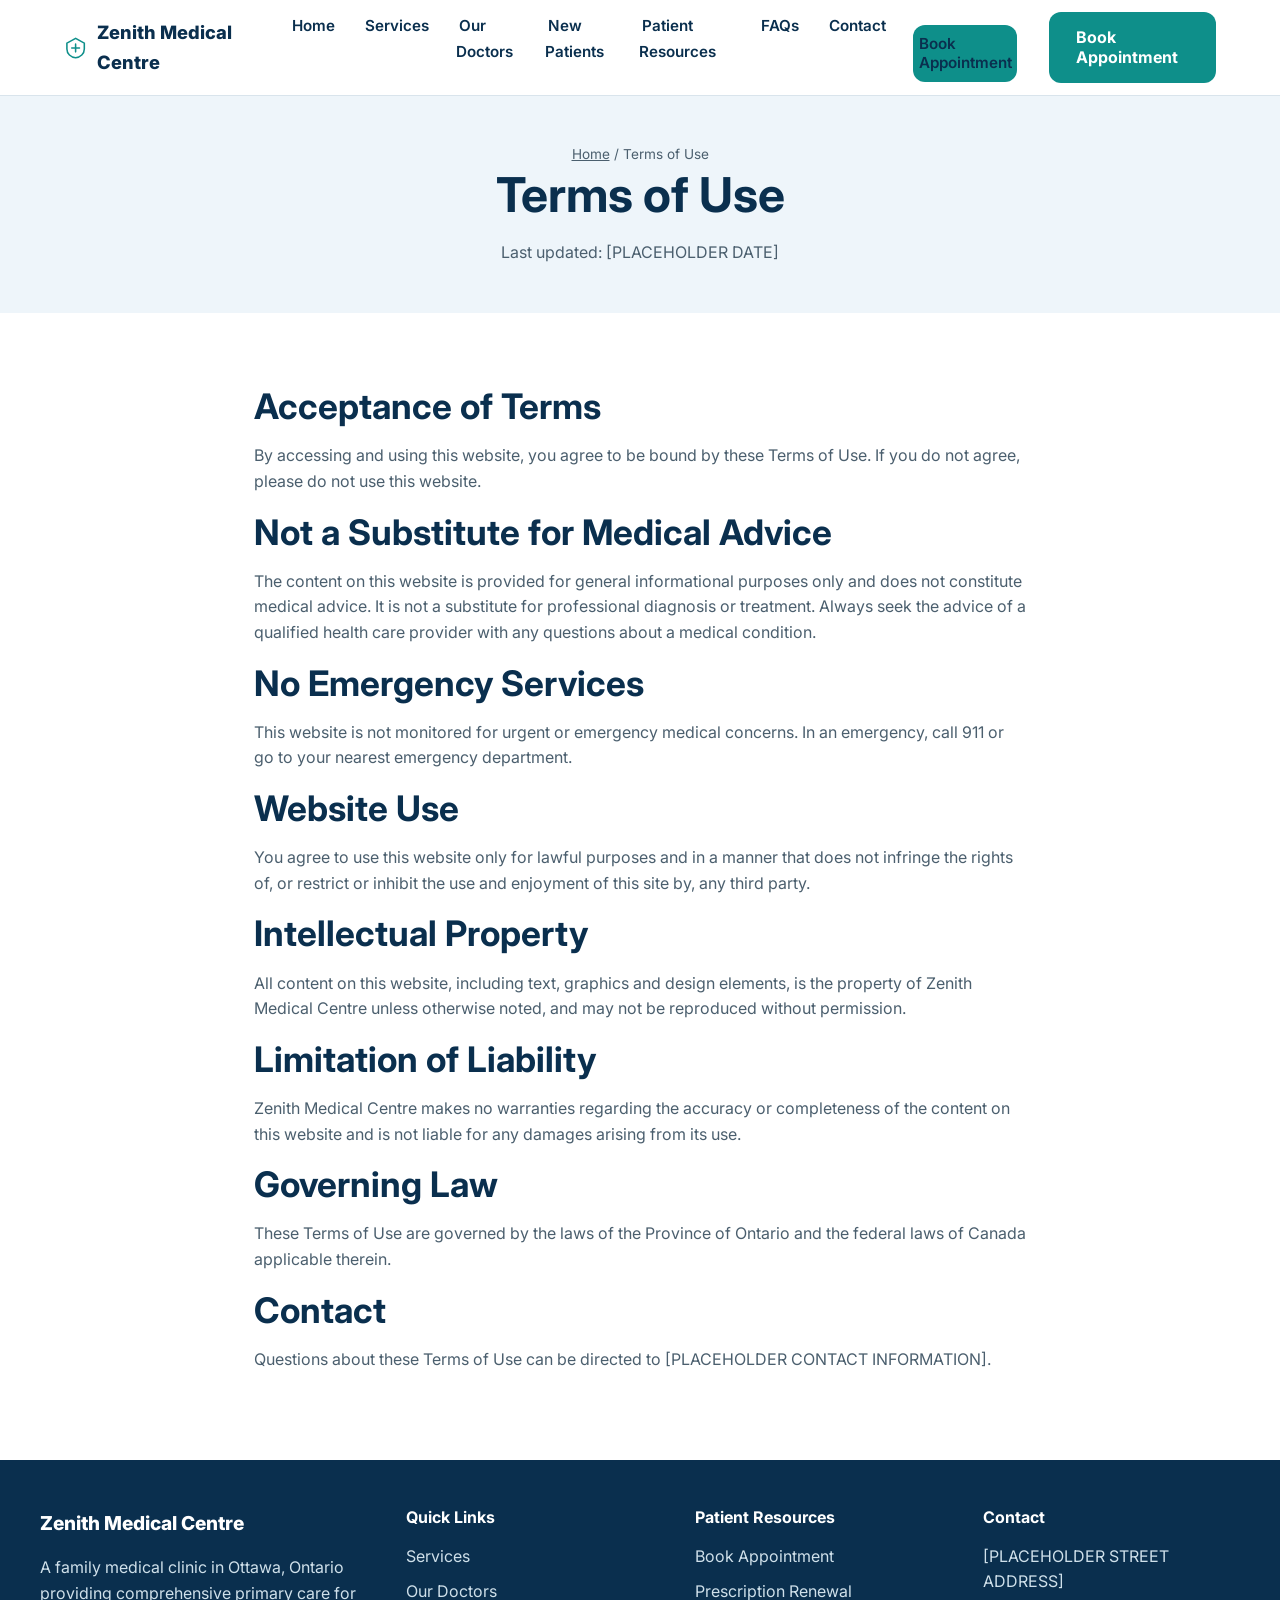
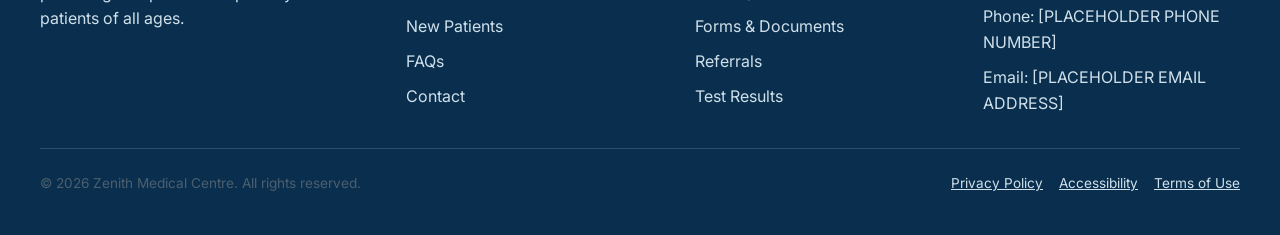
<file: Zenith Medical Website/terms.html>
﻿<!DOCTYPE html>
<html lang="en-CA">
<head>
<meta charset="UTF-8">
<meta name="viewport" content="width=device-width, initial-scale=1.0">
<link rel="icon" href="data:image/svg+xml,%3Csvg xmlns=%27http://www.w3.org/2000/svg%27 viewBox=%270 0 24 24%27%3E%3Crect width=%2724%27 height=%2724%27 rx=%275%27 fill=%27%230a2f4e%27/%3E%3Cpath d=%27M12 12v-5M9.5 12h5%27 stroke=%27%2312a6a0%27 stroke-width=%272.4%27 stroke-linecap=%27round%27/%3E%3C/svg%3E">
<title>Terms of Use | Zenith Medical Centre Ottawa</title>
<meta name="description" content="Terms of use for the Zenith Medical Centre website.">
<link rel="canonical" href="https://www.zenithmedicalcentre.example/terms.html">
<link rel="preconnect" href="https://fonts.googleapis.com">
<link rel="preconnect" href="https://fonts.gstatic.com" crossorigin>
<link href="https://fonts.googleapis.com/css2?family=Inter:wght@400;600;700;800&display=swap" rel="stylesheet">
<link rel="stylesheet" href="css/styles.css">
</head>
<body>
<a class="skip-link" href="#main-content">Skip to main content</a>

<header class="site-header">
  <div class="header-inner">
    <a class="brand" href="index.html">
      <svg class="brand-mark" width="28" height="28" viewBox="0 0 24 24" fill="none" aria-hidden="true"><path d="M12 2 3 7v6c0 5 4 8.5 9 9 5-.5 9-4 9-9V7l-9-5Z" stroke="currentColor" stroke-width="1.6"/><path d="M12 8v8M8 12h8" stroke="currentColor" stroke-width="1.6" stroke-linecap="round"/></svg>
      Zenith Medical Centre
    </a>
    <nav class="primary-nav" aria-label="Primary">
      <button id="nav-toggle" class="nav-toggle" aria-expanded="false" aria-controls="nav-links" aria-label="Toggle navigation menu">
        <span class="bar"></span><span class="bar"></span><span class="bar"></span>
      </button>
      <ul id="nav-links" class="nav-links">
        <li><a href="index.html">Home</a></li>
        <li><a href="services.html">Services</a></li>
        <li><a href="doctors.html">Our Doctors</a></li>
        <li><a href="new-patients.html">New Patients</a></li>
        <li><a href="patient-resources.html">Patient Resources</a></li>
        <li><a href="faqs.html">FAQs</a></li>
        <li><a href="contact.html">Contact</a></li>
        <li><a class="btn btn-primary btn-block" href="contact.html#appointments" style="margin-top:0.75rem;">Book Appointment</a></li>
      </ul>
      <div class="header-cta">
        <a class="btn btn-primary" href="contact.html#appointments">Book Appointment</a>
      </div>
    </nav>
  </div>
</header>

<main id="main-content">
  <section class="page-header">
    <div class="container">
      <p class="breadcrumb"><a href="index.html">Home</a> / Terms of Use</p>
      <h1>Terms of Use</h1>
      <p>Last updated: [PLACEHOLDER DATE]</p>
    </div>
  </section>

  <section>
    <div class="container" style="max-width:820px;">
      <h2>Acceptance of Terms</h2>
      <p>By accessing and using this website, you agree to be bound by these Terms of Use. If you do not agree, please do not use this website.</p>

      <h2>Not a Substitute for Medical Advice</h2>
      <p>The content on this website is provided for general informational purposes only and does not constitute medical advice. It is not a substitute for professional diagnosis or treatment. Always seek the advice of a qualified health care provider with any questions about a medical condition.</p>

      <h2>No Emergency Services</h2>
      <p>This website is not monitored for urgent or emergency medical concerns. In an emergency, call 911 or go to your nearest emergency department.</p>

      <h2>Website Use</h2>
      <p>You agree to use this website only for lawful purposes and in a manner that does not infringe the rights of, or restrict or inhibit the use and enjoyment of this site by, any third party.</p>

      <h2>Intellectual Property</h2>
      <p>All content on this website, including text, graphics and design elements, is the property of Zenith Medical Centre unless otherwise noted, and may not be reproduced without permission.</p>

      <h2>Limitation of Liability</h2>
      <p>Zenith Medical Centre makes no warranties regarding the accuracy or completeness of the content on this website and is not liable for any damages arising from its use.</p>

      <h2>Governing Law</h2>
      <p>These Terms of Use are governed by the laws of the Province of Ontario and the federal laws of Canada applicable therein.</p>

      <h2>Contact</h2>
      <p>Questions about these Terms of Use can be directed to [PLACEHOLDER CONTACT INFORMATION].</p>
    </div>
  </section>
</main>

<footer class="site-footer">
  <div class="container footer-top">
    <div class="footer-grid">
      <div>
        <span class="footer-brand">Zenith Medical Centre</span>
        <p style="color:#cfe0ea;">A family medical clinic in Ottawa, Ontario providing comprehensive primary care for patients of all ages.</p>
      </div>
      <div>
        <h3>Quick Links</h3>
        <ul>
          <li><a href="services.html">Services</a></li>
          <li><a href="doctors.html">Our Doctors</a></li>
          <li><a href="new-patients.html">New Patients</a></li>
          <li><a href="faqs.html">FAQs</a></li>
          <li><a href="contact.html">Contact</a></li>
        </ul>
      </div>
      <div>
        <h3>Patient Resources</h3>
        <ul>
          <li><a href="patient-resources.html#book-appointment">Book Appointment</a></li>
          <li><a href="patient-resources.html#prescription-renewal">Prescription Renewal</a></li>
          <li><a href="patient-resources.html#forms">Forms &amp; Documents</a></li>
          <li><a href="patient-resources.html#referrals">Referrals</a></li>
          <li><a href="patient-resources.html#test-results">Test Results</a></li>
        </ul>
      </div>
      <div>
        <h3>Contact</h3>
        <ul>
          <li id="contact-address-1">[PLACEHOLDER STREET ADDRESS]<br><span id="contact-address-2">Ottawa, ON [PLACEHOLDER POSTAL CODE]</span></li>
          <li>Phone: <a data-render="contact-phone-href" href="tel:">[PLACEHOLDER PHONE NUMBER]</a></li>
          <li>Email: <a data-render="contact-email-href" href="mailto:">[PLACEHOLDER EMAIL ADDRESS]</a></li>
        </ul>
      </div>
    </div>
  </div>
  <div class="container footer-bottom">
    <p>&copy; 2026 Zenith Medical Centre. All rights reserved.</p>
    <ul>
      <li><a href="privacy.html">Privacy Policy</a></li>
      <li><a href="accessibility.html">Accessibility</a></li>
      <li><a href="terms.html" aria-current="page">Terms of Use</a></li>
    </ul>
  </div>
</footer>

<script src="js/content.js"></script>
<script src="js/main.js"></script>
</body>
</html>
</file>
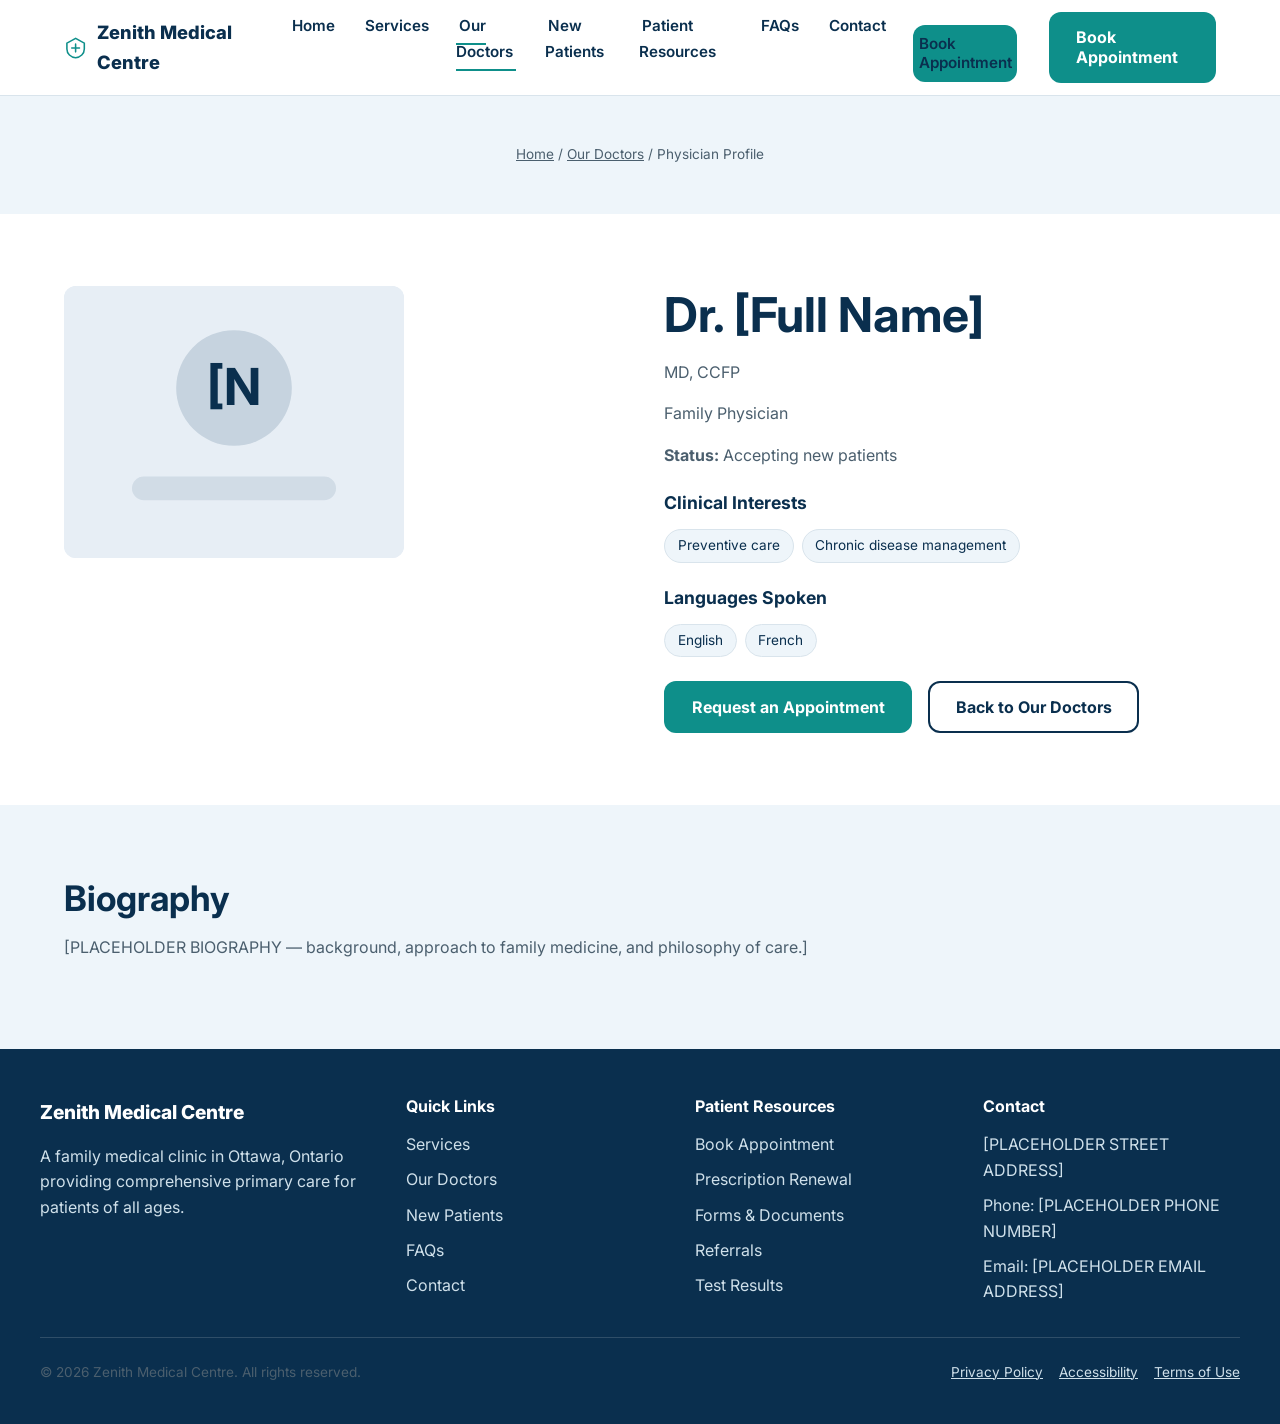
<file: Zenith Medical Website/doctors/doctor-one.html>
﻿<!DOCTYPE html>
<html lang="en-CA">
<head>
<meta charset="UTF-8">
<meta name="viewport" content="width=device-width, initial-scale=1.0">
<link rel="icon" href="data:image/svg+xml,%3Csvg xmlns=%27http://www.w3.org/2000/svg%27 viewBox=%270 0 24 24%27%3E%3Crect width=%2724%27 height=%2724%27 rx=%275%27 fill=%27%230a2f4e%27/%3E%3Cpath d=%27M12 12v-5M9.5 12h5%27 stroke=%27%2312a6a0%27 stroke-width=%272.4%27 stroke-linecap=%27round%27/%3E%3C/svg%3E">
<title>Physician Profile | Zenith Medical Centre Ottawa</title>
<meta name="description" content="Physician profile at Zenith Medical Centre, a family medical clinic in Ottawa, Ontario.">
<link rel="canonical" href="https://www.zenithmedicalcentre.example/doctors/doctor-one.html">
<link rel="preconnect" href="https://fonts.googleapis.com">
<link rel="preconnect" href="https://fonts.gstatic.com" crossorigin>
<link href="https://fonts.googleapis.com/css2?family=Inter:wght@400;600;700;800&display=swap" rel="stylesheet">
<link rel="stylesheet" href="../css/styles.css">
</head>
<body>
<a class="skip-link" href="#main-content">Skip to main content</a>

<header class="site-header">
  <div class="header-inner">
    <a class="brand" href="../index.html">
      <svg class="brand-mark" width="28" height="28" viewBox="0 0 24 24" fill="none" aria-hidden="true"><path d="M12 2 3 7v6c0 5 4 8.5 9 9 5-.5 9-4 9-9V7l-9-5Z" stroke="currentColor" stroke-width="1.6"/><path d="M12 8v8M8 12h8" stroke="currentColor" stroke-width="1.6" stroke-linecap="round"/></svg>
      Zenith Medical Centre
    </a>
    <nav class="primary-nav" aria-label="Primary">
      <button id="nav-toggle" class="nav-toggle" aria-expanded="false" aria-controls="nav-links" aria-label="Toggle navigation menu">
        <span class="bar"></span><span class="bar"></span><span class="bar"></span>
      </button>
      <ul id="nav-links" class="nav-links">
        <li><a href="../index.html">Home</a></li>
        <li><a href="../services.html">Services</a></li>
        <li><a href="../doctors.html" aria-current="page">Our Doctors</a></li>
        <li><a href="../new-patients.html">New Patients</a></li>
        <li><a href="../patient-resources.html">Patient Resources</a></li>
        <li><a href="../faqs.html">FAQs</a></li>
        <li><a href="../contact.html">Contact</a></li>
        <li><a class="btn btn-primary btn-block" href="../contact.html#appointments" style="margin-top:0.75rem;">Book Appointment</a></li>
      </ul>
      <div class="header-cta">
        <a class="btn btn-primary" href="../contact.html#appointments">Book Appointment</a>
      </div>
    </nav>
  </div>
</header>

<main id="main-content" data-render="doctor-profile" data-slug="doctor-one">
  <section class="page-header">
    <div class="container">
      <p class="breadcrumb"><a href="../index.html">Home</a> / <a href="../doctors.html">Our Doctors</a> / Physician Profile</p>
    </div>
  </section>

  <section>
    <div class="container two-col-text">
      <div id="doctor-photo" class="doctor-photo" style="max-width:340px;"></div>
      <div>
        <h1 id="doctor-name">Dr. [Full Name]</h1>
        <p class="credentials" id="doctor-credentials" style="font-size:1rem;">MD, CCFP</p>
        <p class="role" id="doctor-role">Family Physician</p>
        <p><strong>Status:</strong> <span id="doctor-status">Accepting new patients</span></p>
        <h2 style="font-size:1.1rem;margin-top:1.5rem;">Clinical Interests</h2>
        <ul class="badge-list" id="doctor-interests"></ul>
        <h2 style="font-size:1.1rem;margin-top:1.5rem;">Languages Spoken</h2>
        <ul class="badge-list" id="doctor-languages"></ul>
        <div class="hero-actions">
          <a class="btn btn-primary" href="../contact.html#appointments">Request an Appointment</a>
          <a class="btn btn-secondary" href="../doctors.html">Back to Our Doctors</a>
        </div>
      </div>
    </div>
  </section>

  <section class="section-bg-light">
    <div class="container">
      <h2>Biography</h2>
      <p id="doctor-bio">[PLACEHOLDER BIOGRAPHY]</p>
    </div>
  </section>
</main>

<footer class="site-footer">
  <div class="container footer-top">
    <div class="footer-grid">
      <div>
        <span class="footer-brand">Zenith Medical Centre</span>
        <p style="color:#cfe0ea;">A family medical clinic in Ottawa, Ontario providing comprehensive primary care for patients of all ages.</p>
      </div>
      <div>
        <h3>Quick Links</h3>
        <ul>
          <li><a href="../services.html">Services</a></li>
          <li><a href="../doctors.html">Our Doctors</a></li>
          <li><a href="../new-patients.html">New Patients</a></li>
          <li><a href="../faqs.html">FAQs</a></li>
          <li><a href="../contact.html">Contact</a></li>
        </ul>
      </div>
      <div>
        <h3>Patient Resources</h3>
        <ul>
          <li><a href="../patient-resources.html#book-appointment">Book Appointment</a></li>
          <li><a href="../patient-resources.html#prescription-renewal">Prescription Renewal</a></li>
          <li><a href="../patient-resources.html#forms">Forms &amp; Documents</a></li>
          <li><a href="../patient-resources.html#referrals">Referrals</a></li>
          <li><a href="../patient-resources.html#test-results">Test Results</a></li>
        </ul>
      </div>
      <div>
        <h3>Contact</h3>
        <ul>
          <li id="contact-address-1">[PLACEHOLDER STREET ADDRESS]<br><span id="contact-address-2">Ottawa, ON [PLACEHOLDER POSTAL CODE]</span></li>
          <li>Phone: <a data-render="contact-phone-href" href="tel:">[PLACEHOLDER PHONE NUMBER]</a></li>
          <li>Email: <a data-render="contact-email-href" href="mailto:">[PLACEHOLDER EMAIL ADDRESS]</a></li>
        </ul>
      </div>
    </div>
  </div>
  <div class="container footer-bottom">
    <p>&copy; 2026 Zenith Medical Centre. All rights reserved.</p>
    <ul>
      <li><a href="../privacy.html">Privacy Policy</a></li>
      <li><a href="../accessibility.html">Accessibility</a></li>
      <li><a href="../terms.html">Terms of Use</a></li>
    </ul>
  </div>
</footer>

<script src="../js/content.js"></script>
<script src="../js/main.js"></script>
</body>
</html>
</file>
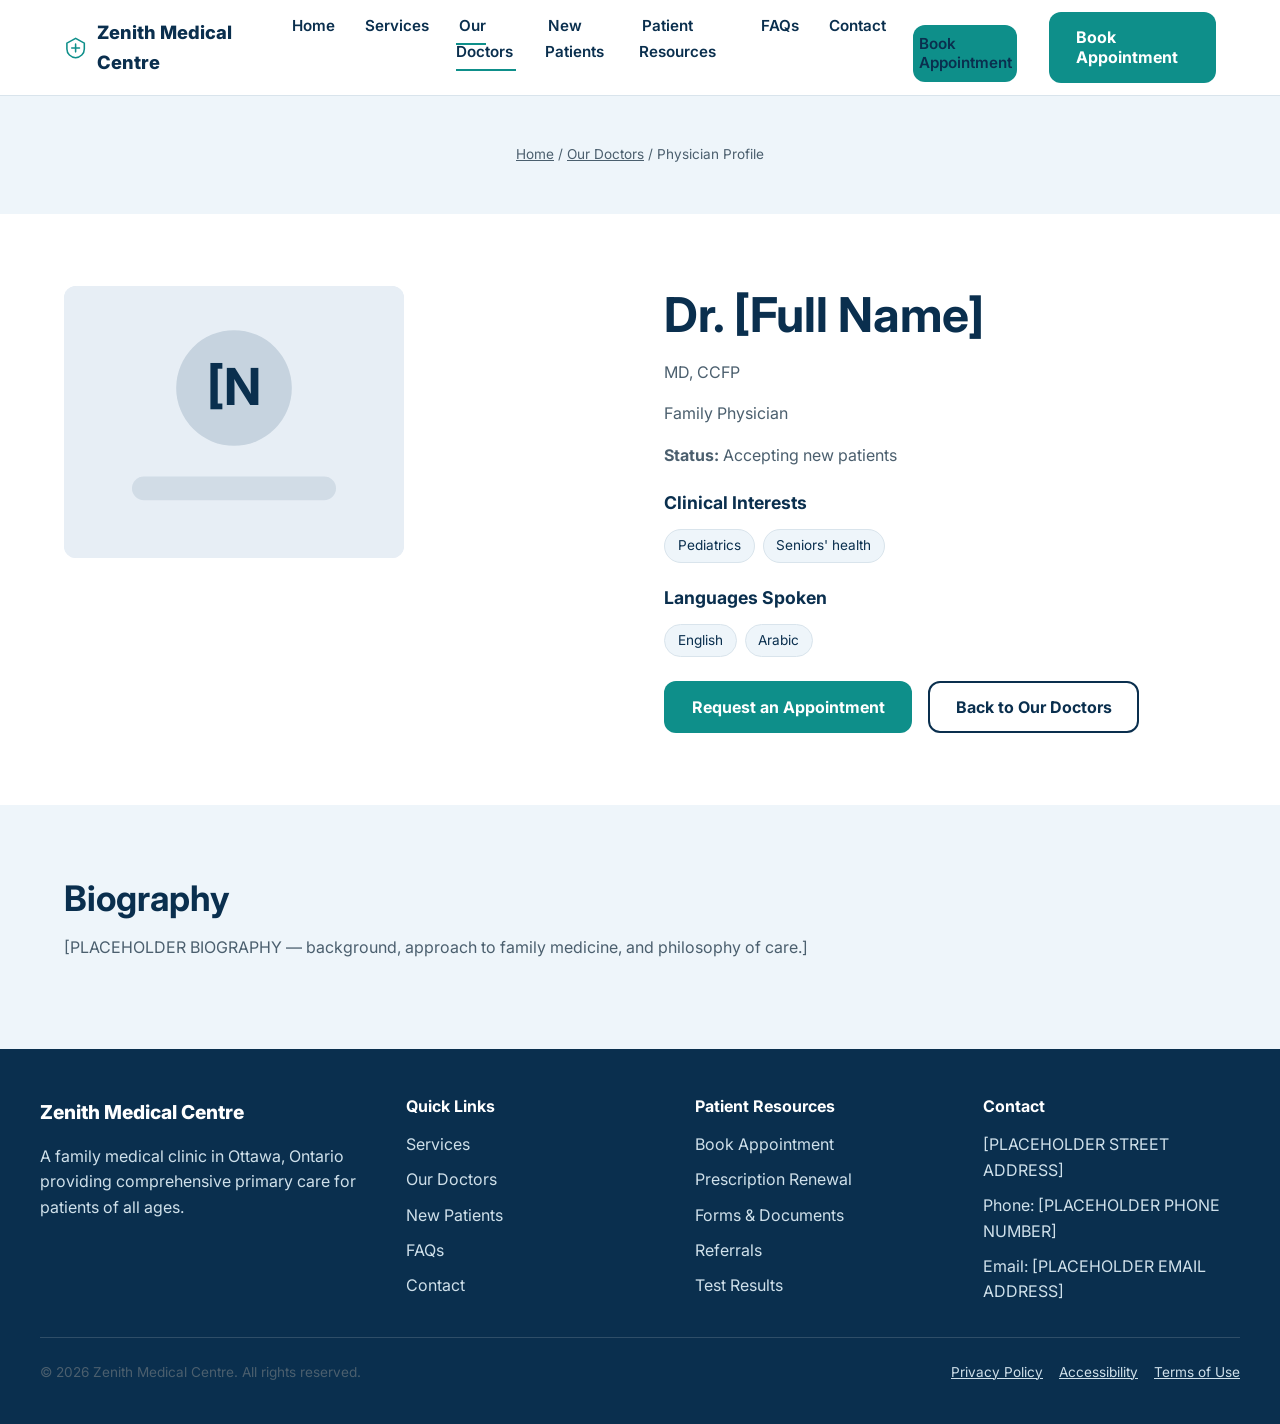
<file: Zenith Medical Website/doctors/doctor-three.html>
﻿<!DOCTYPE html>
<html lang="en-CA">
<head>
<meta charset="UTF-8">
<meta name="viewport" content="width=device-width, initial-scale=1.0">
<link rel="icon" href="data:image/svg+xml,%3Csvg xmlns=%27http://www.w3.org/2000/svg%27 viewBox=%270 0 24 24%27%3E%3Crect width=%2724%27 height=%2724%27 rx=%275%27 fill=%27%230a2f4e%27/%3E%3Cpath d=%27M12 12v-5M9.5 12h5%27 stroke=%27%2312a6a0%27 stroke-width=%272.4%27 stroke-linecap=%27round%27/%3E%3C/svg%3E">
<title>Physician Profile | Zenith Medical Centre Ottawa</title>
<meta name="description" content="Physician profile at Zenith Medical Centre, a family medical clinic in Ottawa, Ontario.">
<link rel="canonical" href="https://www.zenithmedicalcentre.example/doctors/doctor-three.html">
<link rel="preconnect" href="https://fonts.googleapis.com">
<link rel="preconnect" href="https://fonts.gstatic.com" crossorigin>
<link href="https://fonts.googleapis.com/css2?family=Inter:wght@400;600;700;800&display=swap" rel="stylesheet">
<link rel="stylesheet" href="../css/styles.css">
</head>
<body>
<a class="skip-link" href="#main-content">Skip to main content</a>

<header class="site-header">
  <div class="header-inner">
    <a class="brand" href="../index.html">
      <svg class="brand-mark" width="28" height="28" viewBox="0 0 24 24" fill="none" aria-hidden="true"><path d="M12 2 3 7v6c0 5 4 8.5 9 9 5-.5 9-4 9-9V7l-9-5Z" stroke="currentColor" stroke-width="1.6"/><path d="M12 8v8M8 12h8" stroke="currentColor" stroke-width="1.6" stroke-linecap="round"/></svg>
      Zenith Medical Centre
    </a>
    <nav class="primary-nav" aria-label="Primary">
      <button id="nav-toggle" class="nav-toggle" aria-expanded="false" aria-controls="nav-links" aria-label="Toggle navigation menu">
        <span class="bar"></span><span class="bar"></span><span class="bar"></span>
      </button>
      <ul id="nav-links" class="nav-links">
        <li><a href="../index.html">Home</a></li>
        <li><a href="../services.html">Services</a></li>
        <li><a href="../doctors.html" aria-current="page">Our Doctors</a></li>
        <li><a href="../new-patients.html">New Patients</a></li>
        <li><a href="../patient-resources.html">Patient Resources</a></li>
        <li><a href="../faqs.html">FAQs</a></li>
        <li><a href="../contact.html">Contact</a></li>
        <li><a class="btn btn-primary btn-block" href="../contact.html#appointments" style="margin-top:0.75rem;">Book Appointment</a></li>
      </ul>
      <div class="header-cta">
        <a class="btn btn-primary" href="../contact.html#appointments">Book Appointment</a>
      </div>
    </nav>
  </div>
</header>

<main id="main-content" data-render="doctor-profile" data-slug="doctor-three">
  <section class="page-header">
    <div class="container">
      <p class="breadcrumb"><a href="../index.html">Home</a> / <a href="../doctors.html">Our Doctors</a> / Physician Profile</p>
    </div>
  </section>

  <section>
    <div class="container two-col-text">
      <div id="doctor-photo" class="doctor-photo" style="max-width:340px;"></div>
      <div>
        <h1 id="doctor-name">Dr. [Full Name]</h1>
        <p class="credentials" id="doctor-credentials" style="font-size:1rem;">MD, CCFP</p>
        <p class="role" id="doctor-role">Family Physician</p>
        <p><strong>Status:</strong> <span id="doctor-status">Accepting new patients</span></p>
        <h2 style="font-size:1.1rem;margin-top:1.5rem;">Clinical Interests</h2>
        <ul class="badge-list" id="doctor-interests"></ul>
        <h2 style="font-size:1.1rem;margin-top:1.5rem;">Languages Spoken</h2>
        <ul class="badge-list" id="doctor-languages"></ul>
        <div class="hero-actions">
          <a class="btn btn-primary" href="../contact.html#appointments">Request an Appointment</a>
          <a class="btn btn-secondary" href="../doctors.html">Back to Our Doctors</a>
        </div>
      </div>
    </div>
  </section>

  <section class="section-bg-light">
    <div class="container">
      <h2>Biography</h2>
      <p id="doctor-bio">[PLACEHOLDER BIOGRAPHY]</p>
    </div>
  </section>
</main>

<footer class="site-footer">
  <div class="container footer-top">
    <div class="footer-grid">
      <div>
        <span class="footer-brand">Zenith Medical Centre</span>
        <p style="color:#cfe0ea;">A family medical clinic in Ottawa, Ontario providing comprehensive primary care for patients of all ages.</p>
      </div>
      <div>
        <h3>Quick Links</h3>
        <ul>
          <li><a href="../services.html">Services</a></li>
          <li><a href="../doctors.html">Our Doctors</a></li>
          <li><a href="../new-patients.html">New Patients</a></li>
          <li><a href="../faqs.html">FAQs</a></li>
          <li><a href="../contact.html">Contact</a></li>
        </ul>
      </div>
      <div>
        <h3>Patient Resources</h3>
        <ul>
          <li><a href="../patient-resources.html#book-appointment">Book Appointment</a></li>
          <li><a href="../patient-resources.html#prescription-renewal">Prescription Renewal</a></li>
          <li><a href="../patient-resources.html#forms">Forms &amp; Documents</a></li>
          <li><a href="../patient-resources.html#referrals">Referrals</a></li>
          <li><a href="../patient-resources.html#test-results">Test Results</a></li>
        </ul>
      </div>
      <div>
        <h3>Contact</h3>
        <ul>
          <li id="contact-address-1">[PLACEHOLDER STREET ADDRESS]<br><span id="contact-address-2">Ottawa, ON [PLACEHOLDER POSTAL CODE]</span></li>
          <li>Phone: <a data-render="contact-phone-href" href="tel:">[PLACEHOLDER PHONE NUMBER]</a></li>
          <li>Email: <a data-render="contact-email-href" href="mailto:">[PLACEHOLDER EMAIL ADDRESS]</a></li>
        </ul>
      </div>
    </div>
  </div>
  <div class="container footer-bottom">
    <p>&copy; 2026 Zenith Medical Centre. All rights reserved.</p>
    <ul>
      <li><a href="../privacy.html">Privacy Policy</a></li>
      <li><a href="../accessibility.html">Accessibility</a></li>
      <li><a href="../terms.html">Terms of Use</a></li>
    </ul>
  </div>
</footer>

<script src="../js/content.js"></script>
<script src="../js/main.js"></script>
</body>
</html>
</file>
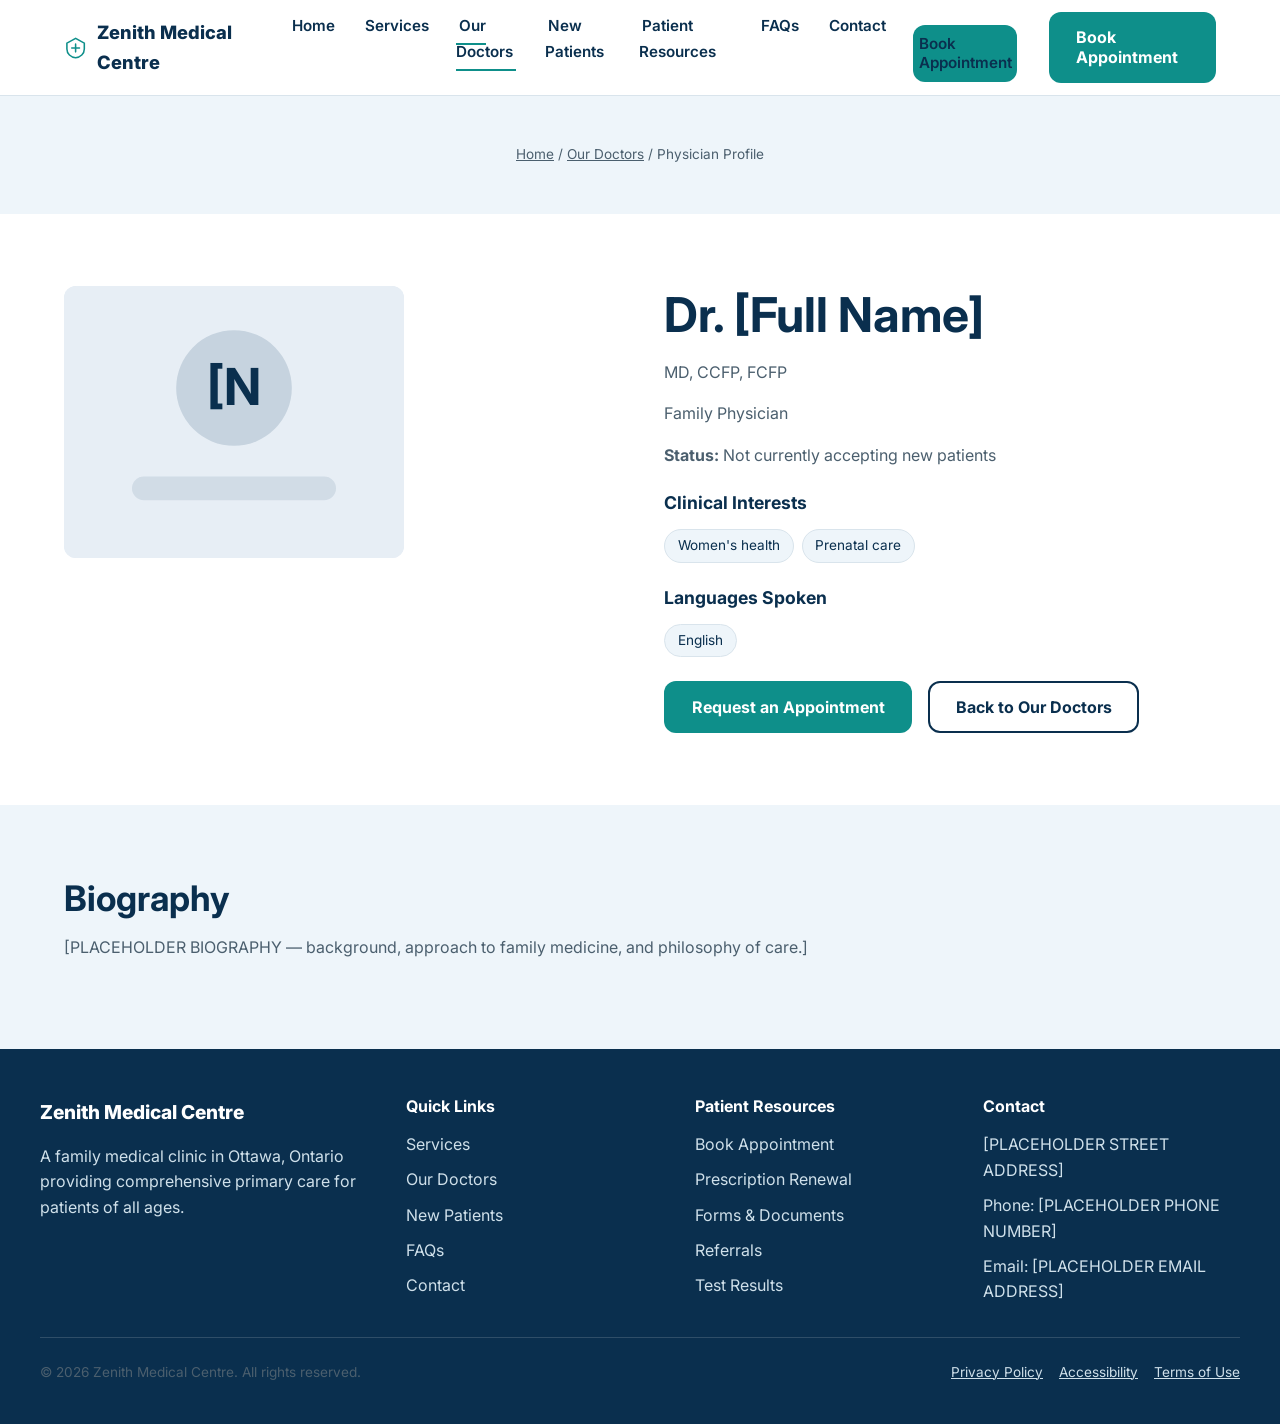
<file: Zenith Medical Website/doctors/doctor-two.html>
﻿<!DOCTYPE html>
<html lang="en-CA">
<head>
<meta charset="UTF-8">
<meta name="viewport" content="width=device-width, initial-scale=1.0">
<link rel="icon" href="data:image/svg+xml,%3Csvg xmlns=%27http://www.w3.org/2000/svg%27 viewBox=%270 0 24 24%27%3E%3Crect width=%2724%27 height=%2724%27 rx=%275%27 fill=%27%230a2f4e%27/%3E%3Cpath d=%27M12 12v-5M9.5 12h5%27 stroke=%27%2312a6a0%27 stroke-width=%272.4%27 stroke-linecap=%27round%27/%3E%3C/svg%3E">
<title>Physician Profile | Zenith Medical Centre Ottawa</title>
<meta name="description" content="Physician profile at Zenith Medical Centre, a family medical clinic in Ottawa, Ontario.">
<link rel="canonical" href="https://www.zenithmedicalcentre.example/doctors/doctor-two.html">
<link rel="preconnect" href="https://fonts.googleapis.com">
<link rel="preconnect" href="https://fonts.gstatic.com" crossorigin>
<link href="https://fonts.googleapis.com/css2?family=Inter:wght@400;600;700;800&display=swap" rel="stylesheet">
<link rel="stylesheet" href="../css/styles.css">
</head>
<body>
<a class="skip-link" href="#main-content">Skip to main content</a>

<header class="site-header">
  <div class="header-inner">
    <a class="brand" href="../index.html">
      <svg class="brand-mark" width="28" height="28" viewBox="0 0 24 24" fill="none" aria-hidden="true"><path d="M12 2 3 7v6c0 5 4 8.5 9 9 5-.5 9-4 9-9V7l-9-5Z" stroke="currentColor" stroke-width="1.6"/><path d="M12 8v8M8 12h8" stroke="currentColor" stroke-width="1.6" stroke-linecap="round"/></svg>
      Zenith Medical Centre
    </a>
    <nav class="primary-nav" aria-label="Primary">
      <button id="nav-toggle" class="nav-toggle" aria-expanded="false" aria-controls="nav-links" aria-label="Toggle navigation menu">
        <span class="bar"></span><span class="bar"></span><span class="bar"></span>
      </button>
      <ul id="nav-links" class="nav-links">
        <li><a href="../index.html">Home</a></li>
        <li><a href="../services.html">Services</a></li>
        <li><a href="../doctors.html" aria-current="page">Our Doctors</a></li>
        <li><a href="../new-patients.html">New Patients</a></li>
        <li><a href="../patient-resources.html">Patient Resources</a></li>
        <li><a href="../faqs.html">FAQs</a></li>
        <li><a href="../contact.html">Contact</a></li>
        <li><a class="btn btn-primary btn-block" href="../contact.html#appointments" style="margin-top:0.75rem;">Book Appointment</a></li>
      </ul>
      <div class="header-cta">
        <a class="btn btn-primary" href="../contact.html#appointments">Book Appointment</a>
      </div>
    </nav>
  </div>
</header>

<main id="main-content" data-render="doctor-profile" data-slug="doctor-two">
  <section class="page-header">
    <div class="container">
      <p class="breadcrumb"><a href="../index.html">Home</a> / <a href="../doctors.html">Our Doctors</a> / Physician Profile</p>
    </div>
  </section>

  <section>
    <div class="container two-col-text">
      <div id="doctor-photo" class="doctor-photo" style="max-width:340px;"></div>
      <div>
        <h1 id="doctor-name">Dr. [Full Name]</h1>
        <p class="credentials" id="doctor-credentials" style="font-size:1rem;">MD, CCFP</p>
        <p class="role" id="doctor-role">Family Physician</p>
        <p><strong>Status:</strong> <span id="doctor-status">Accepting new patients</span></p>
        <h2 style="font-size:1.1rem;margin-top:1.5rem;">Clinical Interests</h2>
        <ul class="badge-list" id="doctor-interests"></ul>
        <h2 style="font-size:1.1rem;margin-top:1.5rem;">Languages Spoken</h2>
        <ul class="badge-list" id="doctor-languages"></ul>
        <div class="hero-actions">
          <a class="btn btn-primary" href="../contact.html#appointments">Request an Appointment</a>
          <a class="btn btn-secondary" href="../doctors.html">Back to Our Doctors</a>
        </div>
      </div>
    </div>
  </section>

  <section class="section-bg-light">
    <div class="container">
      <h2>Biography</h2>
      <p id="doctor-bio">[PLACEHOLDER BIOGRAPHY]</p>
    </div>
  </section>
</main>

<footer class="site-footer">
  <div class="container footer-top">
    <div class="footer-grid">
      <div>
        <span class="footer-brand">Zenith Medical Centre</span>
        <p style="color:#cfe0ea;">A family medical clinic in Ottawa, Ontario providing comprehensive primary care for patients of all ages.</p>
      </div>
      <div>
        <h3>Quick Links</h3>
        <ul>
          <li><a href="../services.html">Services</a></li>
          <li><a href="../doctors.html">Our Doctors</a></li>
          <li><a href="../new-patients.html">New Patients</a></li>
          <li><a href="../faqs.html">FAQs</a></li>
          <li><a href="../contact.html">Contact</a></li>
        </ul>
      </div>
      <div>
        <h3>Patient Resources</h3>
        <ul>
          <li><a href="../patient-resources.html#book-appointment">Book Appointment</a></li>
          <li><a href="../patient-resources.html#prescription-renewal">Prescription Renewal</a></li>
          <li><a href="../patient-resources.html#forms">Forms &amp; Documents</a></li>
          <li><a href="../patient-resources.html#referrals">Referrals</a></li>
          <li><a href="../patient-resources.html#test-results">Test Results</a></li>
        </ul>
      </div>
      <div>
        <h3>Contact</h3>
        <ul>
          <li id="contact-address-1">[PLACEHOLDER STREET ADDRESS]<br><span id="contact-address-2">Ottawa, ON [PLACEHOLDER POSTAL CODE]</span></li>
          <li>Phone: <a data-render="contact-phone-href" href="tel:">[PLACEHOLDER PHONE NUMBER]</a></li>
          <li>Email: <a data-render="contact-email-href" href="mailto:">[PLACEHOLDER EMAIL ADDRESS]</a></li>
        </ul>
      </div>
    </div>
  </div>
  <div class="container footer-bottom">
    <p>&copy; 2026 Zenith Medical Centre. All rights reserved.</p>
    <ul>
      <li><a href="../privacy.html">Privacy Policy</a></li>
      <li><a href="../accessibility.html">Accessibility</a></li>
      <li><a href="../terms.html">Terms of Use</a></li>
    </ul>
  </div>
</footer>

<script src="../js/content.js"></script>
<script src="../js/main.js"></script>
</body>
</html>
</file>
<file: Zenith Medical Website/css/styles.css>
/* =========================================================
   Zenith Medical Centre — Design System
   Deep navy + teal, generous whitespace, accessible contrast.
   ========================================================= */

:root {
  --color-navy-900: #0a2f4e;
  --color-navy-800: #0d3b61;
  --color-navy-700: #114a79;
  --color-navy-100: #e7eef5;
  --color-teal-600: #0e8f8a;
  --color-teal-500: #12a6a0;
  --color-teal-100: #e3f6f5;
  --color-white: #ffffff;
  --color-bg-light: #f5f9fc;
  --color-bg-blue: #eef5fa;
  --color-text: #1c2b36;
  --color-text-muted: #4b5f6e;
  --color-border: #d9e4ec;
  --color-danger: #b3261e;
  --color-success: #166534;

  --font-base: "Inter", "Manrope", -apple-system, BlinkMacSystemFont, "Segoe UI", Roboto, Helvetica, Arial, sans-serif;

  --radius-sm: 8px;
  --radius-md: 12px;
  --radius-lg: 16px;

  --shadow-sm: 0 1px 3px rgba(10, 47, 78, 0.08), 0 1px 2px rgba(10, 47, 78, 0.06);
  --shadow-md: 0 8px 24px rgba(10, 47, 78, 0.10);
  --shadow-lg: 0 16px 40px rgba(10, 47, 78, 0.14);

  --content-max: 1200px;
  --space-1: 0.5rem;
  --space-2: 1rem;
  --space-3: 1.5rem;
  --space-4: 2rem;
  --space-5: 3rem;
  --space-6: 4.5rem;

  --focus-ring: 3px solid #ffb703;
}

/* ---------- Reset ---------- */
*, *::before, *::after { box-sizing: border-box; }
html { scroll-behavior: smooth; }
body {
  margin: 0;
  font-family: var(--font-base);
  color: var(--color-text);
  background: var(--color-white);
  line-height: 1.6;
  -webkit-font-smoothing: antialiased;
}
img { max-width: 100%; display: block; }
a { color: var(--color-navy-700); text-decoration-thickness: from-font; }
a:hover { color: var(--color-teal-600); }
h1, h2, h3, h4 { font-family: var(--font-base); font-weight: 700; color: var(--color-navy-900); line-height: 1.2; margin: 0 0 var(--space-2); }
h1 { font-size: clamp(2rem, 4vw, 3rem); }
h2 { font-size: clamp(1.6rem, 3vw, 2.2rem); }
h3 { font-size: 1.25rem; }
p { margin: 0 0 var(--space-2); color: var(--color-text-muted); }
ul { padding-left: 1.2rem; }
button { font-family: inherit; }

/* Visible focus indicator everywhere (WCAG 2.1 AA) */
a:focus-visible, button:focus-visible, input:focus-visible,
textarea:focus-visible, select:focus-visible, summary:focus-visible,
[tabindex]:focus-visible {
  outline: var(--focus-ring);
  outline-offset: 2px;
  border-radius: 4px;
}

.skip-link {
  position: absolute;
  left: -9999px;
  top: 0;
  background: var(--color-navy-900);
  color: #fff;
  padding: 0.75rem 1.25rem;
  z-index: 2000;
  border-radius: 0 0 8px 0;
}
.skip-link:focus {
  left: 0;
}

.visually-hidden {
  position: absolute !important;
  width: 1px; height: 1px;
  padding: 0; margin: -1px;
  overflow: hidden;
  clip: rect(0,0,0,0);
  white-space: nowrap; border: 0;
}

.container {
  max-width: var(--content-max);
  margin: 0 auto;
  padding: 0 var(--space-3);
}

section { padding: var(--space-6) 0; }
.section-bg-light { background: var(--color-bg-blue); }
.section-heading { max-width: 720px; margin-bottom: var(--space-4); }
.section-heading.center { margin-left: auto; margin-right: auto; text-align: center; }
.eyebrow {
  display: inline-block;
  color: var(--color-teal-600);
  font-weight: 700;
  letter-spacing: 0.06em;
  text-transform: uppercase;
  font-size: 0.8rem;
  margin-bottom: var(--space-1);
}

/* ---------- Buttons ---------- */
.btn {
  display: inline-flex;
  align-items: center;
  justify-content: center;
  gap: 0.5rem;
  font-weight: 700;
  font-size: 1rem;
  padding: 0.9rem 1.6rem;
  border-radius: var(--radius-md);
  border: 2px solid transparent;
  cursor: pointer;
  text-decoration: none;
  line-height: 1.2;
  transition: background-color 0.15s ease, color 0.15s ease, border-color 0.15s ease, transform 0.1s ease;
  min-height: 48px;
}
.btn:active { transform: translateY(1px); }
.btn-primary { background: var(--color-teal-600); color: #fff; }
.btn-primary:hover { background: var(--color-teal-500); color: #fff; }
.btn-secondary { background: transparent; color: var(--color-navy-900); border-color: var(--color-navy-900); }
.btn-secondary:hover { background: var(--color-navy-900); color: #fff; }
.btn-inverse { background: #fff; color: var(--color-navy-900); }
.btn-inverse:hover { background: var(--color-teal-100); }
.btn-outline-inverse { background: transparent; color: #fff; border-color: #fff; }
.btn-outline-inverse:hover { background: rgba(255,255,255,0.15); }
.btn-block { width: 100%; }
.btn-sm { padding: 0.6rem 1.1rem; font-size: 0.9rem; min-height: 40px; }
.btn[disabled] { opacity: 0.6; cursor: not-allowed; }

/* ---------- Header / Nav ---------- */
.site-header {
  position: sticky;
  top: 0;
  z-index: 1000;
  background: rgba(255, 255, 255, 0.97);
  border-bottom: 1px solid var(--color-border);
  backdrop-filter: saturate(180%) blur(6px);
}
.header-inner {
  max-width: var(--content-max);
  margin: 0 auto;
  padding: 0.75rem var(--space-3);
  display: flex;
  align-items: center;
  justify-content: space-between;
  gap: var(--space-3);
}
.brand {
  display: flex;
  align-items: center;
  gap: 0.6rem;
  text-decoration: none;
  color: var(--color-navy-900);
  font-weight: 800;
  font-size: 1.15rem;
}
.brand:hover { color: var(--color-navy-900); }
.brand-mark { color: var(--color-teal-600); }

.primary-nav { display: flex; align-items: center; gap: var(--space-4); }
.nav-links { display: flex; list-style: none; gap: var(--space-3); margin: 0; padding: 0; }
.nav-links a {
  color: var(--color-navy-900);
  text-decoration: none;
  font-weight: 600;
  font-size: 0.95rem;
  padding: 0.5rem 0.2rem;
  border-bottom: 2px solid transparent;
}
.nav-links a:hover, .nav-links a[aria-current="page"] {
  border-bottom-color: var(--color-teal-600);
  color: var(--color-navy-900);
}
.header-cta { display: flex; align-items: center; gap: var(--space-2); }

.nav-toggle {
  display: none;
  background: transparent;
  border: 2px solid var(--color-navy-900);
  border-radius: var(--radius-sm);
  padding: 0.5rem 0.65rem;
  cursor: pointer;
}
.nav-toggle .bar {
  display: block;
  width: 22px;
  height: 2px;
  background: var(--color-navy-900);
  margin: 4px 0;
  transition: transform 0.2s ease, opacity 0.2s ease;
}
.nav-toggle[aria-expanded="true"] .bar:nth-child(1) { transform: translateY(6px) rotate(45deg); }
.nav-toggle[aria-expanded="true"] .bar:nth-child(2) { opacity: 0; }
.nav-toggle[aria-expanded="true"] .bar:nth-child(3) { transform: translateY(-6px) rotate(-45deg); }

@media (max-width: 900px) {
  .nav-toggle { display: inline-block; }
  .nav-links {
    position: fixed;
    inset: 64px 0 0 0;
    background: #fff;
    flex-direction: column;
    align-items: stretch;
    padding: var(--space-3);
    gap: 0;
    overflow-y: auto;
    transform: translateX(100%);
    transition: transform 0.25s ease;
  }
  .nav-links.is-open { transform: translateX(0); }
  .nav-links li { border-bottom: 1px solid var(--color-border); }
  .nav-links a { display: block; padding: 1rem 0.25rem; }
  .header-cta .btn-secondary-link { display: none; }
}

/* ---------- Hero ---------- */
.hero {
  background: linear-gradient(180deg, var(--color-bg-blue) 0%, #ffffff 100%);
  padding: var(--space-6) 0;
}
.hero-grid {
  display: grid;
  grid-template-columns: 1.1fr 1fr;
  gap: var(--space-5);
  align-items: center;
}
.hero-copy h1 { margin-bottom: var(--space-2); }
.hero-copy p { font-size: 1.1rem; max-width: 46ch; }
.hero-actions { display: flex; gap: var(--space-2); flex-wrap: wrap; margin-top: var(--space-3); }
.hero-media { border-radius: var(--radius-lg); overflow: hidden; box-shadow: var(--shadow-lg); }
.hero-media svg { display: block; width: 100%; height: auto; }

@media (max-width: 900px) {
  .hero-grid { grid-template-columns: 1fr; }
  .hero-media { order: -1; }
}

/* ---------- Cards ---------- */
.card {
  background: #fff;
  border: 1px solid var(--color-border);
  border-radius: var(--radius-lg);
  box-shadow: var(--shadow-sm);
  padding: var(--space-3);
}
.grid { display: grid; gap: var(--space-3); }
.grid-4 { grid-template-columns: repeat(4, 1fr); }
.grid-3 { grid-template-columns: repeat(3, 1fr); }
.grid-2 { grid-template-columns: repeat(2, 1fr); }
@media (max-width: 1024px) {
  .grid-4 { grid-template-columns: repeat(2, 1fr); }
  .grid-3 { grid-template-columns: repeat(2, 1fr); }
}
@media (max-width: 640px) {
  .grid-4, .grid-3, .grid-2 { grid-template-columns: 1fr; }
}

/* Quick info cards */
.info-card { text-align: left; }
.info-card .icon {
  width: 44px; height: 44px;
  color: var(--color-teal-600);
  margin-bottom: var(--space-1);
}
.info-card h3 { margin-bottom: 0.35rem; font-size: 1.05rem; }
.info-card .emergency { border-color: var(--color-danger); }
.info-card .emergency .icon { color: var(--color-danger); }
.info-card .emergency h3 { color: var(--color-danger); }

/* ---------- Announcement banner ---------- */
.announcement-banner {
  background: var(--color-navy-900);
  color: #fff;
}
.announcement-banner .container {
  display: flex;
  align-items: center;
  gap: var(--space-2);
  padding-top: 0.85rem;
  padding-bottom: 0.85rem;
}
.announcement-banner .badge {
  background: var(--color-teal-600);
  color: #fff;
  font-size: 0.7rem;
  font-weight: 800;
  letter-spacing: 0.05em;
  text-transform: uppercase;
  padding: 0.25rem 0.6rem;
  border-radius: 999px;
  flex-shrink: 0;
}
.announcement-banner p { margin: 0; color: #fff; font-size: 0.95rem; }
.announcement-banner a { color: #bfe9e6; }
.announcement-banner .dismiss {
  margin-left: auto;
  background: transparent;
  border: none;
  color: #fff;
  font-size: 1.2rem;
  cursor: pointer;
  line-height: 1;
  padding: 0.25rem 0.5rem;
}
.announcement-banner[hidden] { display: none; }

/* ---------- About ---------- */
.about-grid {
  display: grid;
  grid-template-columns: 1fr 1fr;
  gap: var(--space-5);
  align-items: center;
}
@media (max-width: 900px) { .about-grid { grid-template-columns: 1fr; } }
.value-list { list-style: none; padding: 0; margin: var(--space-2) 0 0; display: grid; gap: 0.75rem; }
.value-list li { display: flex; gap: 0.6rem; align-items: flex-start; color: var(--color-text-muted); }
.value-list svg { flex-shrink: 0; color: var(--color-teal-600); margin-top: 3px; }

/* ---------- Service cards ---------- */
.service-card { display: flex; flex-direction: column; height: 100%; }
.service-card .icon-wrap {
  width: 52px; height: 52px;
  border-radius: var(--radius-md);
  background: var(--color-teal-100);
  color: var(--color-teal-600);
  display: flex; align-items: center; justify-content: center;
  margin-bottom: var(--space-2);
}
.service-card h3 { margin-bottom: 0.4rem; }
.service-card p { flex-grow: 1; }
.service-card .learn-more { font-weight: 700; display: inline-flex; align-items: center; gap: 0.3rem; margin-top: 0.5rem; }

/* ---------- Doctor cards ---------- */
.doctor-card { text-align: left; }
.doctor-photo {
  width: 100%;
  aspect-ratio: 4/3.2;
  border-radius: var(--radius-md);
  overflow: hidden;
  margin-bottom: var(--space-2);
  background: var(--color-navy-100);
}
.doctor-photo svg { width: 100%; height: 100%; }
.doctor-card h3 { margin-bottom: 0.15rem; }
.doctor-card .credentials { color: var(--color-teal-600); font-weight: 700; font-size: 0.9rem; margin-bottom: 0.25rem; }
.doctor-card .role { color: var(--color-text-muted); font-size: 0.9rem; margin-bottom: 0.5rem; }
.doctor-card .meta-line { font-size: 0.85rem; margin-bottom: 0.2rem; }
.doctor-card .meta-line strong { color: var(--color-navy-900); }
.doctor-card .view-profile { font-weight: 700; display: inline-block; margin-top: 0.5rem; }
.team-cta { text-align: center; margin-top: var(--space-4); }

/* ---------- New patients CTA ---------- */
.cta-band {
  background: linear-gradient(135deg, var(--color-navy-900), var(--color-navy-700));
  color: #fff;
  text-align: center;
}
.cta-band h2 { color: #fff; }
.cta-band p { color: #d7e6f0; max-width: 640px; margin-left: auto; margin-right: auto; }
.status-pill {
  display: inline-flex;
  align-items: center;
  gap: 0.5rem;
  background: rgba(255,255,255,0.12);
  border: 1px solid rgba(255,255,255,0.35);
  padding: 0.5rem 1rem;
  border-radius: 999px;
  font-weight: 700;
  margin-bottom: var(--space-3);
}
.status-dot { width: 10px; height: 10px; border-radius: 50%; background: #7CE0A0; }
.status-pill.waitlist .status-dot { background: #ffd166; }
.status-pill.closed .status-dot { background: #ff8080; }

/* ---------- Resource shortcut cards ---------- */
.resource-card {
  text-decoration: none;
  color: inherit;
  display: block;
  transition: transform 0.15s ease, box-shadow 0.15s ease;
}
.resource-card:hover { transform: translateY(-3px); box-shadow: var(--shadow-md); color: inherit; }
.resource-card .icon-wrap { background: var(--color-navy-100); color: var(--color-navy-900); }
.resource-card h3 { font-size: 1.05rem; }

/* ---------- Accordion (FAQ) ---------- */
.accordion { border-top: 1px solid var(--color-border); }
.accordion-item { border-bottom: 1px solid var(--color-border); }
.accordion-trigger {
  width: 100%;
  text-align: left;
  background: transparent;
  border: none;
  padding: 1.25rem 0.25rem;
  font-weight: 700;
  font-size: 1.05rem;
  color: var(--color-navy-900);
  display: flex;
  justify-content: space-between;
  align-items: center;
  gap: 1rem;
  cursor: pointer;
}
.accordion-trigger .chev { transition: transform 0.2s ease; flex-shrink: 0; color: var(--color-teal-600); }
.accordion-trigger[aria-expanded="true"] .chev { transform: rotate(180deg); }
.accordion-panel {
  overflow: hidden;
  max-height: 0;
  transition: max-height 0.25s ease;
}
.accordion-panel[data-open="true"] { max-height: 800px; }
.accordion-panel-inner { padding: 0 0.25rem 1.25rem; color: var(--color-text-muted); }

/* ---------- Contact ---------- */
.contact-grid { display: grid; grid-template-columns: 1fr 1fr; gap: var(--space-5); }
@media (max-width: 900px) { .contact-grid { grid-template-columns: 1fr; } }
.contact-detail { display: flex; gap: 0.75rem; margin-bottom: var(--space-3); }
.contact-detail svg { color: var(--color-teal-600); flex-shrink: 0; margin-top: 2px; }
.contact-detail h3 { font-size: 1rem; margin-bottom: 0.15rem; }
.map-frame {
  width: 100%;
  aspect-ratio: 4/3;
  border: 1px solid var(--color-border);
  border-radius: var(--radius-lg);
  overflow: hidden;
  box-shadow: var(--shadow-sm);
}
.map-frame iframe { width: 100%; height: 100%; border: 0; }

/* ---------- Forms ---------- */
.form-group { margin-bottom: var(--space-3); }
.form-group label { display: block; font-weight: 700; margin-bottom: 0.4rem; color: var(--color-navy-900); }
.form-group .hint { font-size: 0.85rem; color: var(--color-text-muted); margin-top: 0.3rem; }
.form-control {
  width: 100%;
  padding: 0.75rem 0.9rem;
  border: 1.5px solid var(--color-border);
  border-radius: var(--radius-sm);
  font-size: 1rem;
  font-family: inherit;
  color: var(--color-text);
  background: #fff;
}
.form-control:focus { border-color: var(--color-teal-600); }
textarea.form-control { min-height: 140px; resize: vertical; }
.form-control[aria-invalid="true"] { border-color: var(--color-danger); }
.field-error { color: var(--color-danger); font-size: 0.85rem; margin-top: 0.3rem; display: none; }
.field-error.is-visible { display: block; }
.form-notice {
  background: var(--color-teal-100);
  border: 1px solid var(--color-teal-500);
  border-radius: var(--radius-md);
  padding: 1rem 1.2rem;
  margin-bottom: var(--space-3);
  color: var(--color-navy-900);
  font-weight: 600;
}
.captcha-row { display: flex; align-items: center; gap: 0.75rem; }
.captcha-row .form-control { max-width: 120px; }
.honeypot-field { position: absolute; left: -9999px; top: -9999px; }
.form-status { margin-top: var(--space-2); font-weight: 700; }
.form-status.success { color: var(--color-success); }
.form-status.error { color: var(--color-danger); }

/* ---------- Footer ---------- */
.site-footer { background: var(--color-navy-900); color: #cfe0ea; }
.footer-top { padding: var(--space-5) 0 var(--space-4); }
.footer-grid { display: grid; grid-template-columns: 1.3fr 1fr 1fr 1fr; gap: var(--space-4); }
@media (max-width: 900px) { .footer-grid { grid-template-columns: 1fr 1fr; } }
@media (max-width: 560px) { .footer-grid { grid-template-columns: 1fr; } }
.footer-grid h3 { color: #fff; font-size: 1rem; margin-bottom: var(--space-2); }
.footer-grid ul { list-style: none; padding: 0; margin: 0; display: grid; gap: 0.6rem; }
.footer-grid a { color: #cfe0ea; text-decoration: none; }
.footer-grid a:hover { color: #fff; text-decoration: underline; }
.footer-brand { color: #fff; font-weight: 800; font-size: 1.2rem; margin-bottom: var(--space-2); display: block; }
.footer-bottom {
  border-top: 1px solid rgba(255,255,255,0.15);
  padding: var(--space-3) 0;
  display: flex;
  justify-content: space-between;
  flex-wrap: wrap;
  gap: 0.75rem;
  font-size: 0.85rem;
}
.footer-bottom ul { list-style: none; display: flex; gap: 1rem; padding: 0; margin: 0; flex-wrap: wrap; }
.footer-bottom a { color: #cfe0ea; }

/* ---------- Page header (interior pages) ---------- */
.page-header {
  background: var(--color-bg-blue);
  padding: var(--space-5) 0;
  text-align: center;
}
.page-header p { max-width: 640px; margin: 0 auto; }
.breadcrumb { font-size: 0.85rem; margin-bottom: var(--space-1); color: var(--color-text-muted); }
.breadcrumb a { color: var(--color-text-muted); }

/* Placeholder callouts for content editors */
.placeholder-note {
  background: #fff7e6;
  border: 1px dashed #d99a1b;
  color: #6b4a06;
  padding: 0.5rem 0.9rem;
  border-radius: var(--radius-sm);
  font-size: 0.8rem;
  display: inline-block;
  margin-top: 0.4rem;
}

.table-hours { width: 100%; border-collapse: collapse; }
.table-hours td { padding: 0.4rem 0; border-bottom: 1px solid var(--color-border); color: var(--color-text-muted); }
.table-hours td:first-child { font-weight: 700; color: var(--color-navy-900); width: 45%; }

.two-col-text { display: grid; grid-template-columns: 1fr 1fr; gap: var(--space-5); }
@media (max-width: 900px) { .two-col-text { grid-template-columns: 1fr; } }

.badge-list { list-style: none; padding: 0; margin: 0; display: flex; flex-wrap: wrap; gap: 0.5rem; }
.badge-list li {
  background: var(--color-bg-blue);
  border: 1px solid var(--color-border);
  border-radius: 999px;
  padding: 0.3rem 0.8rem;
  font-size: 0.85rem;
  color: var(--color-navy-900);
}
</file>
